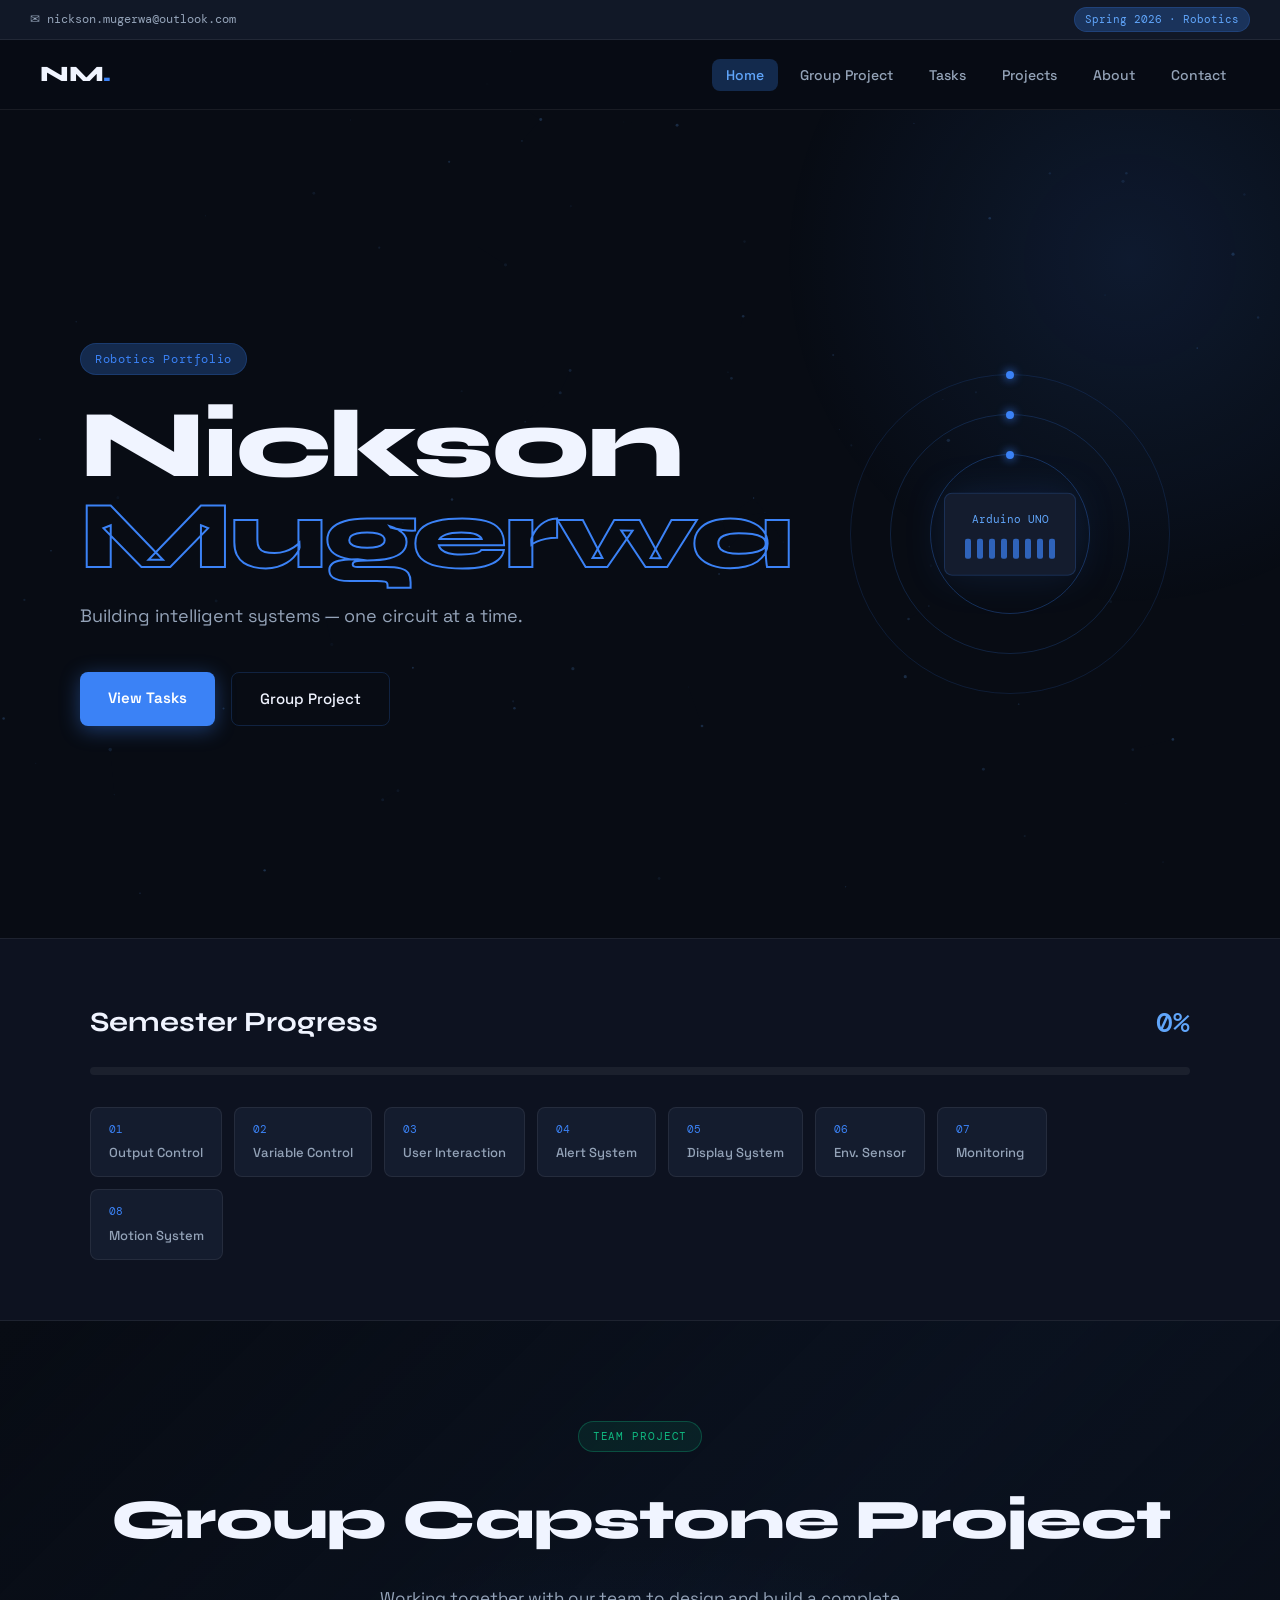
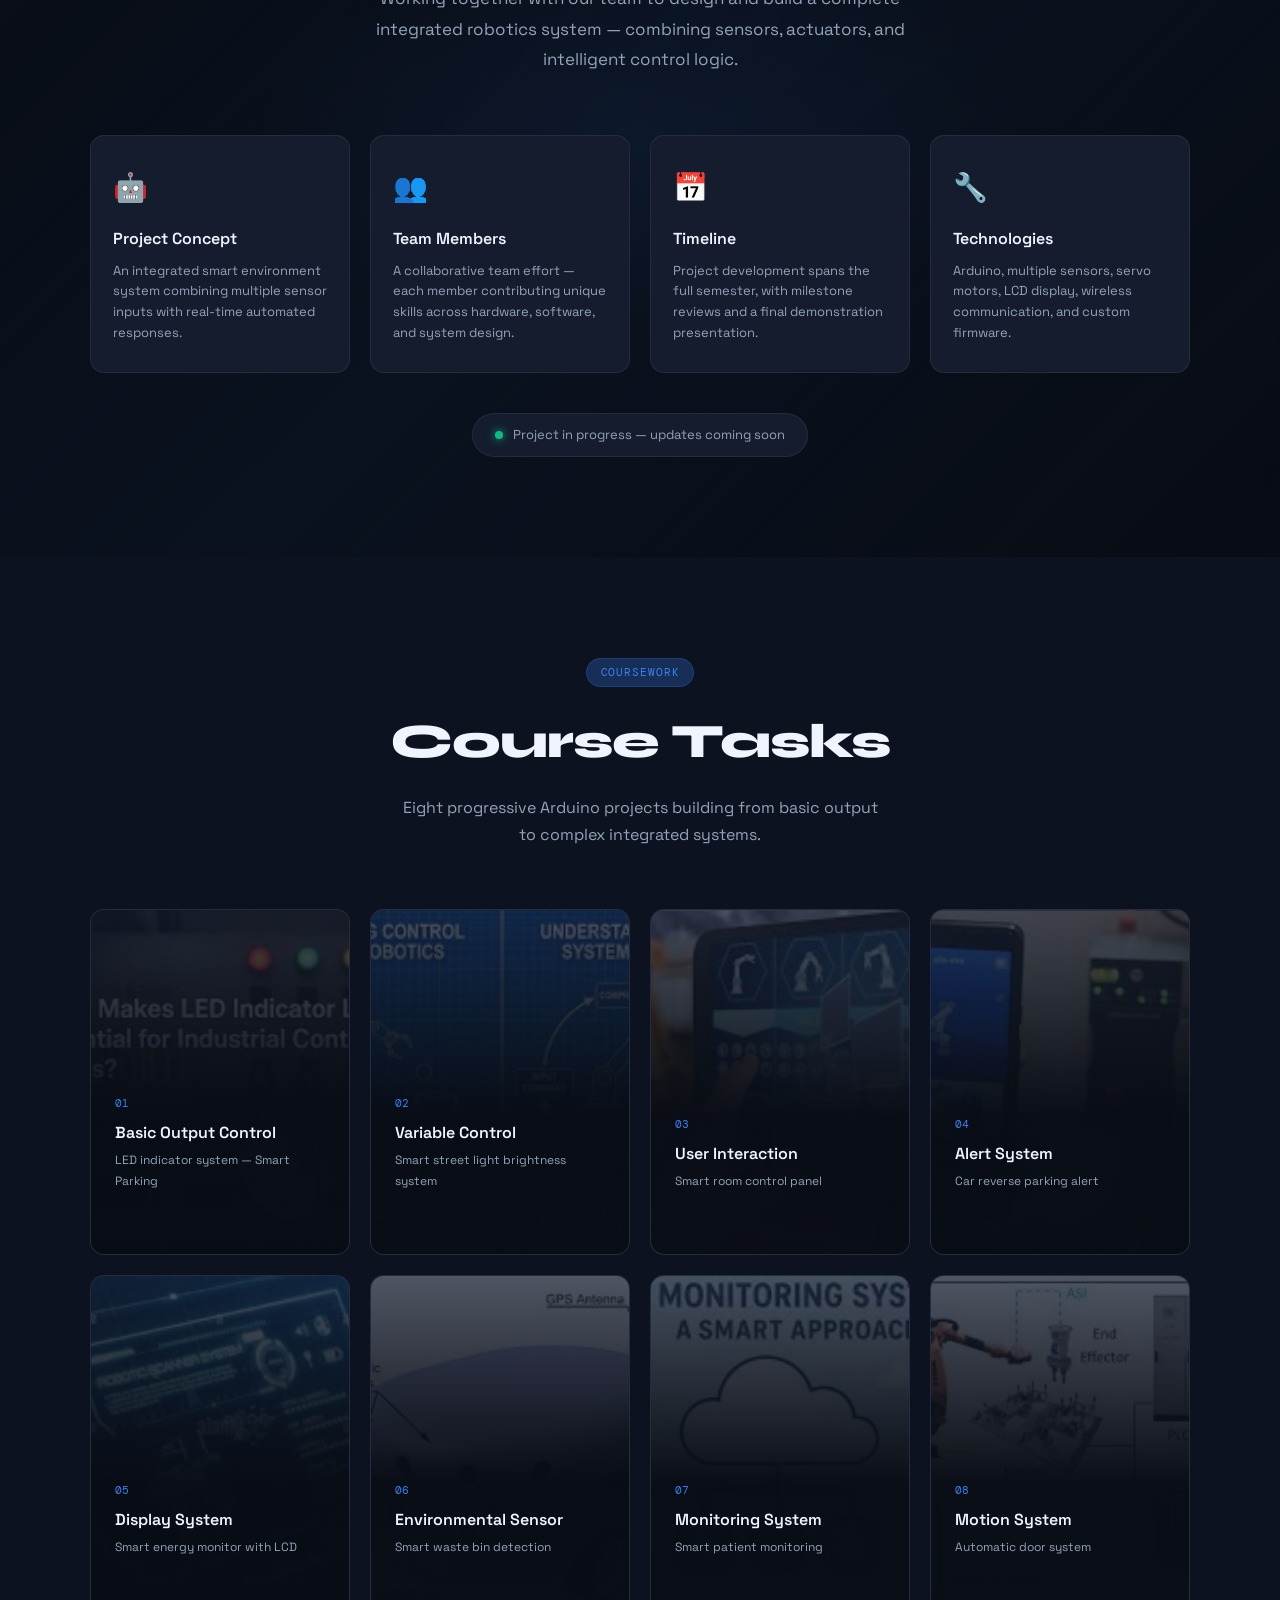
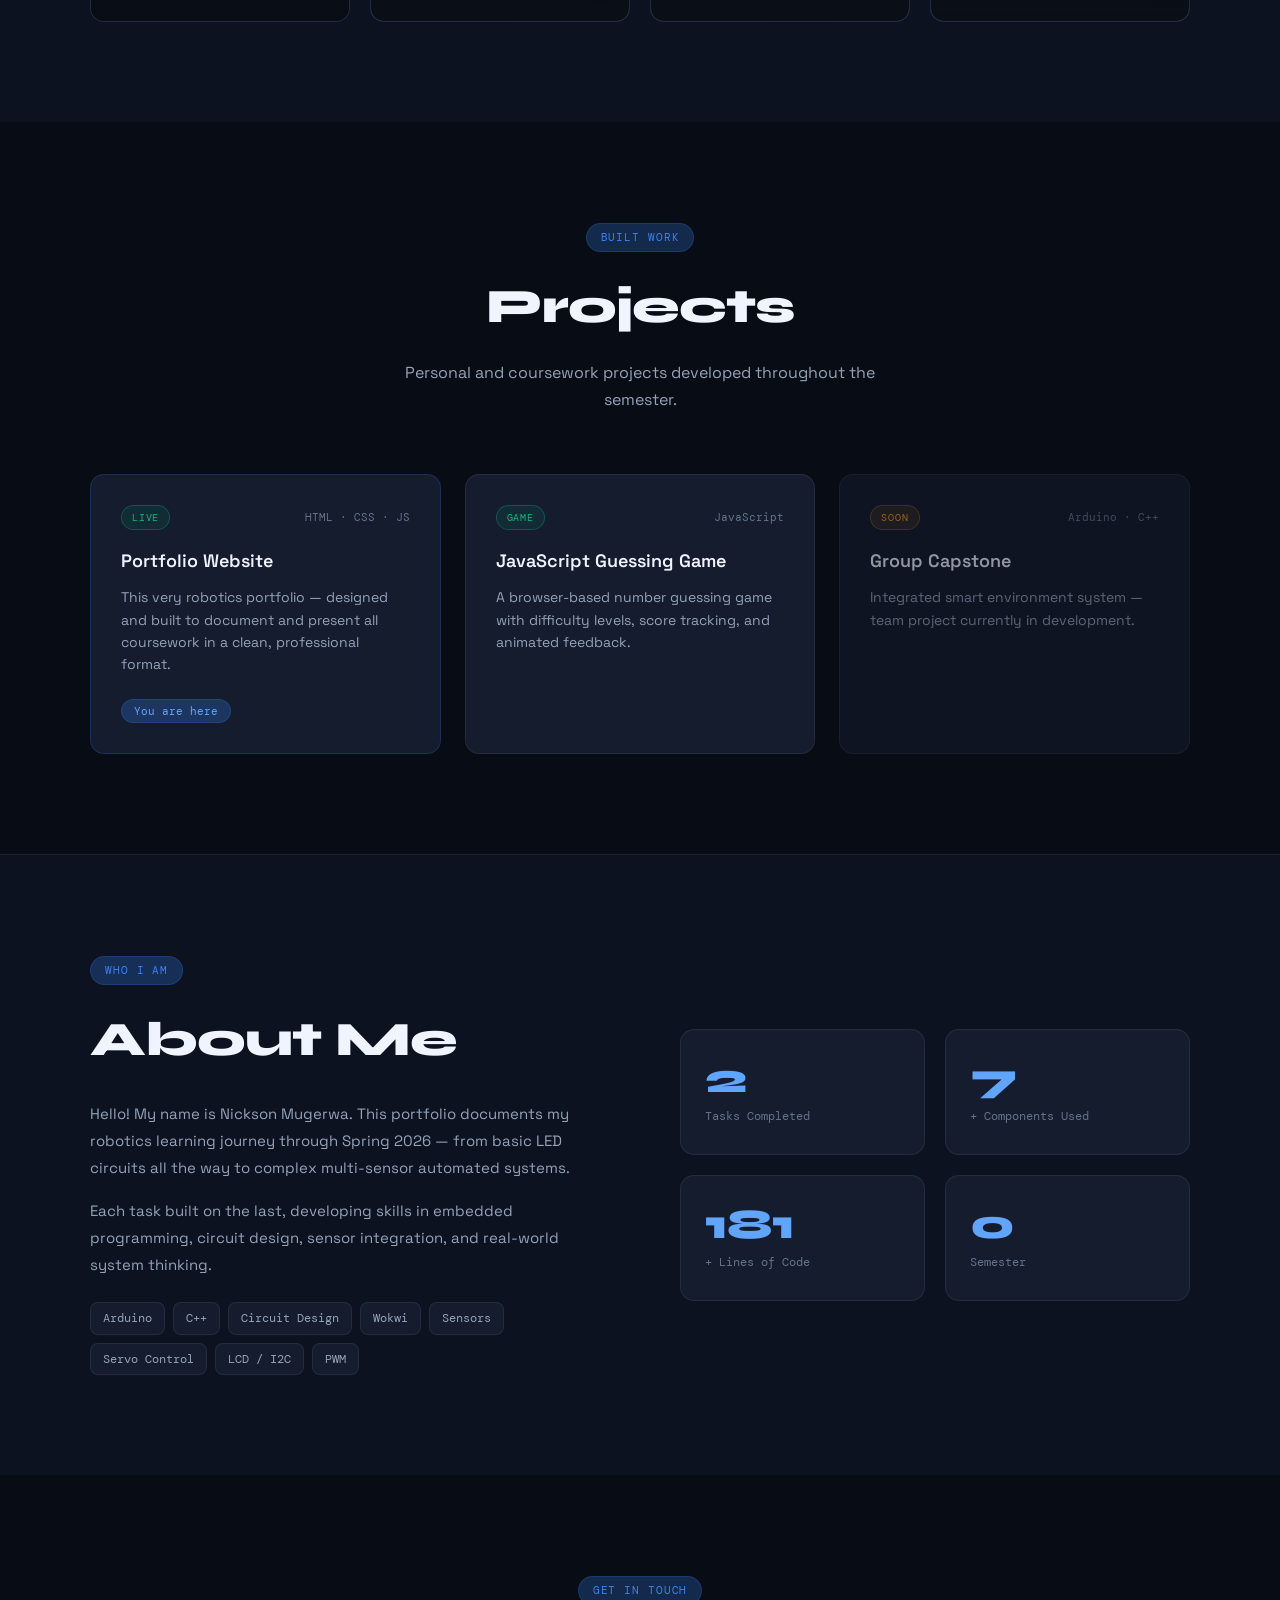
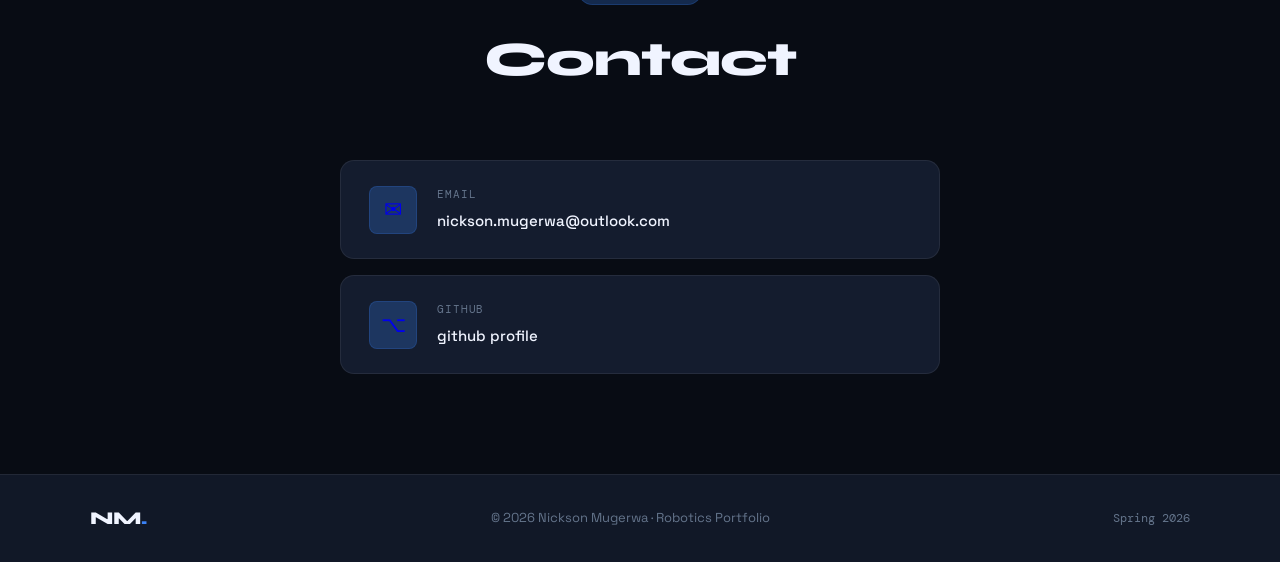
<file: index.html>
<!DOCTYPE html>
<html lang="en">
<head>
  <meta charset="UTF-8">
  <meta name="viewport" content="width=device-width, initial-scale=1.0">
  <title>Nickson Mugerwa – Robotics Portfolio</title>
  <link rel="stylesheet" href="styles.css">
  <link href="https://fonts.googleapis.com/css2?family=Space+Grotesk:wght@300;400;500;600;700&family=DM+Mono:wght@400;500&family=Syne:wght@700;800&display=swap" rel="stylesheet">
</head>
<body>

<!-- Particle canvas background -->
<canvas id="particles"></canvas>

<!-- Top bar -->
<div class="top-bar">
  <span class="top-bar-email">✉ nickson.mugerwa@outlook.com</span>
  <span class="top-bar-badge">Spring 2026 · Robotics</span>
</div>

<!-- Navigation -->
<nav class="main-nav" id="mainNav">
  <div class="nav-left">
    <span class="nav-logo">NM<span class="dot">.</span></span>
  </div>
  <ul class="nav-menu" id="navMenu">
    <li><a href="#hero">Home</a></li>
    <li><a href="#group-project">Group Project</a></li>
    <li><a href="#assignments">Tasks</a></li>
    <li><a href="#projects">Projects</a></li>
    <li><a href="#about">About</a></li>
    <li><a href="#contact">Contact</a></li>
  </ul>
  <button class="hamburger" id="hamburger" aria-label="Toggle menu">
    <span></span><span></span><span></span>
  </button>
</nav>

<!-- Hero Section -->
<section id="hero" class="hero-section">
  <div class="hero-content">
    <div class="hero-tag">Robotics Portfolio</div>
    <h1 class="hero-title">Nickson<br><span class="accent">Mugerwa</span></h1>
    <p class="hero-subtitle">Building intelligent systems — one circuit at a time.</p>
    <div class="hero-cta">
      <a href="#assignments" class="btn-primary">View Tasks</a>
      <a href="#group-project" class="btn-outline">Group Project</a>
    </div>
  </div>
  <div class="hero-visual">
    <div class="circuit-ring ring1"></div>
    <div class="circuit-ring ring2"></div>
    <div class="circuit-ring ring3"></div>
    <div class="hero-chip">
      <span class="chip-label">Arduino UNO</span>
      <div class="chip-pins">
        <span></span><span></span><span></span><span></span>
        <span></span><span></span><span></span><span></span>
      </div>
    </div>
  </div>
</section>

<!-- Progress Tracker -->
<section id="progress-section" class="progress-section">
  <div class="progress-inner">
    <div class="progress-header">
      <h2>Semester Progress</h2>
      <div class="progress-percent-display" id="progressPercent">0%</div>
    </div>
    <div class="progress-track">
      <div class="progress-fill" id="progressFill"></div>
    </div>
    <div class="task-chips">
      <label class="task-chip" data-task="1">
        <input type="checkbox" class="progress" id="week1">
        <span class="chip-inner"><span class="chip-num">01</span><span class="chip-name">Output Control</span></span>
      </label>
      <label class="task-chip" data-task="2">
        <input type="checkbox" class="progress" id="week2">
        <span class="chip-inner"><span class="chip-num">02</span><span class="chip-name">Variable Control</span></span>
      </label>
      <label class="task-chip" data-task="3">
        <input type="checkbox" class="progress" id="week3">
        <span class="chip-inner"><span class="chip-num">03</span><span class="chip-name">User Interaction</span></span>
      </label>
      <label class="task-chip" data-task="4">
        <input type="checkbox" class="progress" id="week4">
        <span class="chip-inner"><span class="chip-num">04</span><span class="chip-name">Alert System</span></span>
      </label>
      <label class="task-chip" data-task="5">
        <input type="checkbox" class="progress" id="week5">
        <span class="chip-inner"><span class="chip-num">05</span><span class="chip-name">Display System</span></span>
      </label>
      <label class="task-chip" data-task="6">
        <input type="checkbox" class="progress" id="week6">
        <span class="chip-inner"><span class="chip-num">06</span><span class="chip-name">Env. Sensor</span></span>
      </label>
      <label class="task-chip" data-task="7">
        <input type="checkbox" class="progress" id="week7">
        <span class="chip-inner"><span class="chip-num">07</span><span class="chip-name">Monitoring</span></span>
      </label>
      <label class="task-chip" data-task="8">
        <input type="checkbox" class="progress" id="week8">
        <span class="chip-inner"><span class="chip-num">08</span><span class="chip-name">Motion System</span></span>
      </label>
    </div>
  </div>
</section>

<!-- Group Project Banner -->
<section id="group-project" class="group-project-section">
  <div class="gp-inner">
    <div class="gp-badge">Team Project</div>
    <h2 class="gp-title">Group Capstone Project</h2>
    <p class="gp-subtitle">Working together with our team to design and build a complete integrated robotics system — combining sensors, actuators, and intelligent control logic.</p>
    <div class="gp-cards">
      <div class="gp-card">
        <div class="gp-card-icon">🤖</div>
        <h3>Project Concept</h3>
        <p>An integrated smart environment system combining multiple sensor inputs with real-time automated responses.</p>
      </div>
      <div class="gp-card">
        <div class="gp-card-icon">👥</div>
        <h3>Team Members</h3>
        <p>A collaborative team effort — each member contributing unique skills across hardware, software, and system design.</p>
      </div>
      <div class="gp-card">
        <div class="gp-card-icon">📅</div>
        <h3>Timeline</h3>
        <p>Project development spans the full semester, with milestone reviews and a final demonstration presentation.</p>
      </div>
      <div class="gp-card">
        <div class="gp-card-icon">🔧</div>
        <h3>Technologies</h3>
        <p>Arduino, multiple sensors, servo motors, LCD display, wireless communication, and custom firmware.</p>
      </div>
    </div>
    <div class="gp-status">
      <span class="status-dot"></span>
      <span>Project in progress — updates coming soon</span>
    </div>
  </div>
</section>

<!-- Assignments Section -->
<section id="assignments" class="assignments-section">
  <div class="section-header">
    <div class="section-tag">Coursework</div>
    <h2>Course Tasks</h2>
    <p>Eight progressive Arduino projects building from basic output to complex integrated systems.</p>
  </div>

  <div class="tasks-grid">

    <a href="pages/task1.html" class="task-card" data-num="01">
      <div class="task-card-bg" style="--bg: url('../images/task1.jpg')"></div>
      <div class="task-card-content">
        <span class="task-num">01</span>
        <h3>Basic Output Control</h3>
        <p>LED indicator system — Smart Parking</p>
        <span class="task-arrow">→</span>
      </div>
    </a>

    <a href="pages/task2.html" class="task-card" data-num="02">
      <div class="task-card-bg" style="--bg: url('../images/task2.jpg')"></div>
      <div class="task-card-content">
        <span class="task-num">02</span>
        <h3>Variable Control</h3>
        <p>Smart street light brightness system</p>
        <span class="task-arrow">→</span>
      </div>
    </a>

    <a href="pages/task3.html" class="task-card" data-num="03">
      <div class="task-card-bg" style="--bg: url('../images/task3.jpg')"></div>
      <div class="task-card-content">
        <span class="task-num">03</span>
        <h3>User Interaction</h3>
        <p>Smart room control panel</p>
        <span class="task-arrow">→</span>
      </div>
    </a>

    <a href="pages/task4.html" class="task-card" data-num="04">
      <div class="task-card-bg" style="--bg: url('../images/task4.jpg')"></div>
      <div class="task-card-content">
        <span class="task-num">04</span>
        <h3>Alert System</h3>
        <p>Car reverse parking alert</p>
        <span class="task-arrow">→</span>
      </div>
    </a>

    <a href="pages/task5.html" class="task-card" data-num="05">
      <div class="task-card-bg" style="--bg: url('../images/task5.jpg')"></div>
      <div class="task-card-content">
        <span class="task-num">05</span>
        <h3>Display System</h3>
        <p>Smart energy monitor with LCD</p>
        <span class="task-arrow">→</span>
      </div>
    </a>

    <a href="pages/task6.html" class="task-card" data-num="06">
      <div class="task-card-bg" style="--bg: url('../images/task6.jpg')"></div>
      <div class="task-card-content">
        <span class="task-num">06</span>
        <h3>Environmental Sensor</h3>
        <p>Smart waste bin detection</p>
        <span class="task-arrow">→</span>
      </div>
    </a>

    <a href="pages/task7.html" class="task-card" data-num="07">
      <div class="task-card-bg" style="--bg: url('../images/task7.jpg')"></div>
      <div class="task-card-content">
        <span class="task-num">07</span>
        <h3>Monitoring System</h3>
        <p>Smart patient monitoring</p>
        <span class="task-arrow">→</span>
      </div>
    </a>

    <a href="pages/task8.html" class="task-card" data-num="08">
      <div class="task-card-bg" style="--bg: url('../images/task8.jpg')"></div>
      <div class="task-card-content">
        <span class="task-num">08</span>
        <h3>Motion System</h3>
        <p>Automatic door system</p>
        <span class="task-arrow">→</span>
      </div>
    </a>

  </div>
</section>

<!-- Projects Section -->
<section id="projects" class="projects-section">
  <div class="section-header">
    <div class="section-tag">Built Work</div>
    <h2>Projects</h2>
    <p>Personal and coursework projects developed throughout the semester.</p>
  </div>
  <div class="projects-grid">
    <div class="project-card featured">
      <div class="project-card-top">
        <span class="project-badge">Live</span>
        <span class="project-tech">HTML · CSS · JS</span>
      </div>
      <h3>Portfolio Website</h3>
      <p>This very robotics portfolio — designed and built to document and present all coursework in a clean, professional format.</p>
      <div class="project-links">
        <span class="project-link-tag">You are here</span>
      </div>
    </div>
    <div class="project-card">
      <div class="project-card-top">
        <span class="project-badge">Game</span>
        <span class="project-tech">JavaScript</span>
      </div>
      <h3>JavaScript Guessing Game</h3>
      <p>A browser-based number guessing game with difficulty levels, score tracking, and animated feedback.</p>
    </div>
    <div class="project-card coming">
      <div class="project-card-top">
        <span class="project-badge upcoming">Soon</span>
        <span class="project-tech">Arduino · C++</span>
      </div>
      <h3>Group Capstone</h3>
      <p>Integrated smart environment system — team project currently in development.</p>
    </div>
  </div>
</section>

<!-- About Section -->
<section id="about" class="about-section">
  <div class="about-inner">
    <div class="about-left">
      <div class="section-tag">Who I Am</div>
      <h2>About Me</h2>
      <p>Hello! My name is Nickson Mugerwa. This portfolio documents my robotics learning journey through Spring 2026 — from basic LED circuits all the way to complex multi-sensor automated systems.</p>
      <p>Each task built on the last, developing skills in embedded programming, circuit design, sensor integration, and real-world system thinking.</p>
      <div class="skills-row">
        <span class="skill-tag">Arduino</span>
        <span class="skill-tag">C++</span>
        <span class="skill-tag">Circuit Design</span>
        <span class="skill-tag">Wokwi</span>
        <span class="skill-tag">Sensors</span>
        <span class="skill-tag">Servo Control</span>
        <span class="skill-tag">LCD / I2C</span>
        <span class="skill-tag">PWM</span>
      </div>
    </div>
    <div class="about-right">
      <div class="stat-box">
        <div class="stat">
          <span class="stat-num" data-target="8">0</span>
          <span class="stat-label">Tasks Completed</span>
        </div>
        <div class="stat">
          <span class="stat-num" data-target="20">0</span>
          <span class="stat-label">+ Components Used</span>
        </div>
        <div class="stat">
          <span class="stat-num" data-target="500">0</span>
          <span class="stat-label">+ Lines of Code</span>
        </div>
        <div class="stat">
          <span class="stat-num" data-target="1">0</span>
          <span class="stat-label">Semester</span>
        </div>
      </div>
    </div>
  </div>
</section>

<!-- Contact Section -->
<section id="contact" class="contact-section">
  <div class="section-header">
    <div class="section-tag">Get In Touch</div>
    <h2>Contact</h2>
  </div>
  <div class="contact-cards">
    <a href="mailto:nickson.mugerwa@outlook.com" class="contact-card">
      <div class="contact-icon">✉</div>
      <div class="contact-info">
        <span class="contact-label">Email</span>
        <span class="contact-value">nickson.mugerwa@outlook.com</span>
      </div>
    </a>
    <a href="https://github.com/Nickson046" target="_blank" class="contact-card">
      <div class="contact-icon">⌥</div>
      <div class="contact-info">
        <span class="contact-label">GitHub</span>
        <span class="contact-value">github profile</span>
      </div>
    </a>
  </div>
</section>

<!-- Footer -->
<footer class="main-footer">
  <div class="footer-inner">
    <span class="footer-logo">NM<span class="dot">.</span></span>
    <span class="footer-copy">© 2026 Nickson Mugerwa · Robotics Portfolio</span>
    <span class="footer-right">Spring 2026</span>
  </div>
</footer>

<script src="script.js"></script>
</body>
</html>
</file>
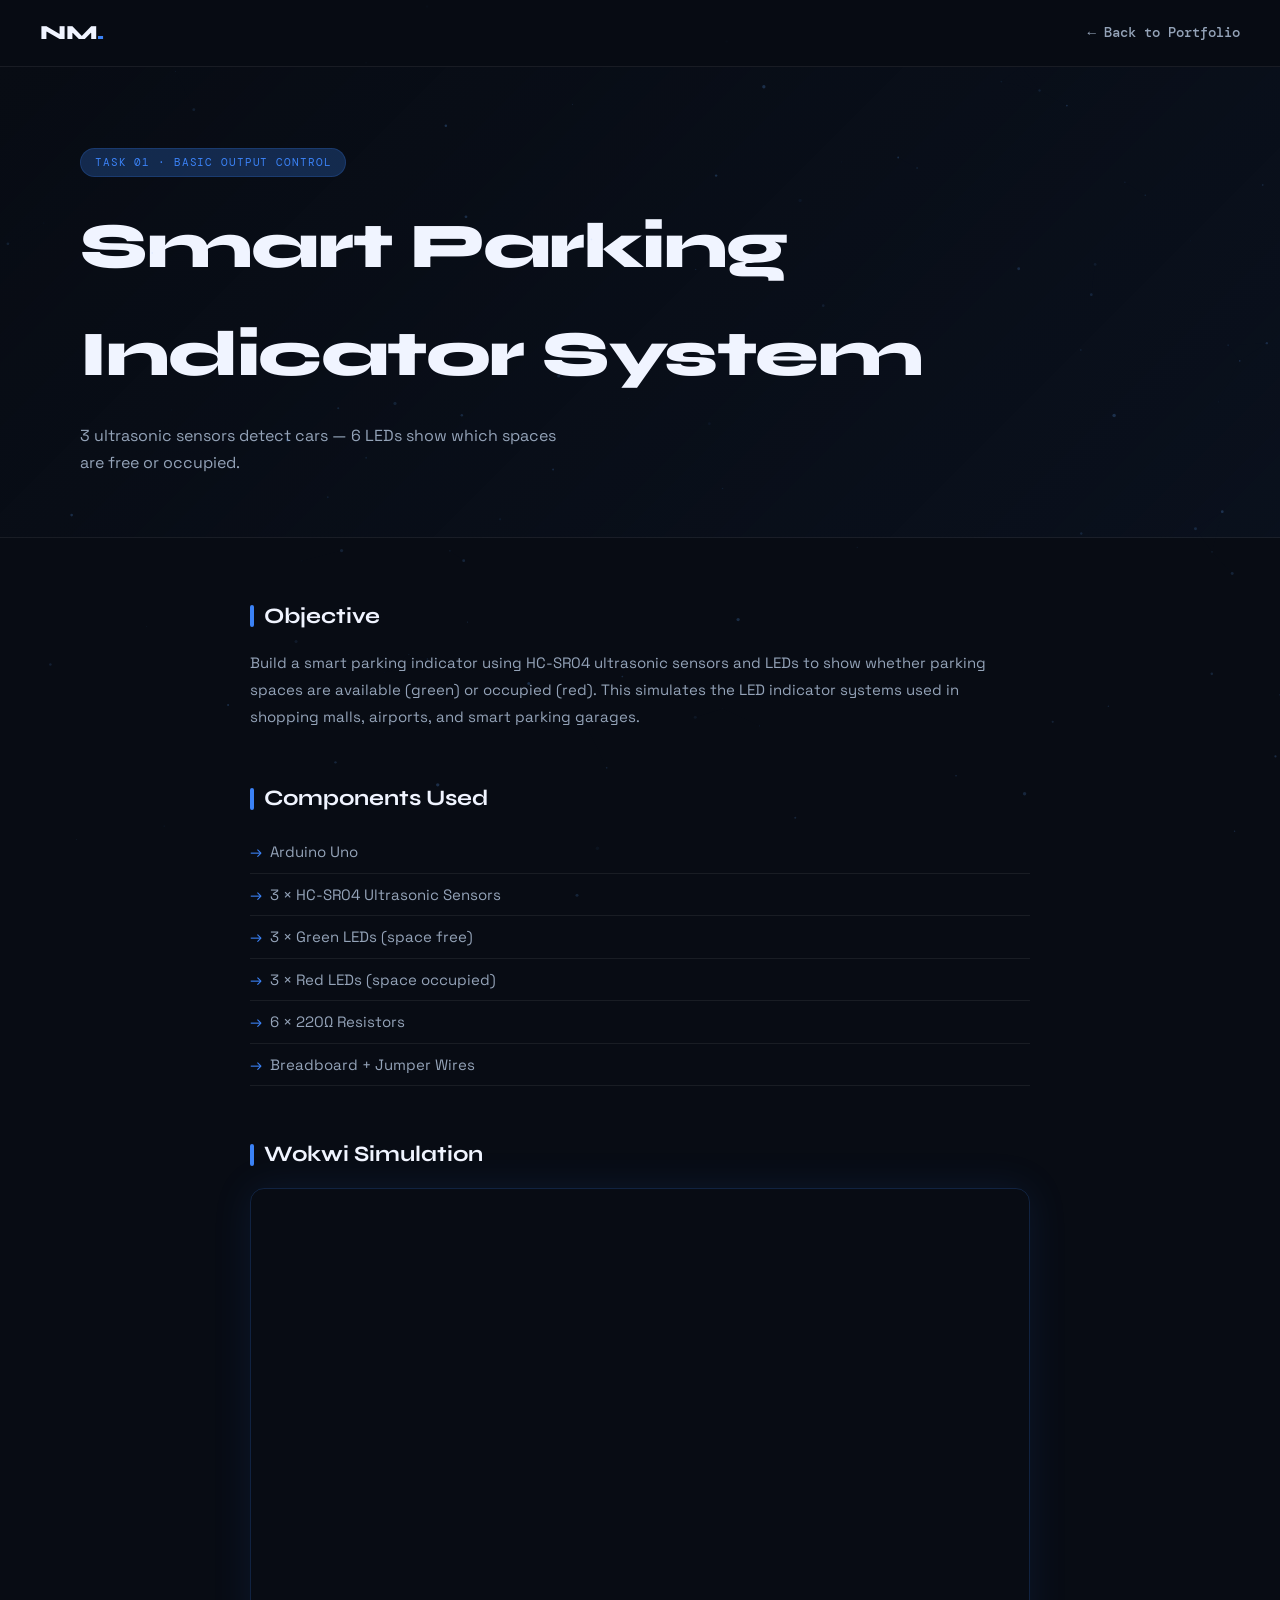
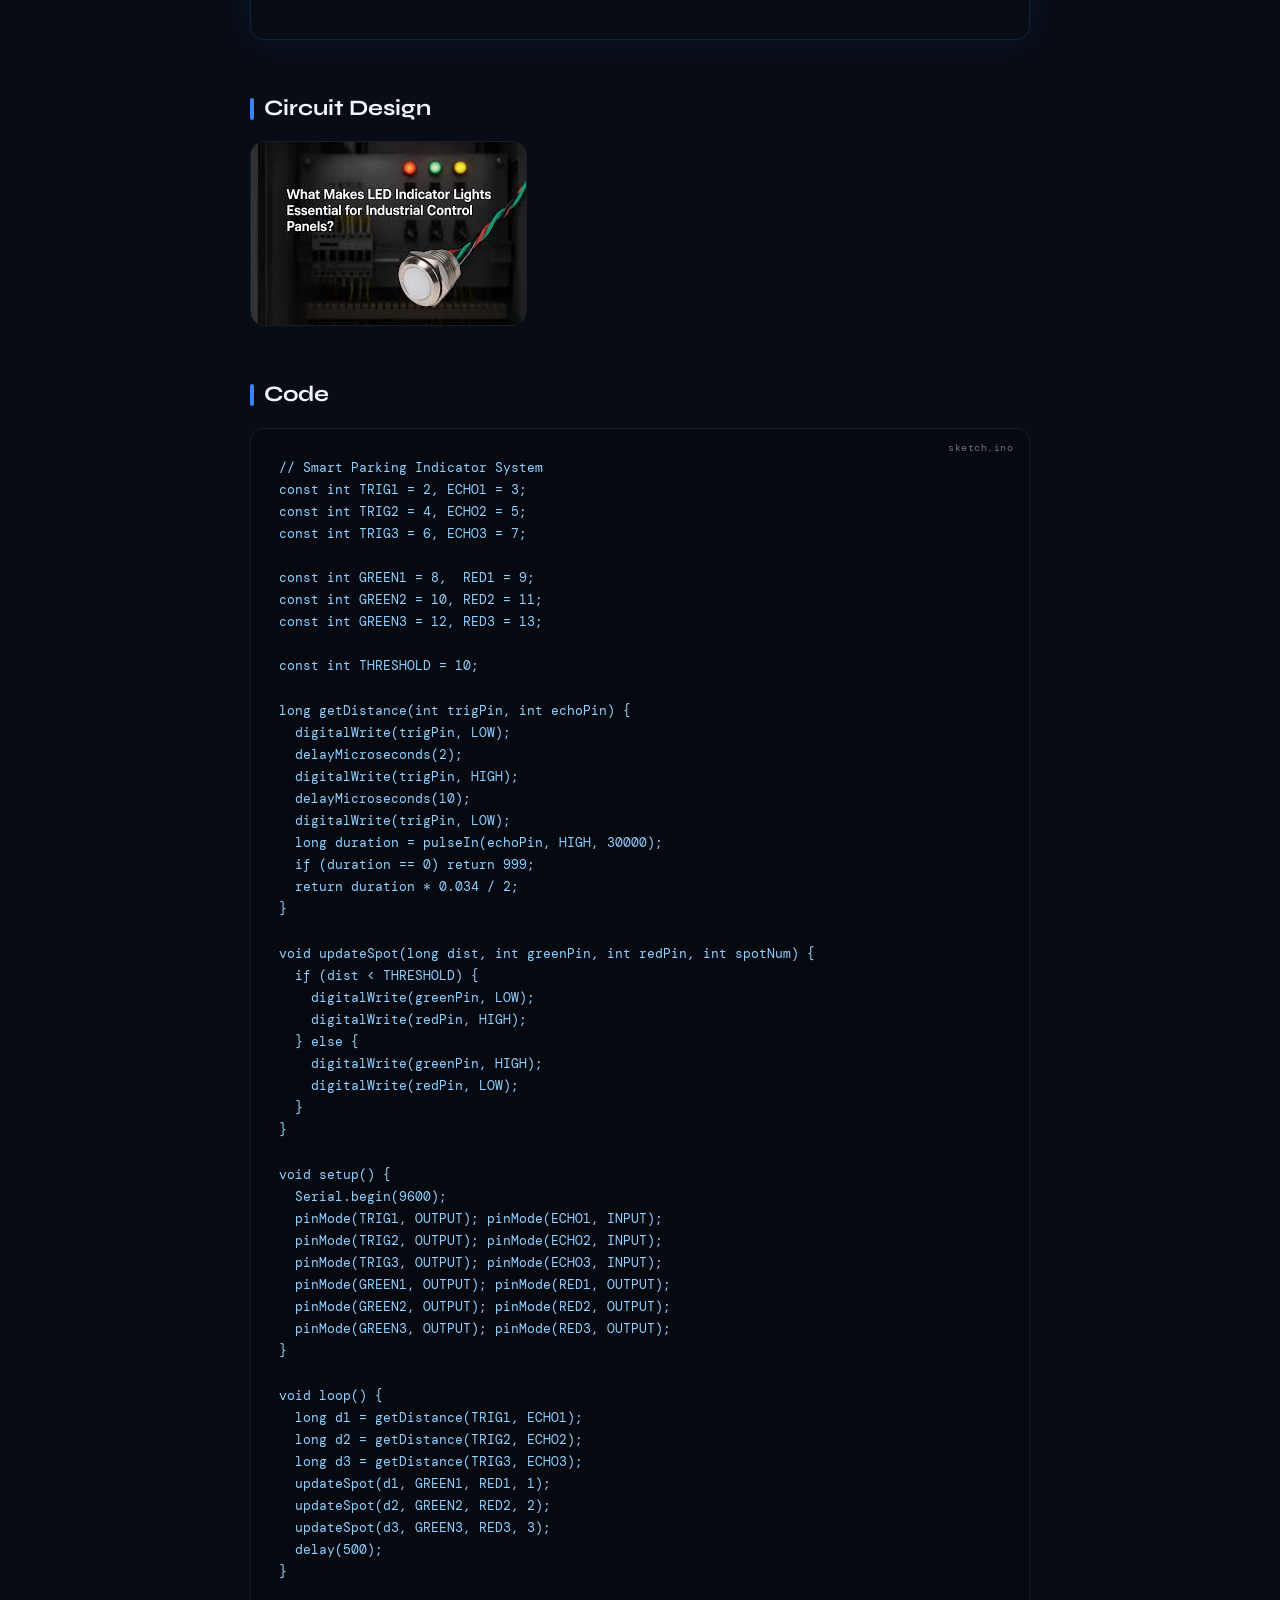
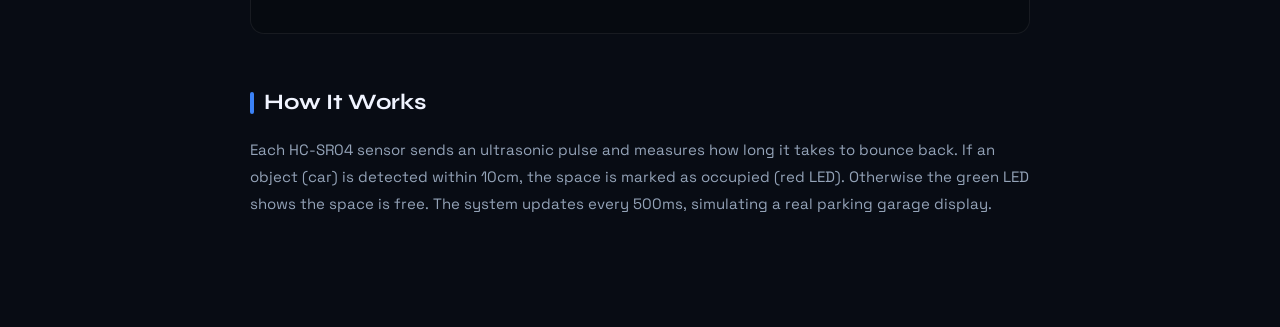
<file: pages/task1.html>
<!DOCTYPE html>
<html lang="en">
<head>
  <meta charset="UTF-8">
  <meta name="viewport" content="width=device-width, initial-scale=1.0">
  <title>Task 1 – Smart Parking Indicator | Nickson Mugerwa</title>
  <link rel="stylesheet" href="../styles.css">
  <link href="https://fonts.googleapis.com/css2?family=Space+Grotesk:wght@300;400;500;600;700&family=DM+Mono:wght@400;500&family=Syne:wght@700;800&display=swap" rel="stylesheet">
</head>
<body>

<canvas id="particles"></canvas>

<nav class="page-nav">
  <span class="nav-logo">NM<span class="dot">.</span></span>
  <a href="../index.html" class="back-link">← Back to Portfolio</a>
</nav>

<div class="page-hero">
  <div class="page-tag">Task 01 · Basic Output Control</div>
  <h1>Smart Parking<br>Indicator System</h1>
  <p>3 ultrasonic sensors detect cars — 6 LEDs show which spaces are free or occupied.</p>
</div>

<div class="page-body">

  <div class="content-block">
    <h2>Objective</h2>
    <p>Build a smart parking indicator using HC-SR04 ultrasonic sensors and LEDs to show whether parking spaces are available (green) or occupied (red). This simulates the LED indicator systems used in shopping malls, airports, and smart parking garages.</p>
  </div>

  <div class="content-block">
    <h2>Components Used</h2>
    <ul>
      <li>Arduino Uno</li>
      <li>3 × HC-SR04 Ultrasonic Sensors</li>
      <li>3 × Green LEDs (space free)</li>
      <li>3 × Red LEDs (space occupied)</li>
      <li>6 × 220Ω Resistors</li>
      <li>Breadboard + Jumper Wires</li>
    </ul>
  </div>

  <div class="content-block">
    <h2>Wokwi Simulation</h2>
    <div class="sim-wrapper">
      <iframe src="https://wokwi.com/projects/457499206824872961" loading="lazy"></iframe>
    </div>
  </div>

  <div class="content-block">
    <h2>Circuit Design</h2>
    <img src="../images/task1.jpg" alt="Task 1 circuit">
  </div>

  <div class="content-block">
    <h2>Code</h2>
    <pre>
// Smart Parking Indicator System
const int TRIG1 = 2, ECHO1 = 3;
const int TRIG2 = 4, ECHO2 = 5;
const int TRIG3 = 6, ECHO3 = 7;

const int GREEN1 = 8,  RED1 = 9;
const int GREEN2 = 10, RED2 = 11;
const int GREEN3 = 12, RED3 = 13;

const int THRESHOLD = 10;

long getDistance(int trigPin, int echoPin) {
  digitalWrite(trigPin, LOW);
  delayMicroseconds(2);
  digitalWrite(trigPin, HIGH);
  delayMicroseconds(10);
  digitalWrite(trigPin, LOW);
  long duration = pulseIn(echoPin, HIGH, 30000);
  if (duration == 0) return 999;
  return duration * 0.034 / 2;
}

void updateSpot(long dist, int greenPin, int redPin, int spotNum) {
  if (dist < THRESHOLD) {
    digitalWrite(greenPin, LOW);
    digitalWrite(redPin, HIGH);
  } else {
    digitalWrite(greenPin, HIGH);
    digitalWrite(redPin, LOW);
  }
}

void setup() {
  Serial.begin(9600);
  pinMode(TRIG1, OUTPUT); pinMode(ECHO1, INPUT);
  pinMode(TRIG2, OUTPUT); pinMode(ECHO2, INPUT);
  pinMode(TRIG3, OUTPUT); pinMode(ECHO3, INPUT);
  pinMode(GREEN1, OUTPUT); pinMode(RED1, OUTPUT);
  pinMode(GREEN2, OUTPUT); pinMode(RED2, OUTPUT);
  pinMode(GREEN3, OUTPUT); pinMode(RED3, OUTPUT);
}

void loop() {
  long d1 = getDistance(TRIG1, ECHO1);
  long d2 = getDistance(TRIG2, ECHO2);
  long d3 = getDistance(TRIG3, ECHO3);
  updateSpot(d1, GREEN1, RED1, 1);
  updateSpot(d2, GREEN2, RED2, 2);
  updateSpot(d3, GREEN3, RED3, 3);
  delay(500);
}
    </pre>
  </div>

  <div class="content-block">
    <h2>How It Works</h2>
    <p>Each HC-SR04 sensor sends an ultrasonic pulse and measures how long it takes to bounce back. If an object (car) is detected within 10cm, the space is marked as occupied (red LED). Otherwise the green LED shows the space is free. The system updates every 500ms, simulating a real parking garage display.</p>
  </div>

</div>

<script src="../script.js"></script>
</body>
</html>
</file>
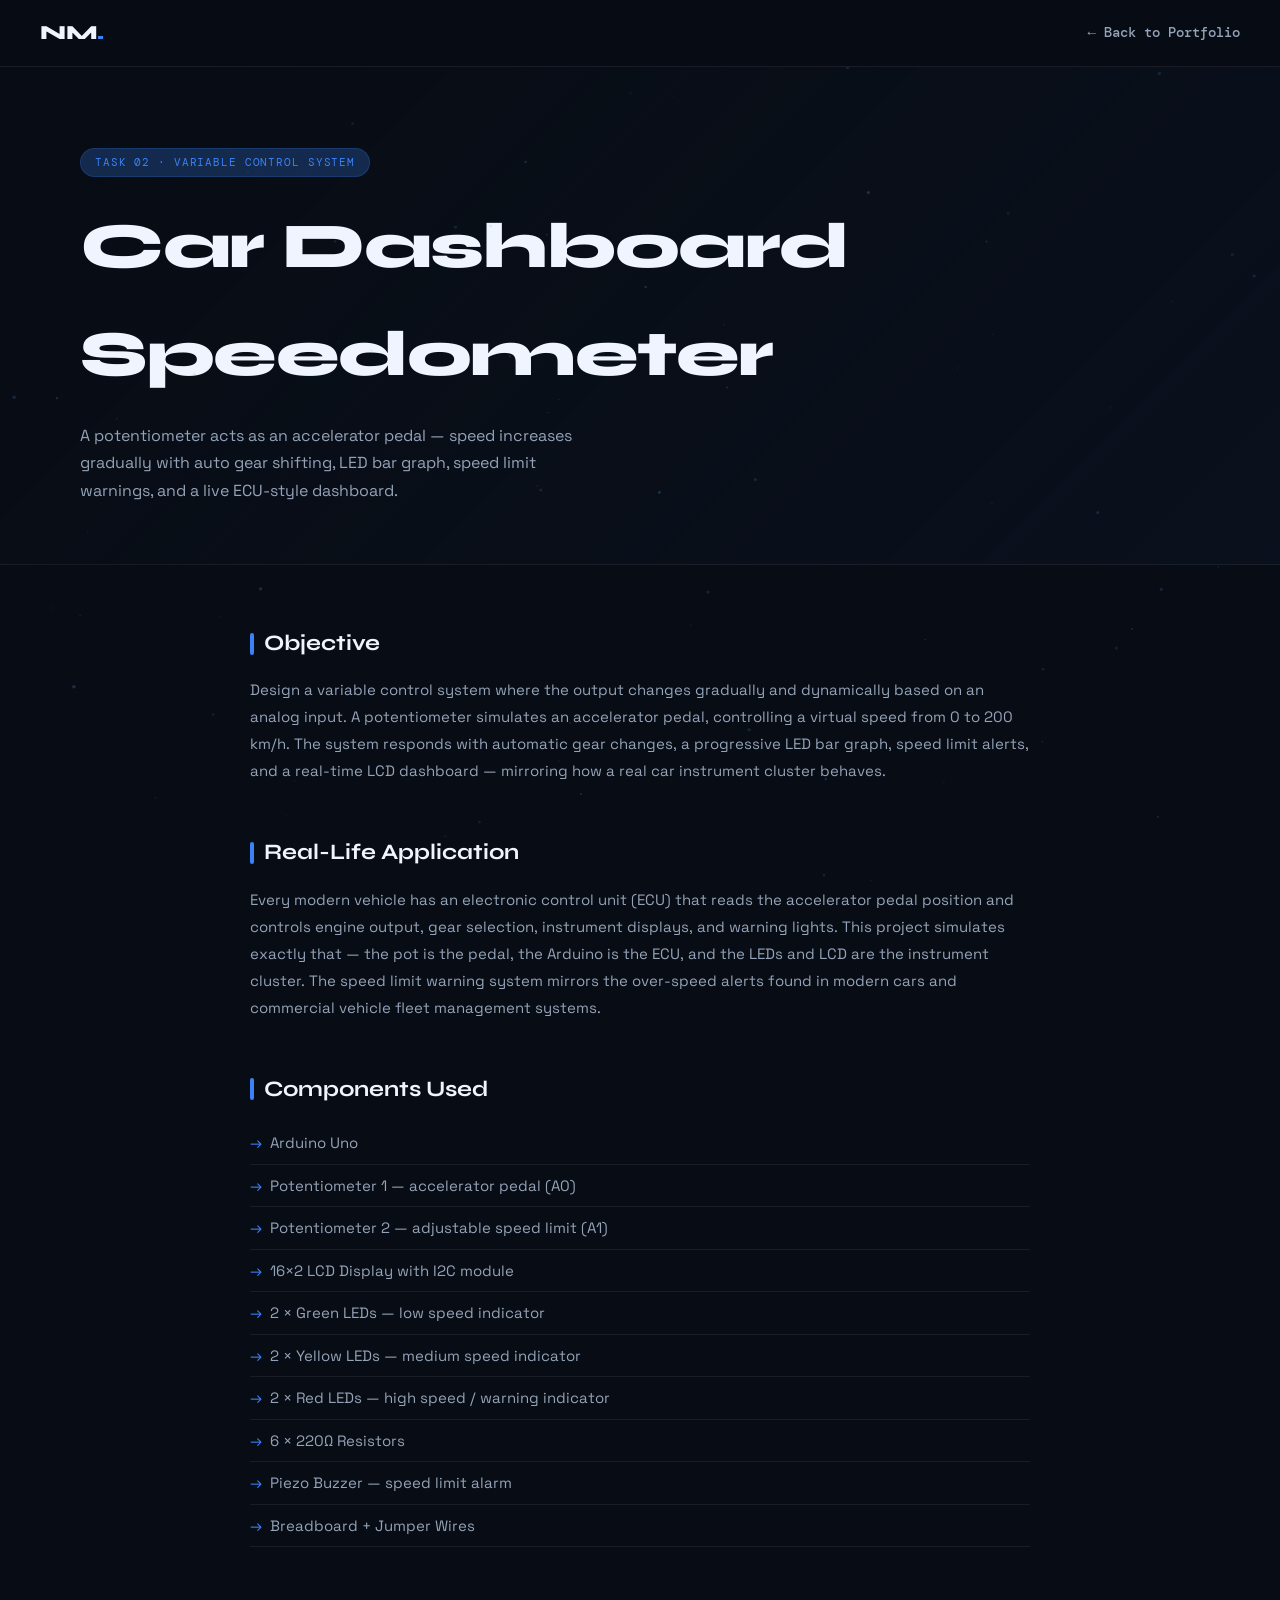
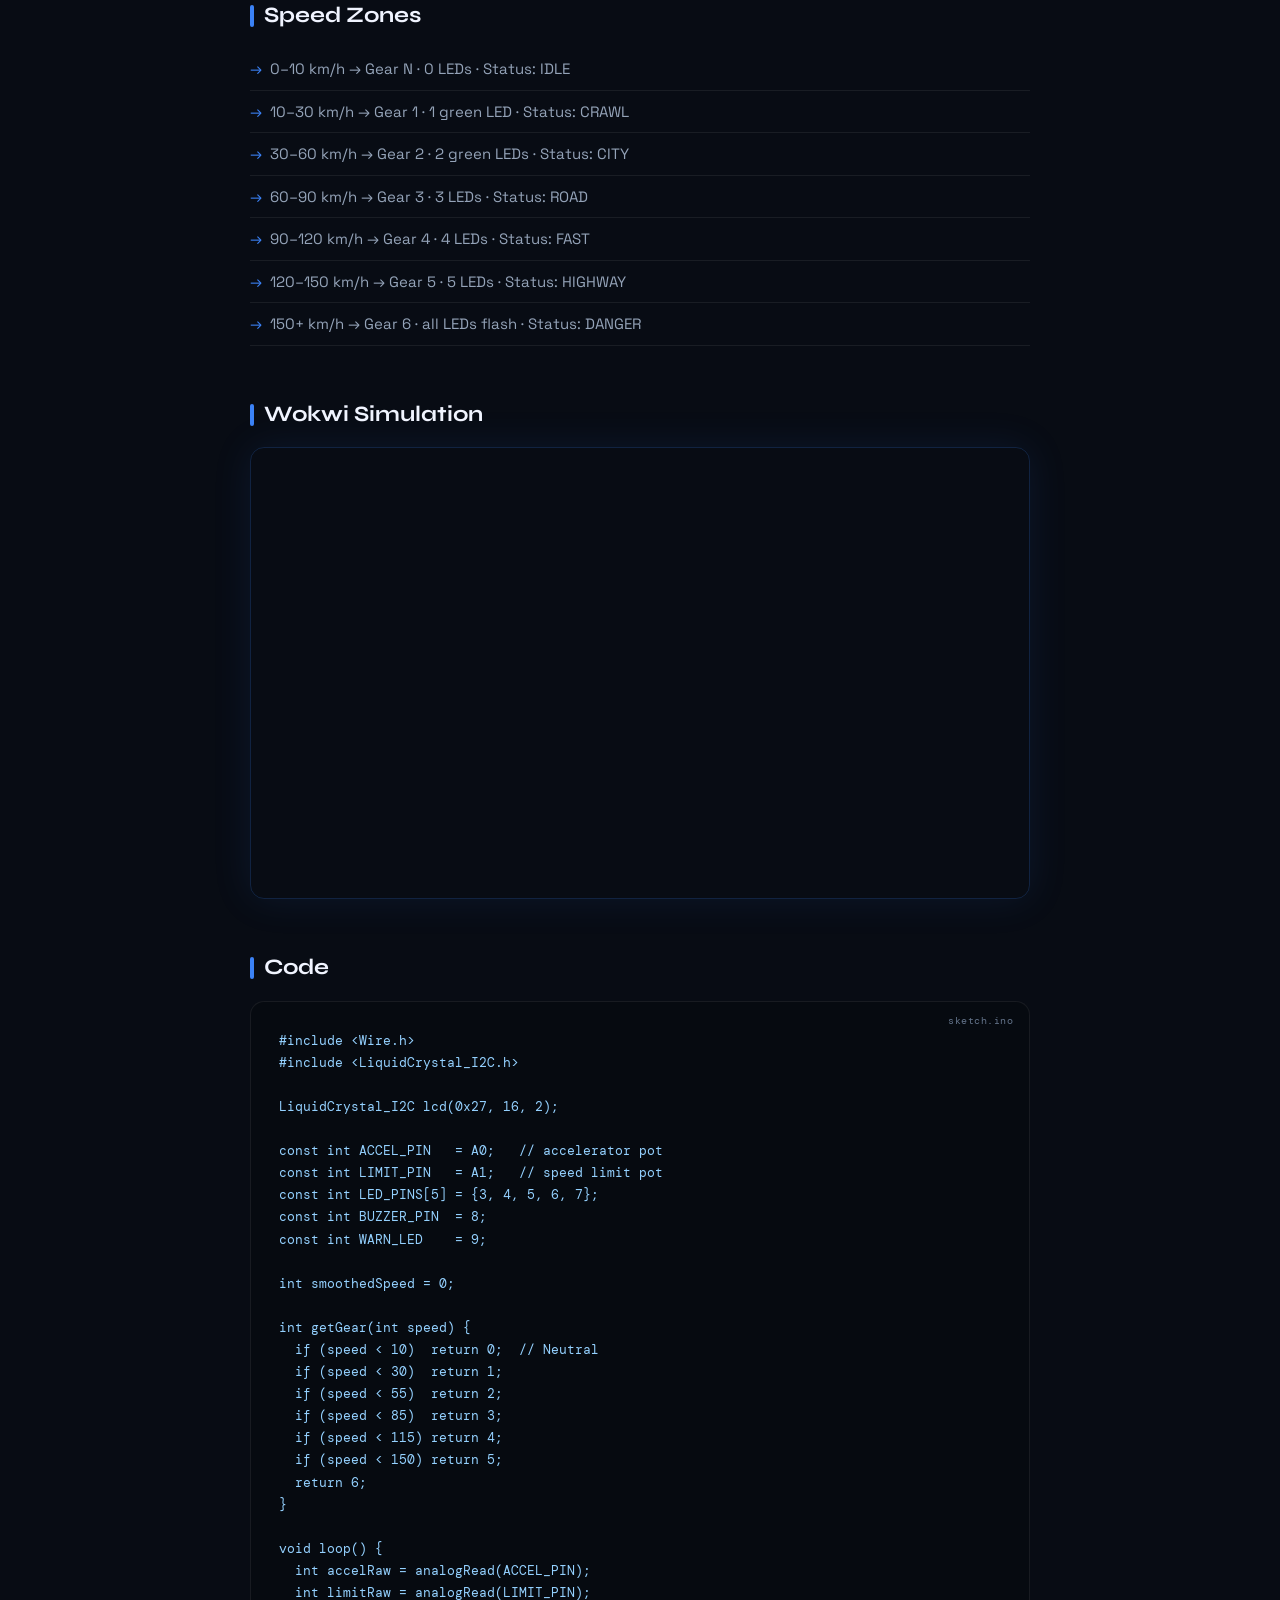
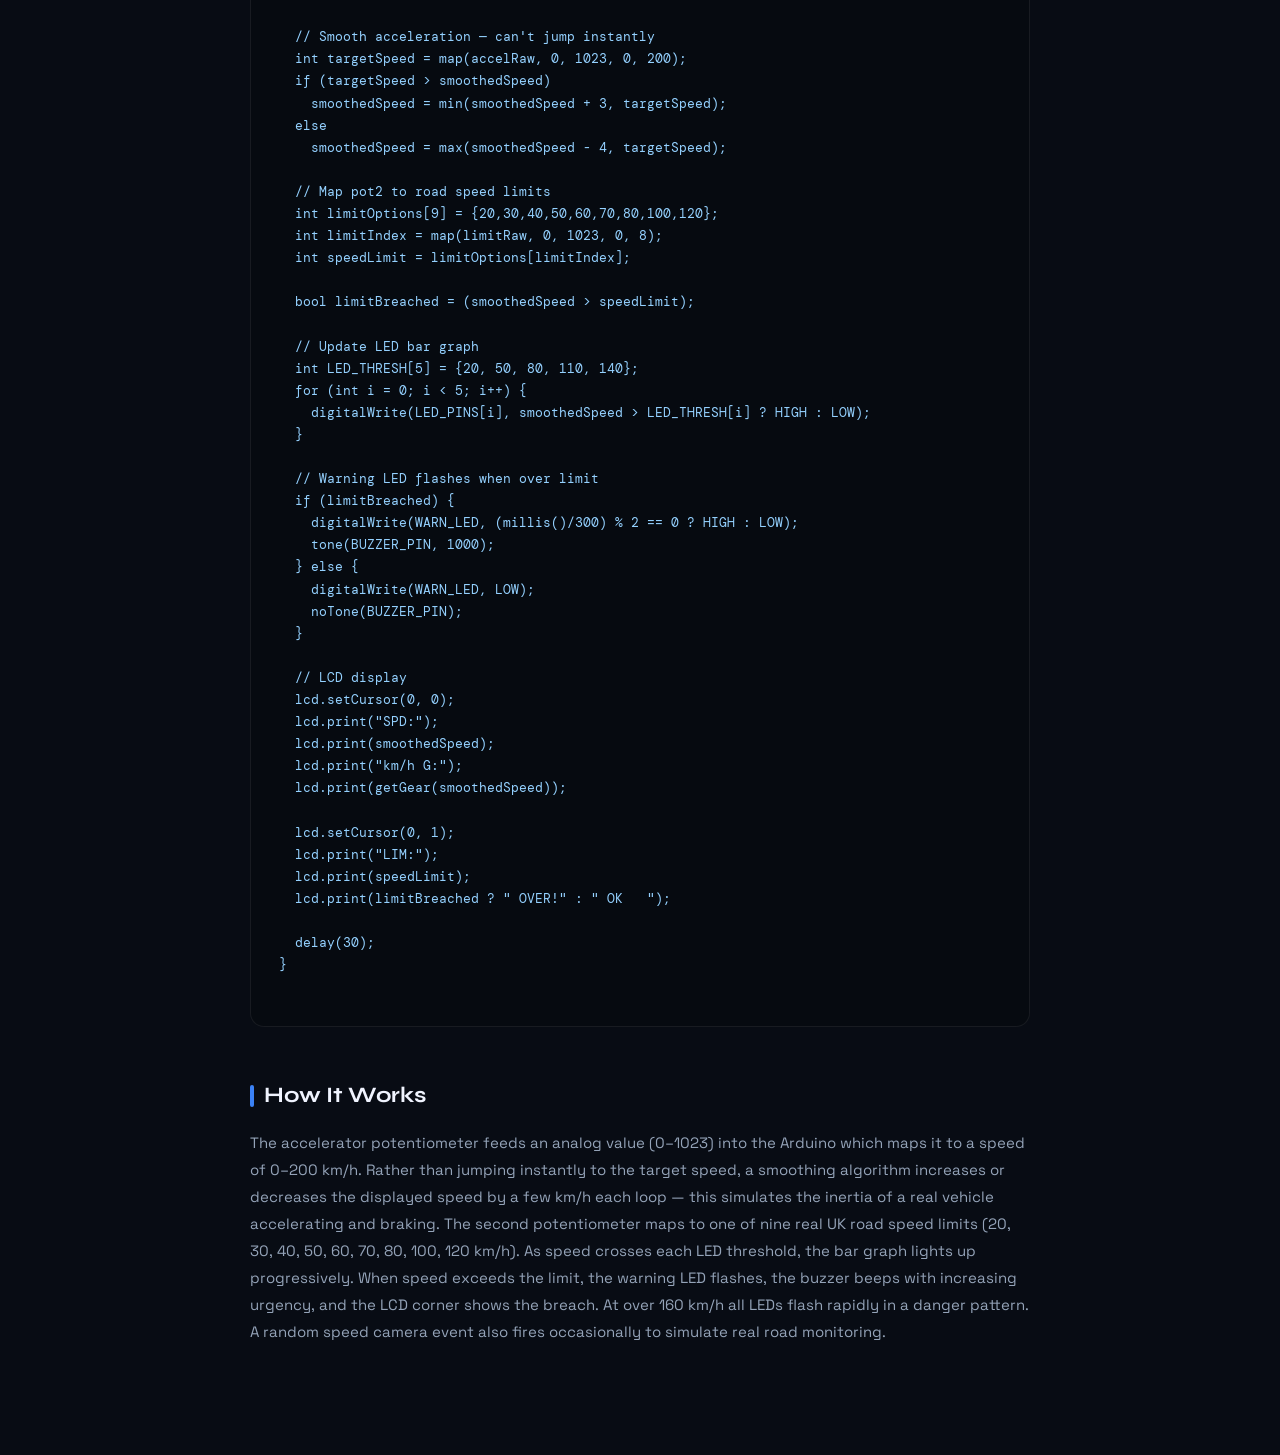
<file: pages/task2.html>
<!DOCTYPE html>
<html lang="en">
<head>
  <meta charset="UTF-8">
  <meta name="viewport" content="width=device-width, initial-scale=1.0">
  <title>Task 2 – Car Dashboard Speedometer | Nickson Mugerwa</title>
  <link rel="stylesheet" href="../styles.css">
  <link href="https://fonts.googleapis.com/css2?family=Space+Grotesk:wght@300;400;500;600;700&family=DM+Mono:wght@400;500&family=Syne:wght@700;800&display=swap" rel="stylesheet">
</head>
<body>

<canvas id="particles"></canvas>

<nav class="page-nav">
  <span class="nav-logo">NM<span class="dot">.</span></span>
  <a href="../index.html" class="back-link">← Back to Portfolio</a>
</nav>

<div class="page-hero">
  <div class="page-tag">Task 02 · Variable Control System</div>
  <h1>Car Dashboard<br>Speedometer</h1>
  <p>A potentiometer acts as an accelerator pedal — speed increases gradually with auto gear shifting, LED bar graph, speed limit warnings, and a live ECU-style dashboard.</p>
</div>

<div class="page-body">

  <div class="content-block">
    <h2>Objective</h2>
    <p>Design a variable control system where the output changes gradually and dynamically based on an analog input. A potentiometer simulates an accelerator pedal, controlling a virtual speed from 0 to 200 km/h. The system responds with automatic gear changes, a progressive LED bar graph, speed limit alerts, and a real-time LCD dashboard — mirroring how a real car instrument cluster behaves.</p>
  </div>

  <div class="content-block">
    <h2>Real-Life Application</h2>
    <p>Every modern vehicle has an electronic control unit (ECU) that reads the accelerator pedal position and controls engine output, gear selection, instrument displays, and warning lights. This project simulates exactly that — the pot is the pedal, the Arduino is the ECU, and the LEDs and LCD are the instrument cluster. The speed limit warning system mirrors the over-speed alerts found in modern cars and commercial vehicle fleet management systems.</p>
  </div>

  <div class="content-block">
    <h2>Components Used</h2>
    <ul>
      <li>Arduino Uno</li>
      <li>Potentiometer 1 — accelerator pedal (A0)</li>
      <li>Potentiometer 2 — adjustable speed limit (A1)</li>
      <li>16×2 LCD Display with I2C module</li>
      <li>2 × Green LEDs — low speed indicator</li>
      <li>2 × Yellow LEDs — medium speed indicator</li>
      <li>2 × Red LEDs — high speed / warning indicator</li>
      <li>6 × 220Ω Resistors</li>
      <li>Piezo Buzzer — speed limit alarm</li>
      <li>Breadboard + Jumper Wires</li>
    </ul>
  </div>

  <div class="content-block">
    <h2>Speed Zones</h2>
    <ul>
      <li>0–10 km/h → Gear N · 0 LEDs · Status: IDLE</li>
      <li>10–30 km/h → Gear 1 · 1 green LED · Status: CRAWL</li>
      <li>30–60 km/h → Gear 2 · 2 green LEDs · Status: CITY</li>
      <li>60–90 km/h → Gear 3 · 3 LEDs · Status: ROAD</li>
      <li>90–120 km/h → Gear 4 · 4 LEDs · Status: FAST</li>
      <li>120–150 km/h → Gear 5 · 5 LEDs · Status: HIGHWAY</li>
      <li>150+ km/h → Gear 6 · all LEDs flash · Status: DANGER</li>
    </ul>
  </div>

  <div class="content-block">
    <h2>Wokwi Simulation</h2>
    <div class="sim-wrapper">
      <iframe src="https://wokwi.com/projects/457584096420955137" loading="lazy"></iframe>
    </div>
  </div>

  <div class="content-block">
    <h2>Code</h2>
    <pre>
#include &lt;Wire.h&gt;
#include &lt;LiquidCrystal_I2C.h&gt;

LiquidCrystal_I2C lcd(0x27, 16, 2);

const int ACCEL_PIN   = A0;   // accelerator pot
const int LIMIT_PIN   = A1;   // speed limit pot
const int LED_PINS[5] = {3, 4, 5, 6, 7};
const int BUZZER_PIN  = 8;
const int WARN_LED    = 9;

int smoothedSpeed = 0;

int getGear(int speed) {
  if (speed < 10)  return 0;  // Neutral
  if (speed < 30)  return 1;
  if (speed < 55)  return 2;
  if (speed < 85)  return 3;
  if (speed < 115) return 4;
  if (speed < 150) return 5;
  return 6;
}

void loop() {
  int accelRaw = analogRead(ACCEL_PIN);
  int limitRaw = analogRead(LIMIT_PIN);

  // Smooth acceleration — can't jump instantly
  int targetSpeed = map(accelRaw, 0, 1023, 0, 200);
  if (targetSpeed > smoothedSpeed)
    smoothedSpeed = min(smoothedSpeed + 3, targetSpeed);
  else
    smoothedSpeed = max(smoothedSpeed - 4, targetSpeed);

  // Map pot2 to road speed limits
  int limitOptions[9] = {20,30,40,50,60,70,80,100,120};
  int limitIndex = map(limitRaw, 0, 1023, 0, 8);
  int speedLimit = limitOptions[limitIndex];

  bool limitBreached = (smoothedSpeed > speedLimit);

  // Update LED bar graph
  int LED_THRESH[5] = {20, 50, 80, 110, 140};
  for (int i = 0; i &lt; 5; i++) {
    digitalWrite(LED_PINS[i], smoothedSpeed > LED_THRESH[i] ? HIGH : LOW);
  }

  // Warning LED flashes when over limit
  if (limitBreached) {
    digitalWrite(WARN_LED, (millis()/300) % 2 == 0 ? HIGH : LOW);
    tone(BUZZER_PIN, 1000);
  } else {
    digitalWrite(WARN_LED, LOW);
    noTone(BUZZER_PIN);
  }

  // LCD display
  lcd.setCursor(0, 0);
  lcd.print("SPD:");
  lcd.print(smoothedSpeed);
  lcd.print("km/h G:");
  lcd.print(getGear(smoothedSpeed));

  lcd.setCursor(0, 1);
  lcd.print("LIM:");
  lcd.print(speedLimit);
  lcd.print(limitBreached ? " OVER!" : " OK   ");

  delay(30);
}
    </pre>
  </div>

  <div class="content-block">
    <h2>How It Works</h2>
    <p>The accelerator potentiometer feeds an analog value (0–1023) into the Arduino which maps it to a speed of 0–200 km/h. Rather than jumping instantly to the target speed, a smoothing algorithm increases or decreases the displayed speed by a few km/h each loop — this simulates the inertia of a real vehicle accelerating and braking. The second potentiometer maps to one of nine real UK road speed limits (20, 30, 40, 50, 60, 70, 80, 100, 120 km/h). As speed crosses each LED threshold, the bar graph lights up progressively. When speed exceeds the limit, the warning LED flashes, the buzzer beeps with increasing urgency, and the LCD corner shows the breach. At over 160 km/h all LEDs flash rapidly in a danger pattern. A random speed camera event also fires occasionally to simulate real road monitoring.</p>
  </div>

</div>

<script src="../script.js"></script>
</body>
</html>
</file>
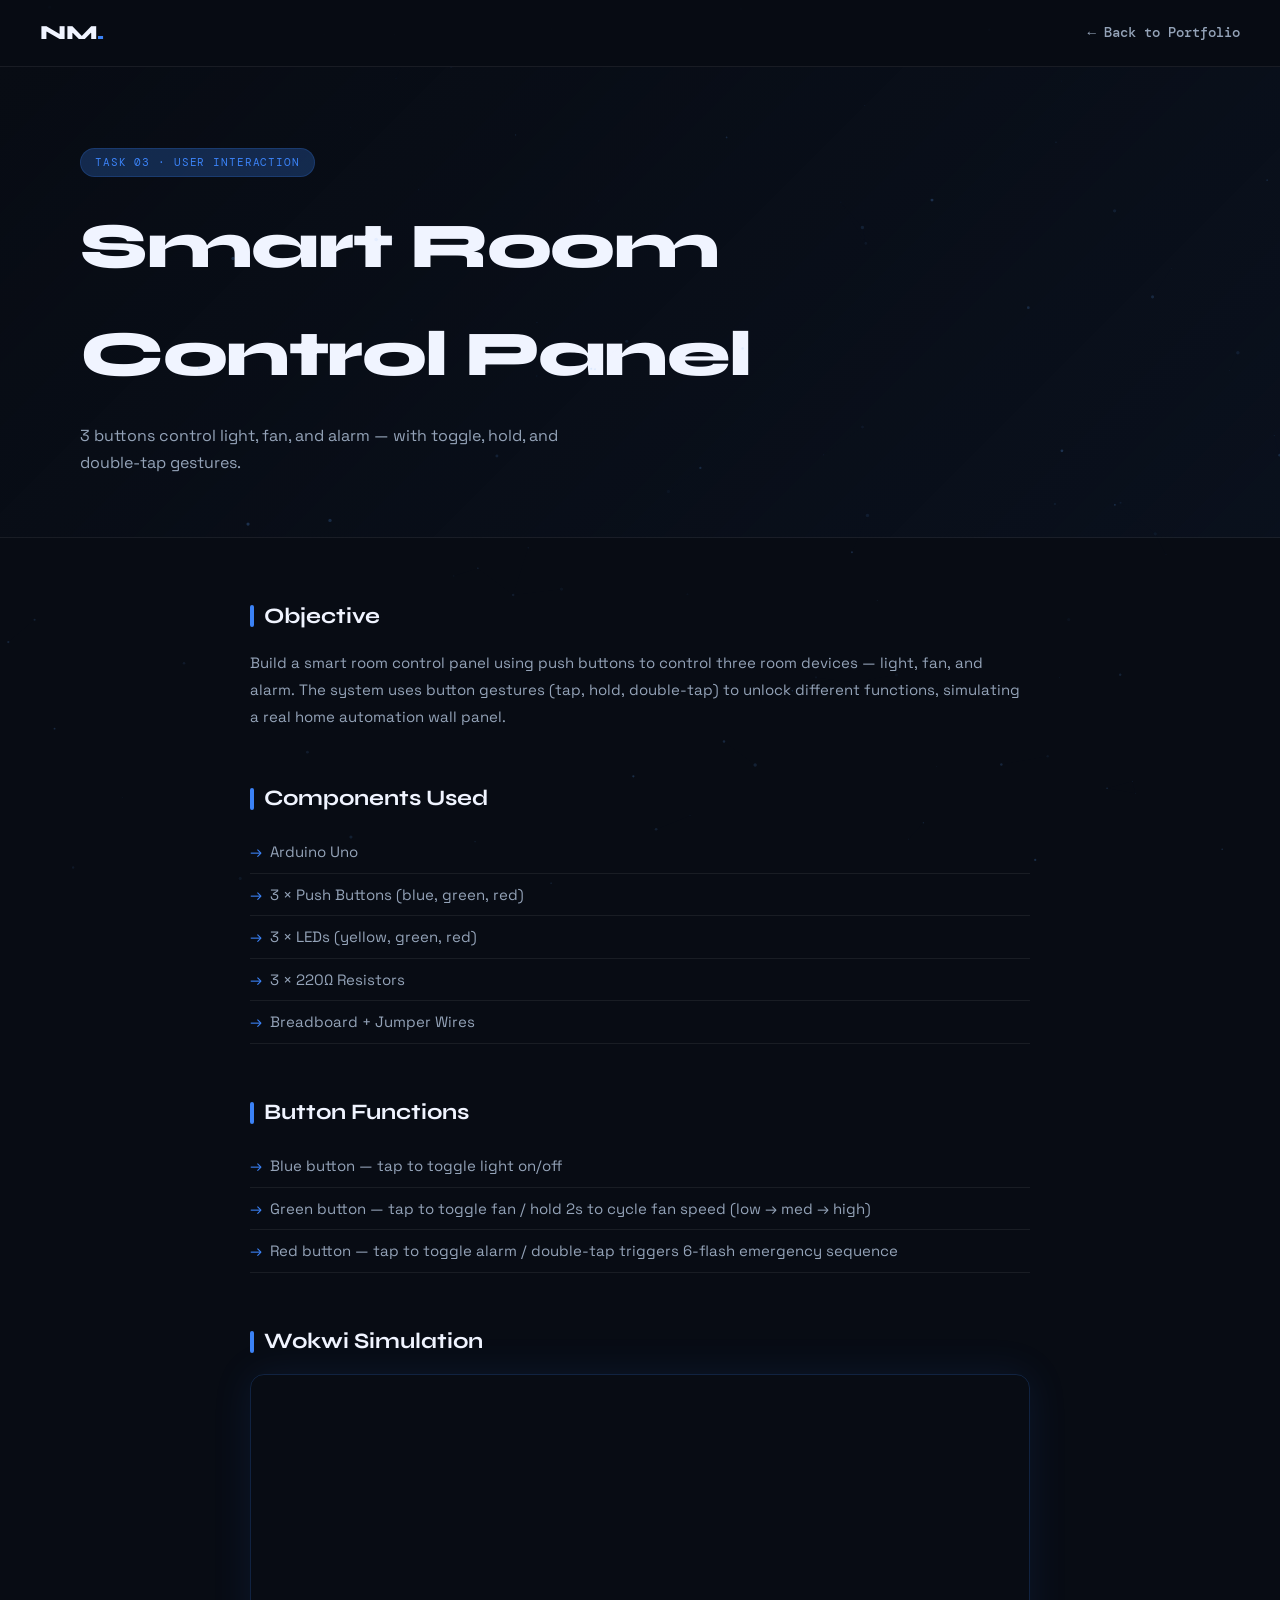
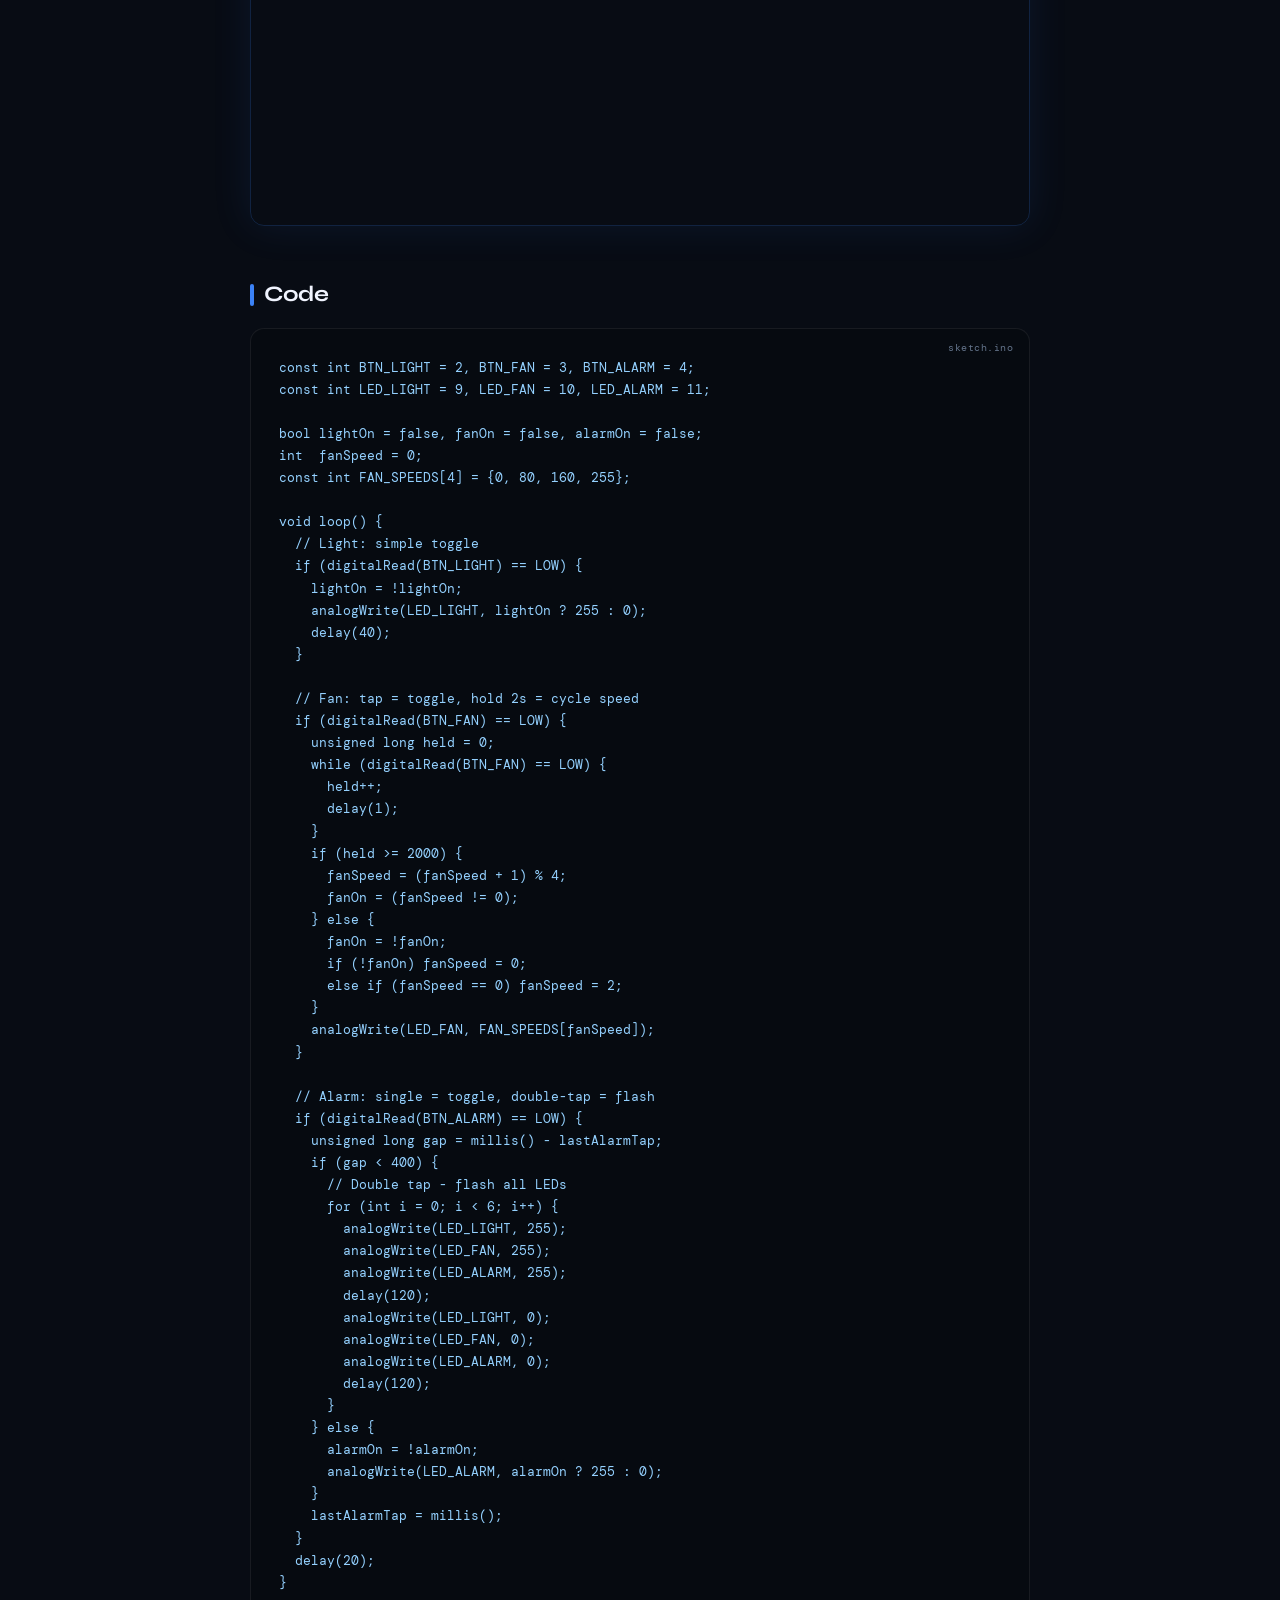
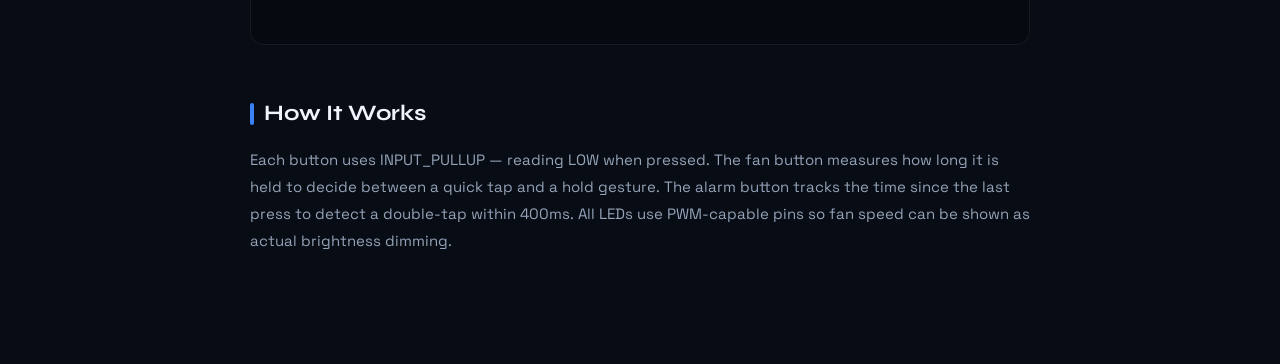
<file: pages/task3.html>
<!DOCTYPE html>
<html lang="en">
<head>
  <meta charset="UTF-8">
  <meta name="viewport" content="width=device-width, initial-scale=1.0">
  <title>Task 3 – Smart Room Control Panel | Nickson Mugerwa</title>
  <link rel="stylesheet" href="../styles.css">
  <link href="https://fonts.googleapis.com/css2?family=Space+Grotesk:wght@300;400;500;600;700&family=DM+Mono:wght@400;500&family=Syne:wght@700;800&display=swap" rel="stylesheet">
</head>
<body>

<canvas id="particles"></canvas>

<nav class="page-nav">
  <span class="nav-logo">NM<span class="dot">.</span></span>
  <a href="../index.html" class="back-link">← Back to Portfolio</a>
</nav>

<div class="page-hero">
  <div class="page-tag">Task 03 · User Interaction</div>
  <h1>Smart Room<br>Control Panel</h1>
  <p>3 buttons control light, fan, and alarm — with toggle, hold, and double-tap gestures.</p>
</div>

<div class="page-body">

  <div class="content-block">
    <h2>Objective</h2>
    <p>Build a smart room control panel using push buttons to control three room devices — light, fan, and alarm. The system uses button gestures (tap, hold, double-tap) to unlock different functions, simulating a real home automation wall panel.</p>
  </div>

  <div class="content-block">
    <h2>Components Used</h2>
    <ul>
      <li>Arduino Uno</li>
      <li>3 × Push Buttons (blue, green, red)</li>
      <li>3 × LEDs (yellow, green, red)</li>
      <li>3 × 220Ω Resistors</li>
      <li>Breadboard + Jumper Wires</li>
    </ul>
  </div>

  <div class="content-block">
    <h2>Button Functions</h2>
    <ul>
      <li>Blue button — tap to toggle light on/off</li>
      <li>Green button — tap to toggle fan / hold 2s to cycle fan speed (low → med → high)</li>
      <li>Red button — tap to toggle alarm / double-tap triggers 6-flash emergency sequence</li>
    </ul>
  </div>

  <div class="content-block">
    <h2>Wokwi Simulation</h2>
    <div class="sim-wrapper">
      <iframe src="https://wokwi.com/projects/457584714314414081" loading="lazy"></iframe>
    </div>
  </div>

  <div class="content-block">
    <h2>Code</h2>
    <pre>
const int BTN_LIGHT = 2, BTN_FAN = 3, BTN_ALARM = 4;
const int LED_LIGHT = 9, LED_FAN = 10, LED_ALARM = 11;

bool lightOn = false, fanOn = false, alarmOn = false;
int  fanSpeed = 0;
const int FAN_SPEEDS[4] = {0, 80, 160, 255};

void loop() {
  // Light: simple toggle
  if (digitalRead(BTN_LIGHT) == LOW) {
    lightOn = !lightOn;
    analogWrite(LED_LIGHT, lightOn ? 255 : 0);
    delay(40);
  }

  // Fan: tap = toggle, hold 2s = cycle speed
  if (digitalRead(BTN_FAN) == LOW) {
    unsigned long held = 0;
    while (digitalRead(BTN_FAN) == LOW) {
      held++;
      delay(1);
    }
    if (held >= 2000) {
      fanSpeed = (fanSpeed + 1) % 4;
      fanOn = (fanSpeed != 0);
    } else {
      fanOn = !fanOn;
      if (!fanOn) fanSpeed = 0;
      else if (fanSpeed == 0) fanSpeed = 2;
    }
    analogWrite(LED_FAN, FAN_SPEEDS[fanSpeed]);
  }

  // Alarm: single = toggle, double-tap = flash
  if (digitalRead(BTN_ALARM) == LOW) {
    unsigned long gap = millis() - lastAlarmTap;
    if (gap < 400) {
      // Double tap - flash all LEDs
      for (int i = 0; i < 6; i++) {
        analogWrite(LED_LIGHT, 255);
        analogWrite(LED_FAN, 255);
        analogWrite(LED_ALARM, 255);
        delay(120);
        analogWrite(LED_LIGHT, 0);
        analogWrite(LED_FAN, 0);
        analogWrite(LED_ALARM, 0);
        delay(120);
      }
    } else {
      alarmOn = !alarmOn;
      analogWrite(LED_ALARM, alarmOn ? 255 : 0);
    }
    lastAlarmTap = millis();
  }
  delay(20);
}
    </pre>
  </div>

  <div class="content-block">
    <h2>How It Works</h2>
    <p>Each button uses INPUT_PULLUP — reading LOW when pressed. The fan button measures how long it is held to decide between a quick tap and a hold gesture. The alarm button tracks the time since the last press to detect a double-tap within 400ms. All LEDs use PWM-capable pins so fan speed can be shown as actual brightness dimming.</p>
  </div>

</div>

<script src="../script.js"></script>
</body>
</html>
</file>
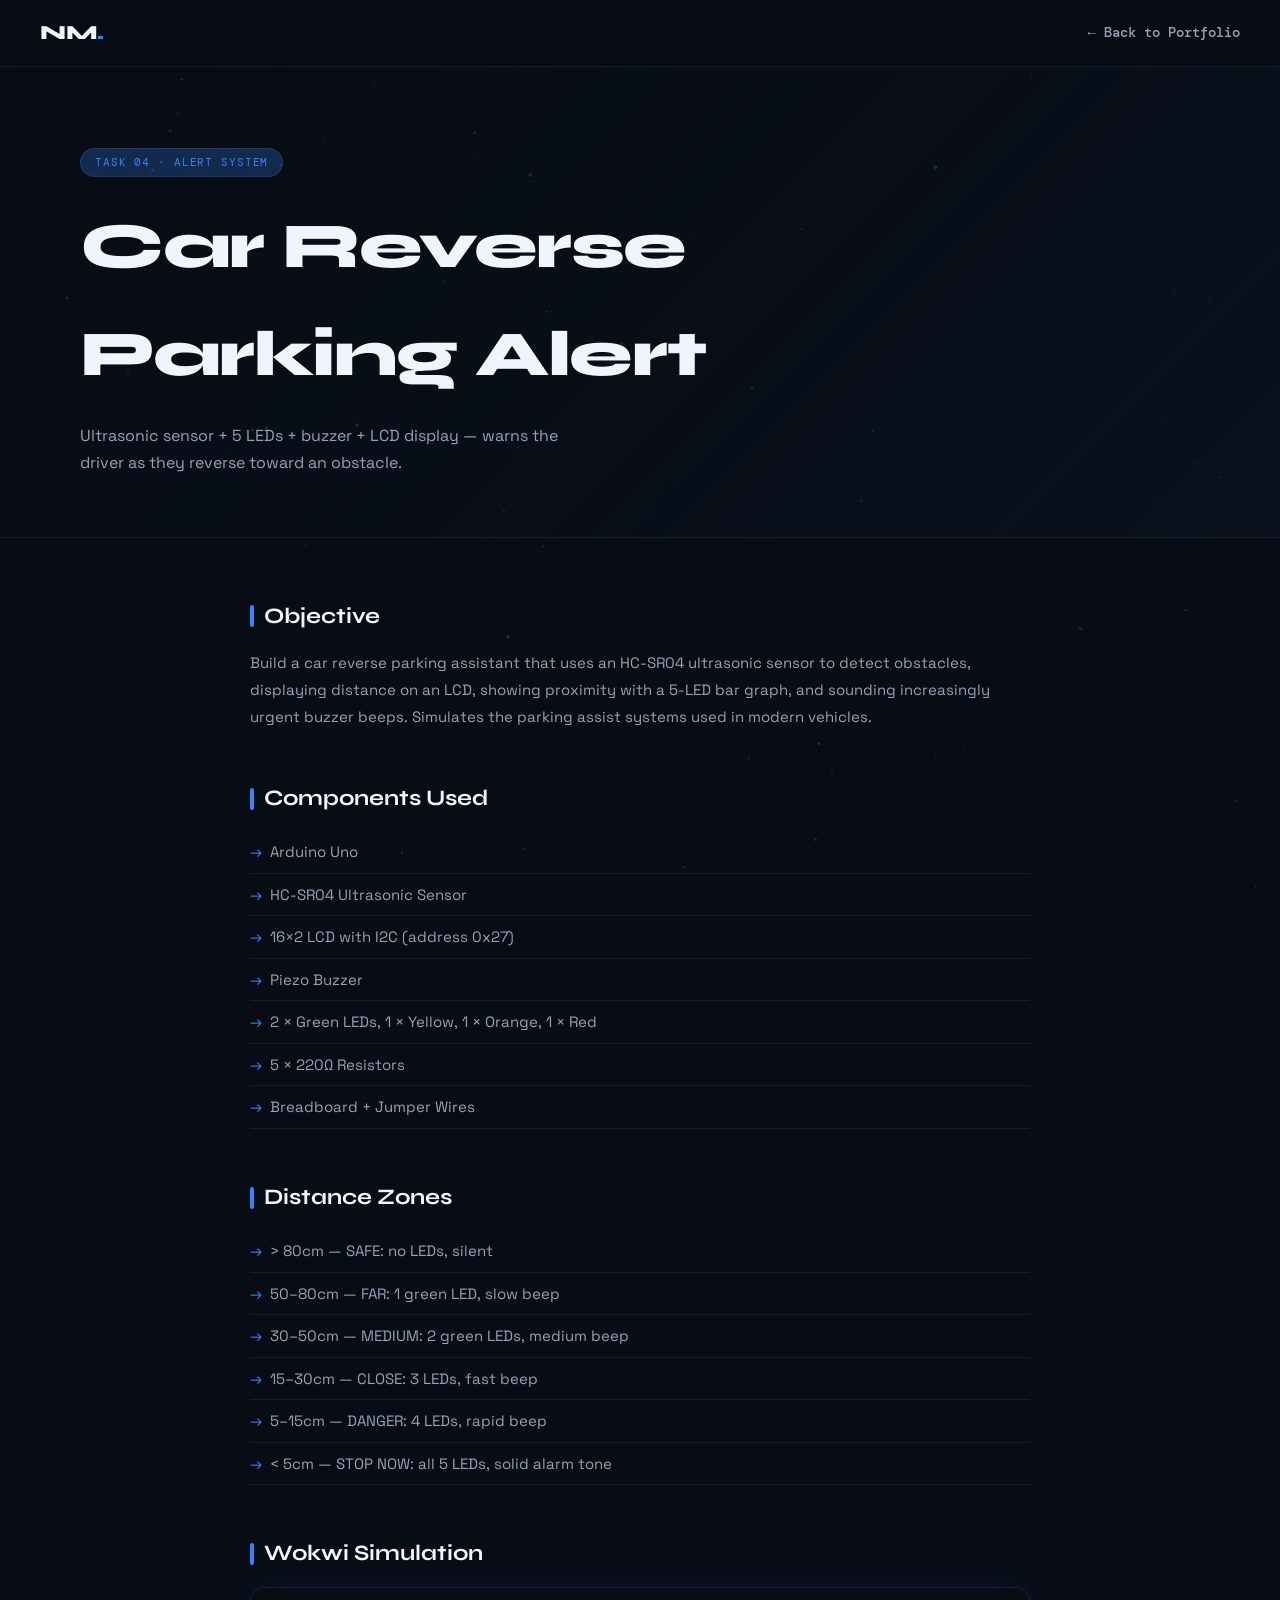
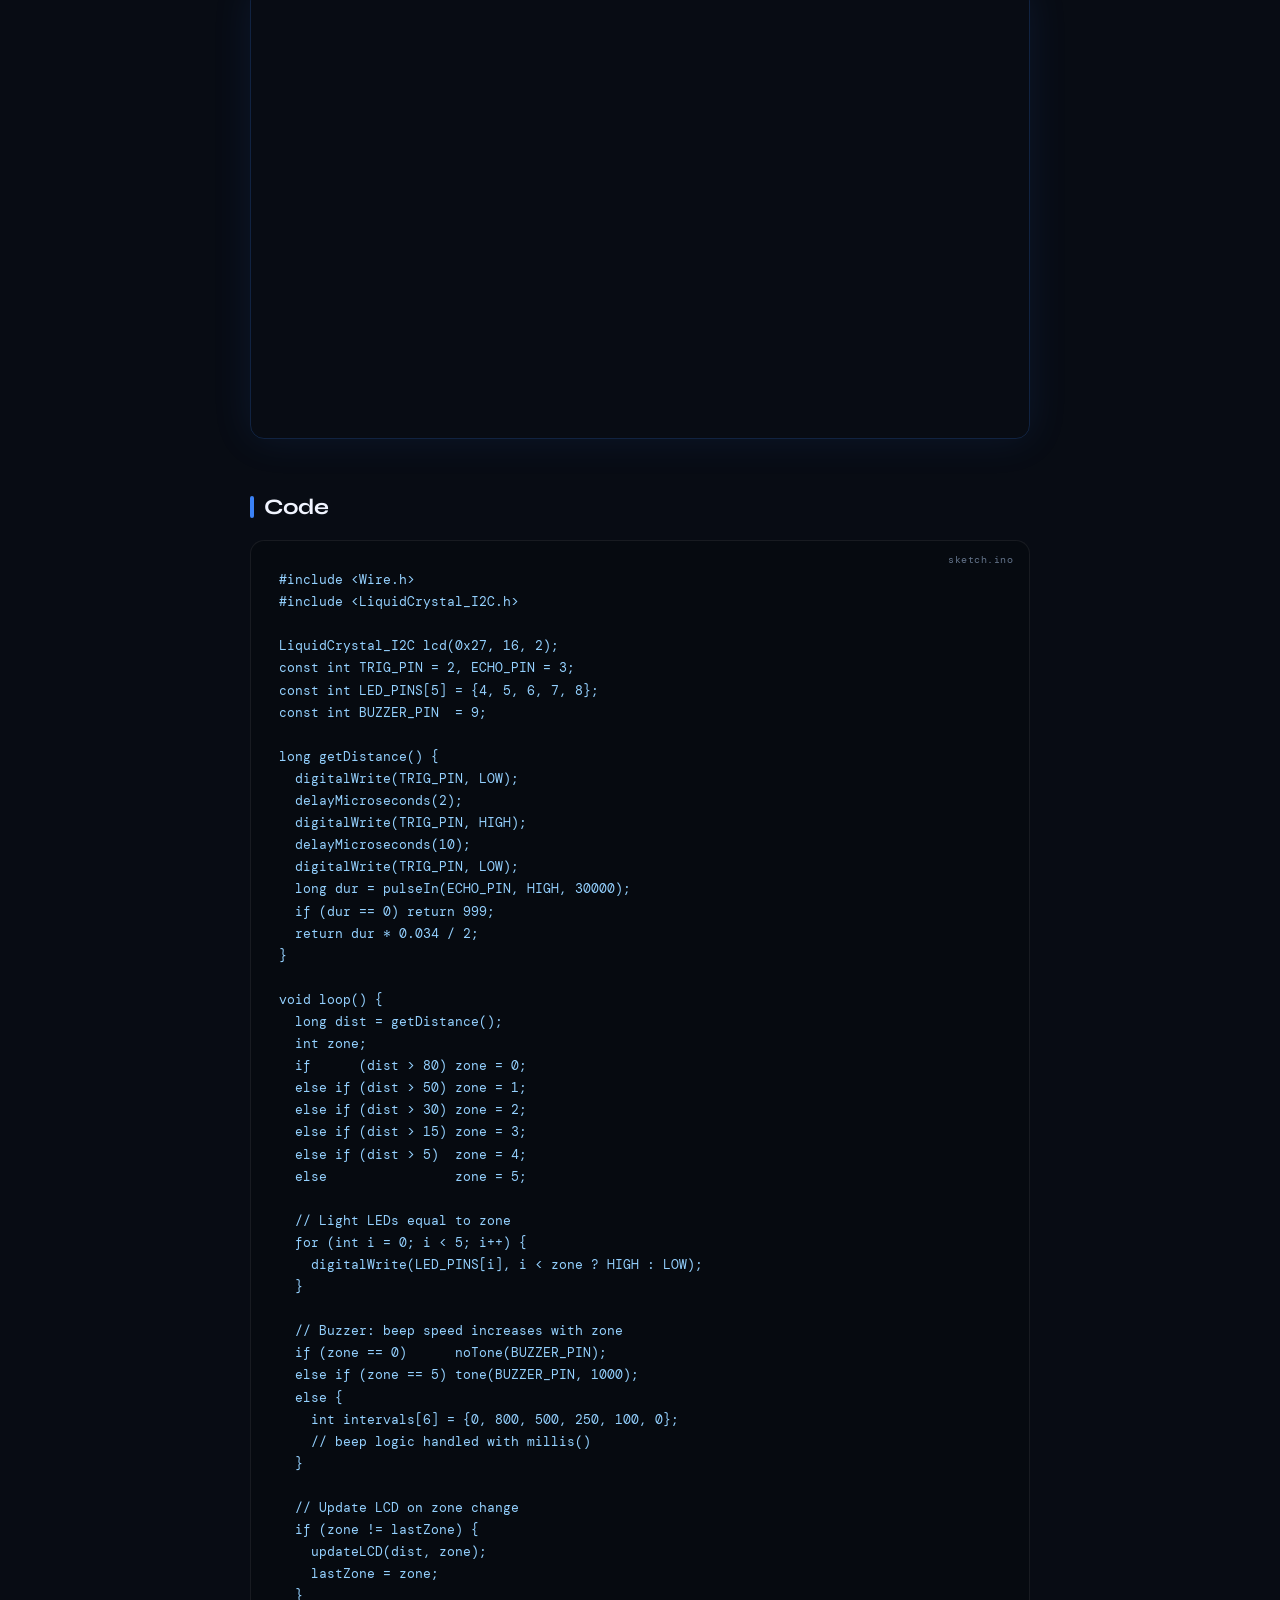
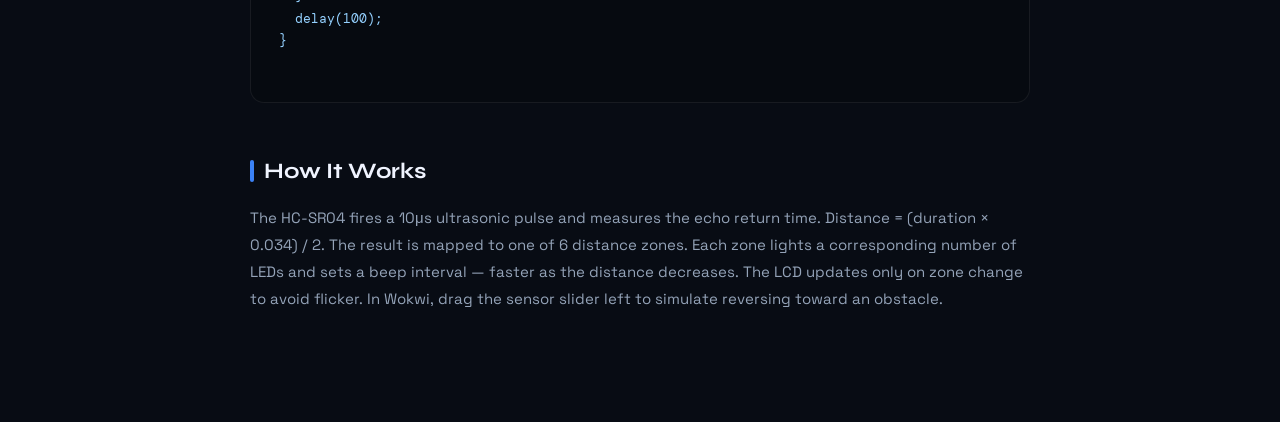
<file: pages/task4.html>
<!DOCTYPE html>
<html lang="en">
<head>
  <meta charset="UTF-8">
  <meta name="viewport" content="width=device-width, initial-scale=1.0">
  <title>Task 4 – Car Reverse Parking Alert | Nickson Mugerwa</title>
  <link rel="stylesheet" href="../styles.css">
  <link href="https://fonts.googleapis.com/css2?family=Space+Grotesk:wght@300;400;500;600;700&family=DM+Mono:wght@400;500&family=Syne:wght@700;800&display=swap" rel="stylesheet">
</head>
<body>

<canvas id="particles"></canvas>

<nav class="page-nav">
  <span class="nav-logo">NM<span class="dot">.</span></span>
  <a href="../index.html" class="back-link">← Back to Portfolio</a>
</nav>

<div class="page-hero">
  <div class="page-tag">Task 04 · Alert System</div>
  <h1>Car Reverse<br>Parking Alert</h1>
  <p>Ultrasonic sensor + 5 LEDs + buzzer + LCD display — warns the driver as they reverse toward an obstacle.</p>
</div>

<div class="page-body">

  <div class="content-block">
    <h2>Objective</h2>
    <p>Build a car reverse parking assistant that uses an HC-SR04 ultrasonic sensor to detect obstacles, displaying distance on an LCD, showing proximity with a 5-LED bar graph, and sounding increasingly urgent buzzer beeps. Simulates the parking assist systems used in modern vehicles.</p>
  </div>

  <div class="content-block">
    <h2>Components Used</h2>
    <ul>
      <li>Arduino Uno</li>
      <li>HC-SR04 Ultrasonic Sensor</li>
      <li>16×2 LCD with I2C (address 0x27)</li>
      <li>Piezo Buzzer</li>
      <li>2 × Green LEDs, 1 × Yellow, 1 × Orange, 1 × Red</li>
      <li>5 × 220Ω Resistors</li>
      <li>Breadboard + Jumper Wires</li>
    </ul>
  </div>

  <div class="content-block">
    <h2>Distance Zones</h2>
    <ul>
      <li>> 80cm — SAFE: no LEDs, silent</li>
      <li>50–80cm — FAR: 1 green LED, slow beep</li>
      <li>30–50cm — MEDIUM: 2 green LEDs, medium beep</li>
      <li>15–30cm — CLOSE: 3 LEDs, fast beep</li>
      <li>5–15cm — DANGER: 4 LEDs, rapid beep</li>
      <li>< 5cm — STOP NOW: all 5 LEDs, solid alarm tone</li>
    </ul>
  </div>

  <div class="content-block">
    <h2>Wokwi Simulation</h2>
    <div class="sim-wrapper">
      <iframe src="https://wokwi.com/projects/458995800250185729" loading="lazy"></iframe>
    </div>
  </div>

  <div class="content-block">
    <h2>Code</h2>
    <pre>
#include &lt;Wire.h&gt;
#include &lt;LiquidCrystal_I2C.h&gt;

LiquidCrystal_I2C lcd(0x27, 16, 2);
const int TRIG_PIN = 2, ECHO_PIN = 3;
const int LED_PINS[5] = {4, 5, 6, 7, 8};
const int BUZZER_PIN  = 9;

long getDistance() {
  digitalWrite(TRIG_PIN, LOW);
  delayMicroseconds(2);
  digitalWrite(TRIG_PIN, HIGH);
  delayMicroseconds(10);
  digitalWrite(TRIG_PIN, LOW);
  long dur = pulseIn(ECHO_PIN, HIGH, 30000);
  if (dur == 0) return 999;
  return dur * 0.034 / 2;
}

void loop() {
  long dist = getDistance();
  int zone;
  if      (dist > 80) zone = 0;
  else if (dist > 50) zone = 1;
  else if (dist > 30) zone = 2;
  else if (dist > 15) zone = 3;
  else if (dist > 5)  zone = 4;
  else                zone = 5;

  // Light LEDs equal to zone
  for (int i = 0; i &lt; 5; i++) {
    digitalWrite(LED_PINS[i], i &lt; zone ? HIGH : LOW);
  }

  // Buzzer: beep speed increases with zone
  if (zone == 0)      noTone(BUZZER_PIN);
  else if (zone == 5) tone(BUZZER_PIN, 1000);
  else {
    int intervals[6] = {0, 800, 500, 250, 100, 0};
    // beep logic handled with millis()
  }

  // Update LCD on zone change
  if (zone != lastZone) {
    updateLCD(dist, zone);
    lastZone = zone;
  }
  delay(100);
}
    </pre>
  </div>

  <div class="content-block">
    <h2>How It Works</h2>
    <p>The HC-SR04 fires a 10μs ultrasonic pulse and measures the echo return time. Distance = (duration × 0.034) / 2. The result is mapped to one of 6 distance zones. Each zone lights a corresponding number of LEDs and sets a beep interval — faster as the distance decreases. The LCD updates only on zone change to avoid flicker. In Wokwi, drag the sensor slider left to simulate reversing toward an obstacle.</p>
  </div>

</div>

<script src="../script.js"></script>
</body>
</html>
</file>
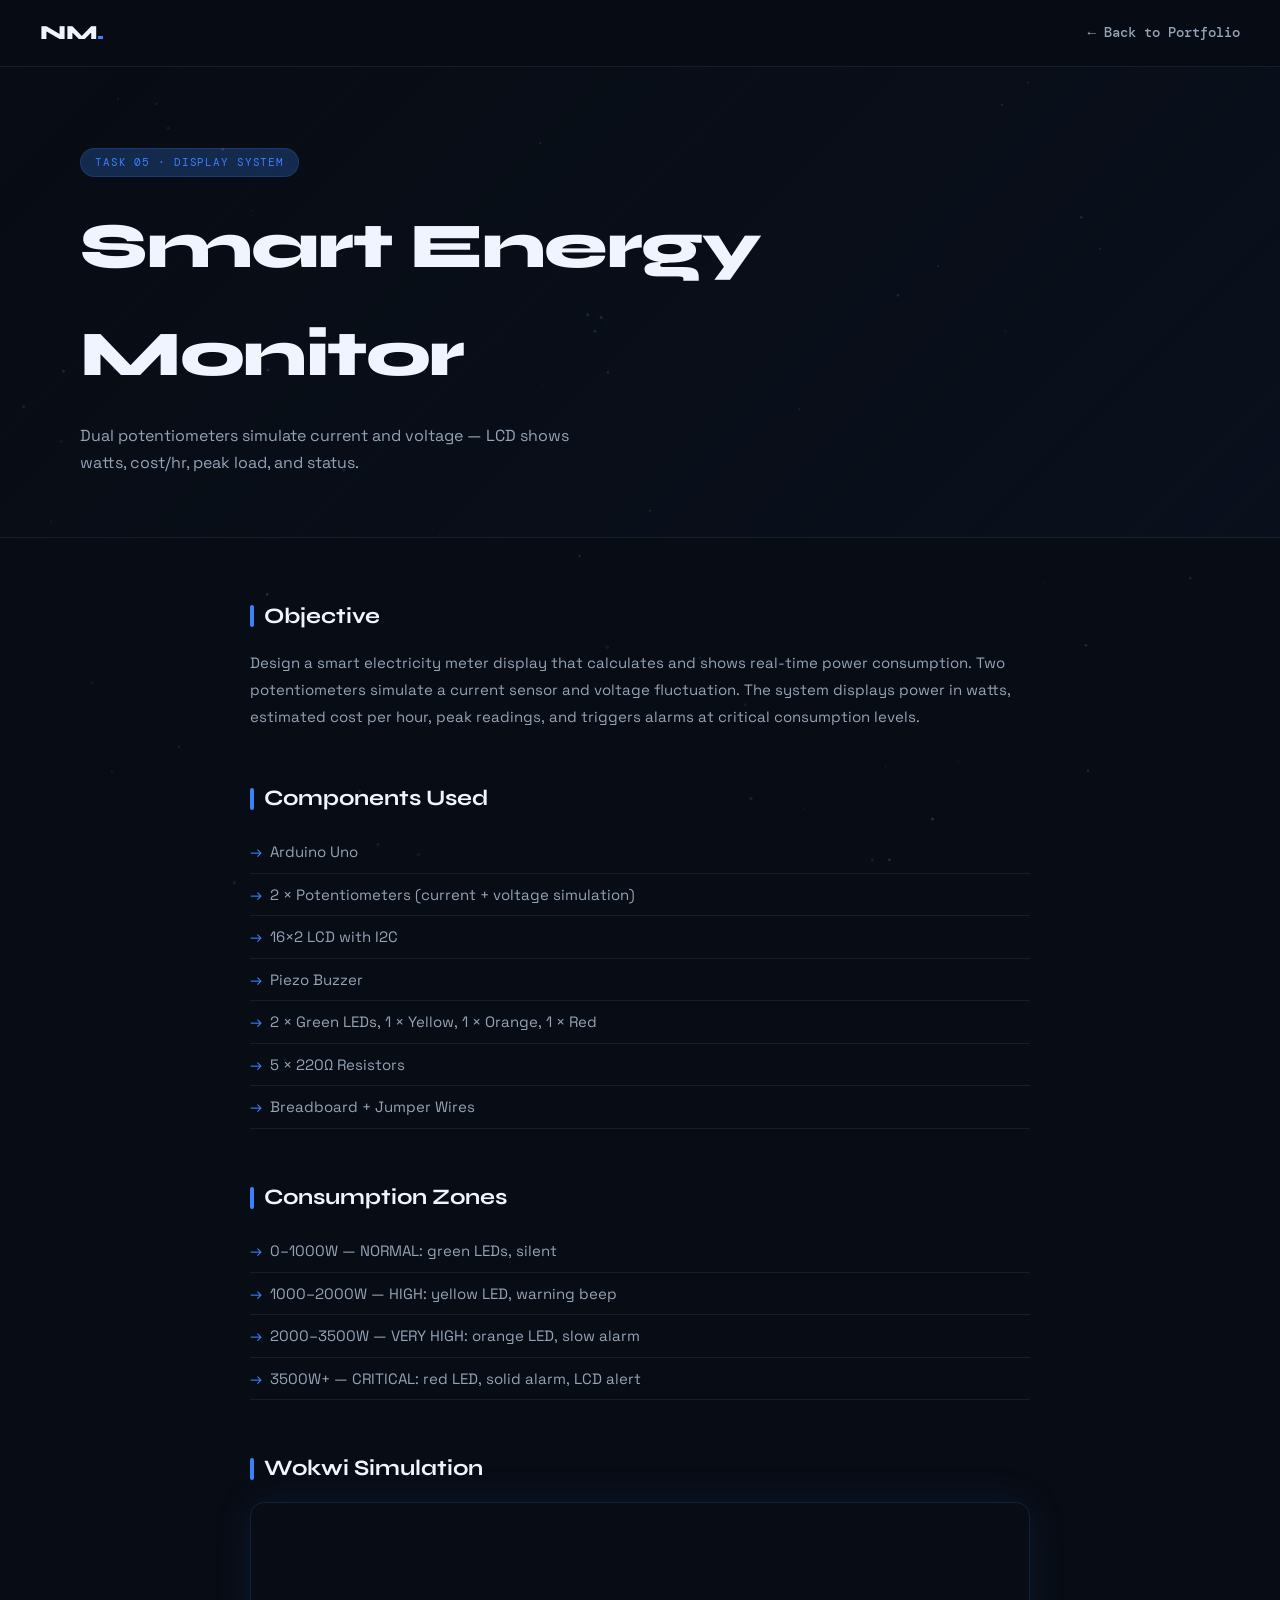
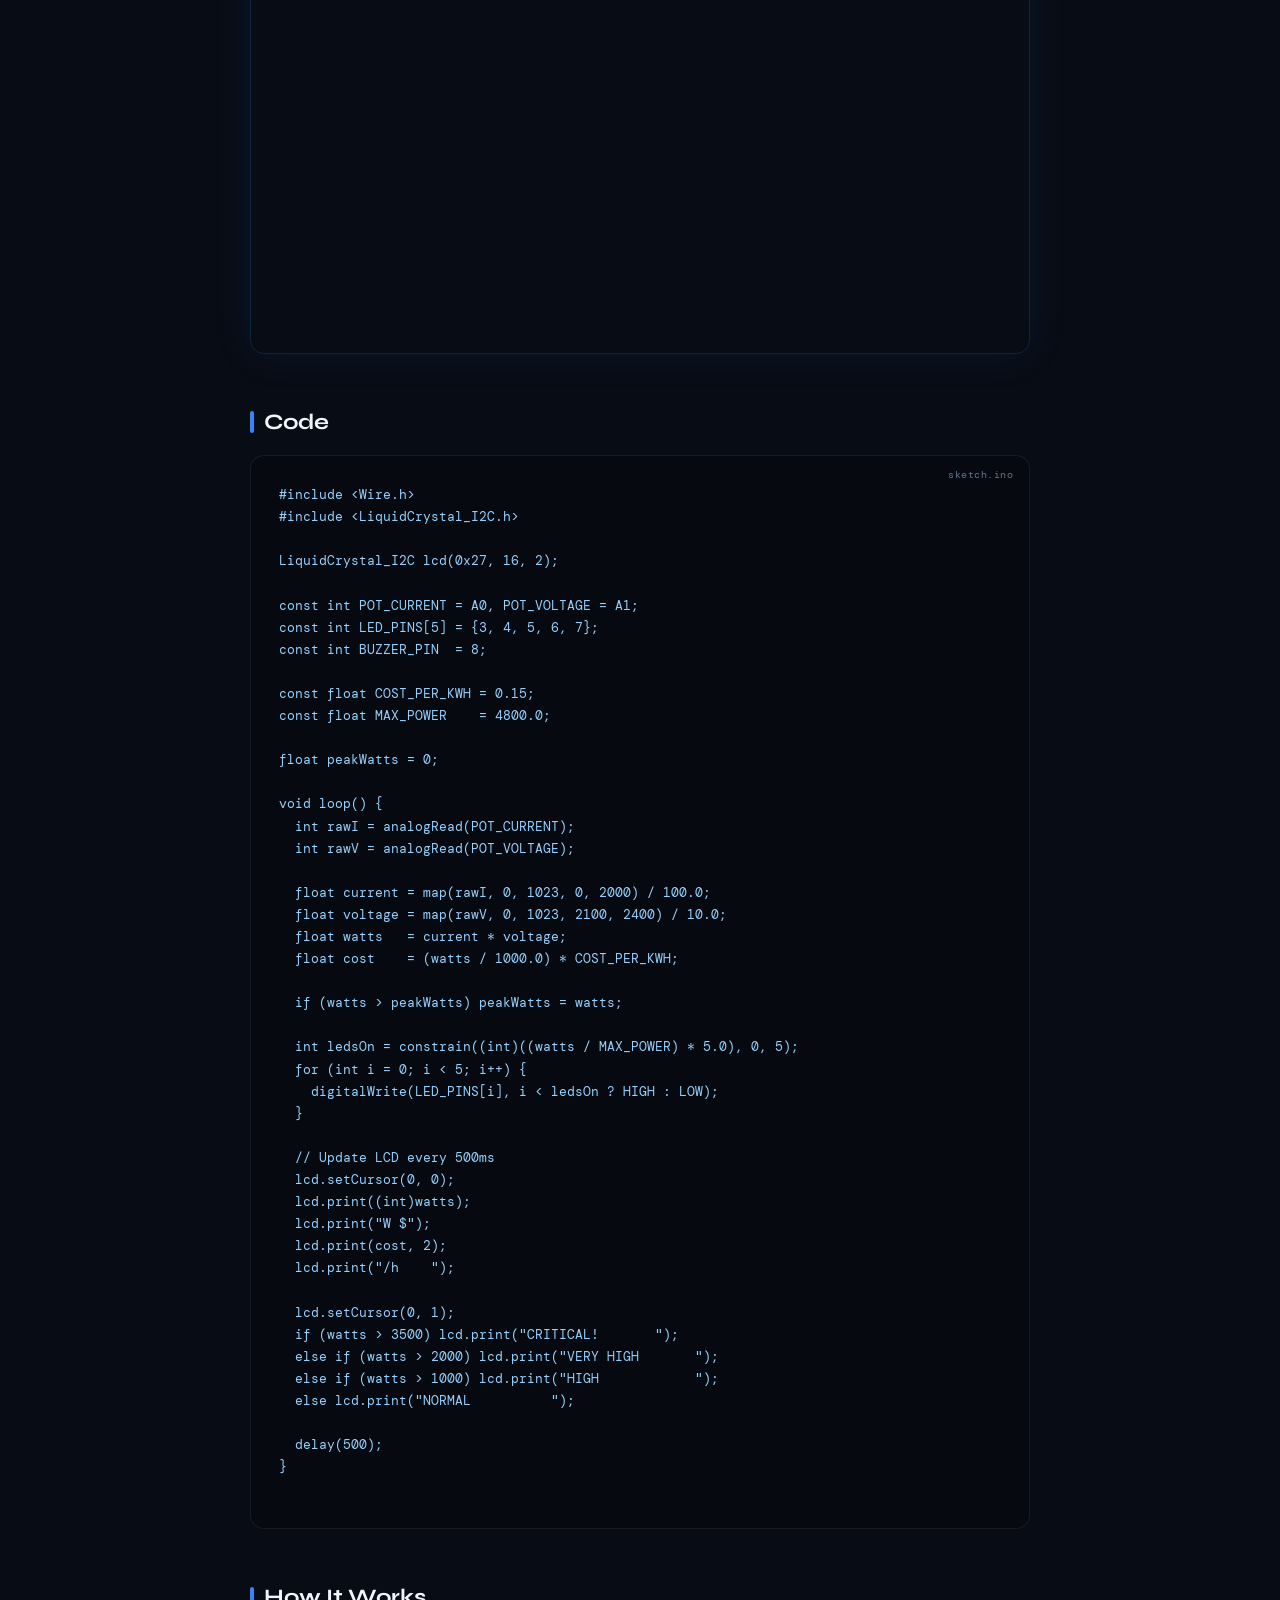
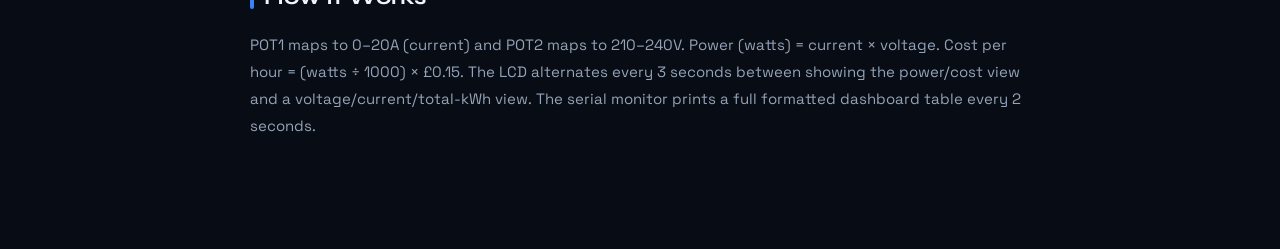
<file: pages/task5.html>
<!DOCTYPE html>
<html lang="en">
<head>
  <meta charset="UTF-8">
  <meta name="viewport" content="width=device-width, initial-scale=1.0">
  <title>Task 5 – Smart Energy Monitor | Nickson Mugerwa</title>
  <link rel="stylesheet" href="../styles.css">
  <link href="https://fonts.googleapis.com/css2?family=Space+Grotesk:wght@300;400;500;600;700&family=DM+Mono:wght@400;500&family=Syne:wght@700;800&display=swap" rel="stylesheet">
</head>
<body>

<canvas id="particles"></canvas>

<nav class="page-nav">
  <span class="nav-logo">NM<span class="dot">.</span></span>
  <a href="../index.html" class="back-link">← Back to Portfolio</a>
</nav>

<div class="page-hero">
  <div class="page-tag">Task 05 · Display System</div>
  <h1>Smart Energy<br>Monitor</h1>
  <p>Dual potentiometers simulate current and voltage — LCD shows watts, cost/hr, peak load, and status.</p>
</div>

<div class="page-body">

  <div class="content-block">
    <h2>Objective</h2>
    <p>Design a smart electricity meter display that calculates and shows real-time power consumption. Two potentiometers simulate a current sensor and voltage fluctuation. The system displays power in watts, estimated cost per hour, peak readings, and triggers alarms at critical consumption levels.</p>
  </div>

  <div class="content-block">
    <h2>Components Used</h2>
    <ul>
      <li>Arduino Uno</li>
      <li>2 × Potentiometers (current + voltage simulation)</li>
      <li>16×2 LCD with I2C</li>
      <li>Piezo Buzzer</li>
      <li>2 × Green LEDs, 1 × Yellow, 1 × Orange, 1 × Red</li>
      <li>5 × 220Ω Resistors</li>
      <li>Breadboard + Jumper Wires</li>
    </ul>
  </div>

  <div class="content-block">
    <h2>Consumption Zones</h2>
    <ul>
      <li>0–1000W — NORMAL: green LEDs, silent</li>
      <li>1000–2000W — HIGH: yellow LED, warning beep</li>
      <li>2000–3500W — VERY HIGH: orange LED, slow alarm</li>
      <li>3500W+ — CRITICAL: red LED, solid alarm, LCD alert</li>
    </ul>
  </div>

  <div class="content-block">
    <h2>Wokwi Simulation</h2>
    <div class="sim-wrapper">
      <iframe src="https://wokwi.com/projects/458995665993626625" loading="lazy"></iframe>
    </div>
  </div>

  <div class="content-block">
    <h2>Code</h2>
    <pre>
#include &lt;Wire.h&gt;
#include &lt;LiquidCrystal_I2C.h&gt;

LiquidCrystal_I2C lcd(0x27, 16, 2);

const int POT_CURRENT = A0, POT_VOLTAGE = A1;
const int LED_PINS[5] = {3, 4, 5, 6, 7};
const int BUZZER_PIN  = 8;

const float COST_PER_KWH = 0.15;
const float MAX_POWER    = 4800.0;

float peakWatts = 0;

void loop() {
  int rawI = analogRead(POT_CURRENT);
  int rawV = analogRead(POT_VOLTAGE);

  float current = map(rawI, 0, 1023, 0, 2000) / 100.0;
  float voltage = map(rawV, 0, 1023, 2100, 2400) / 10.0;
  float watts   = current * voltage;
  float cost    = (watts / 1000.0) * COST_PER_KWH;

  if (watts > peakWatts) peakWatts = watts;

  int ledsOn = constrain((int)((watts / MAX_POWER) * 5.0), 0, 5);
  for (int i = 0; i &lt; 5; i++) {
    digitalWrite(LED_PINS[i], i &lt; ledsOn ? HIGH : LOW);
  }

  // Update LCD every 500ms
  lcd.setCursor(0, 0);
  lcd.print((int)watts);
  lcd.print("W $");
  lcd.print(cost, 2);
  lcd.print("/h    ");

  lcd.setCursor(0, 1);
  if (watts &gt; 3500) lcd.print("CRITICAL!       ");
  else if (watts &gt; 2000) lcd.print("VERY HIGH       ");
  else if (watts &gt; 1000) lcd.print("HIGH            ");
  else lcd.print("NORMAL          ");

  delay(500);
}
    </pre>
  </div>

  <div class="content-block">
    <h2>How It Works</h2>
    <p>POT1 maps to 0–20A (current) and POT2 maps to 210–240V. Power (watts) = current × voltage. Cost per hour = (watts ÷ 1000) × £0.15. The LCD alternates every 3 seconds between showing the power/cost view and a voltage/current/total-kWh view. The serial monitor prints a full formatted dashboard table every 2 seconds.</p>
  </div>

</div>

<script src="../script.js"></script>
</body>
</html>
</file>
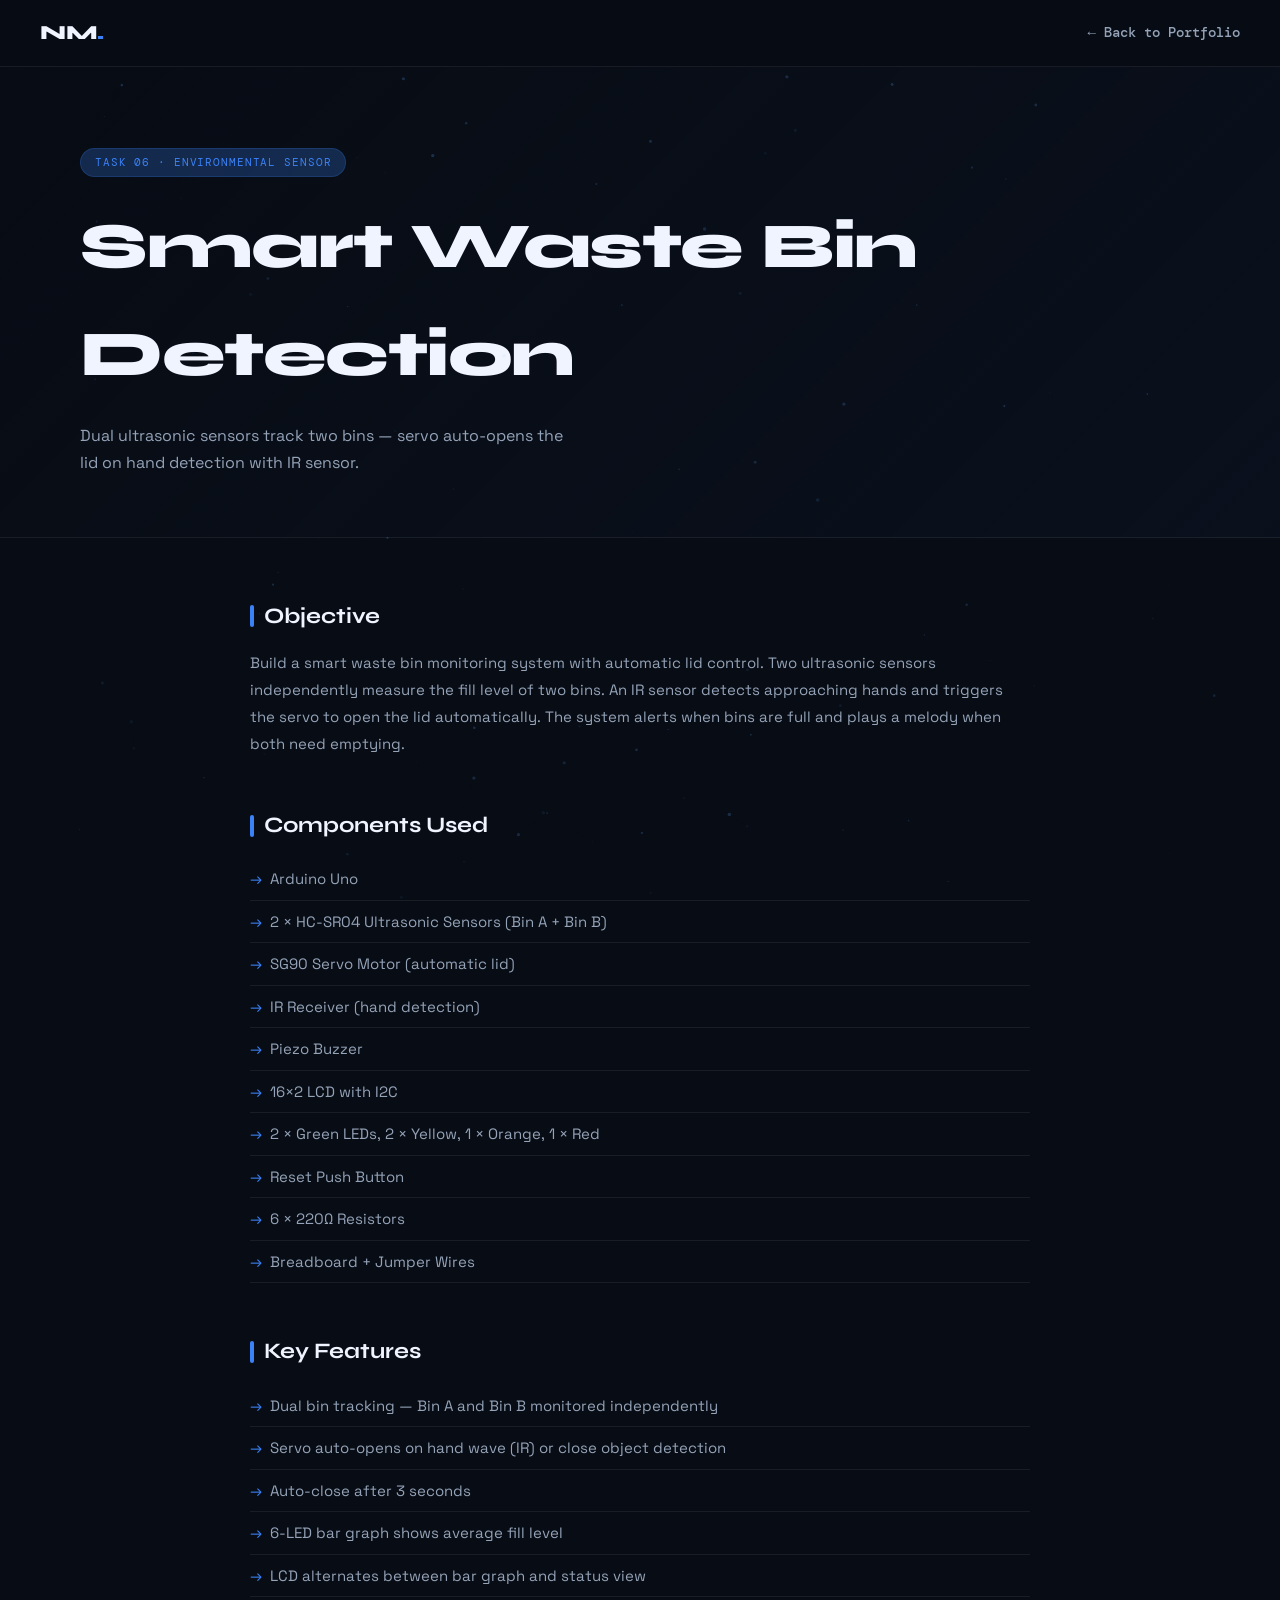
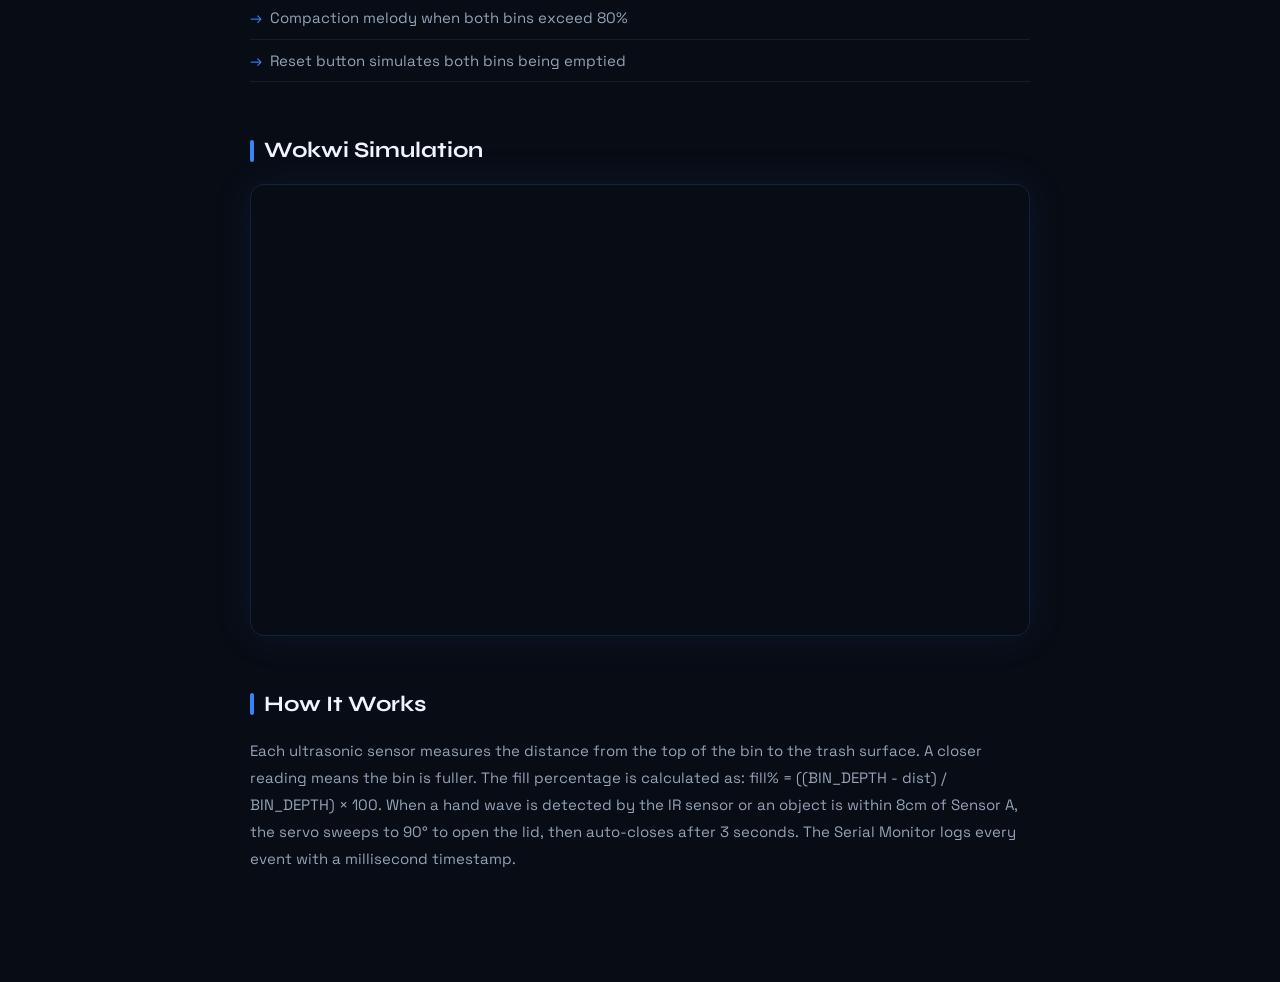
<file: pages/task6.html>
<!DOCTYPE html>
<html lang="en">
<head>
  <meta charset="UTF-8">
  <meta name="viewport" content="width=device-width, initial-scale=1.0">
  <title>Task 6 – Smart Waste Bin | Nickson Mugerwa</title>
  <link rel="stylesheet" href="../styles.css">
  <link href="https://fonts.googleapis.com/css2?family=Space+Grotesk:wght@300;400;500;600;700&family=DM+Mono:wght@400;500&family=Syne:wght@700;800&display=swap" rel="stylesheet">
</head>
<body>

<canvas id="particles"></canvas>

<nav class="page-nav">
  <span class="nav-logo">NM<span class="dot">.</span></span>
  <a href="../index.html" class="back-link">← Back to Portfolio</a>
</nav>

<div class="page-hero">
  <div class="page-tag">Task 06 · Environmental Sensor</div>
  <h1>Smart Waste Bin<br>Detection</h1>
  <p>Dual ultrasonic sensors track two bins — servo auto-opens the lid on hand detection with IR sensor.</p>
</div>

<div class="page-body">

  <div class="content-block">
    <h2>Objective</h2>
    <p>Build a smart waste bin monitoring system with automatic lid control. Two ultrasonic sensors independently measure the fill level of two bins. An IR sensor detects approaching hands and triggers the servo to open the lid automatically. The system alerts when bins are full and plays a melody when both need emptying.</p>
  </div>

  <div class="content-block">
    <h2>Components Used</h2>
    <ul>
      <li>Arduino Uno</li>
      <li>2 × HC-SR04 Ultrasonic Sensors (Bin A + Bin B)</li>
      <li>SG90 Servo Motor (automatic lid)</li>
      <li>IR Receiver (hand detection)</li>
      <li>Piezo Buzzer</li>
      <li>16×2 LCD with I2C</li>
      <li>2 × Green LEDs, 2 × Yellow, 1 × Orange, 1 × Red</li>
      <li>Reset Push Button</li>
      <li>6 × 220Ω Resistors</li>
      <li>Breadboard + Jumper Wires</li>
    </ul>
  </div>

  <div class="content-block">
    <h2>Key Features</h2>
    <ul>
      <li>Dual bin tracking — Bin A and Bin B monitored independently</li>
      <li>Servo auto-opens on hand wave (IR) or close object detection</li>
      <li>Auto-close after 3 seconds</li>
      <li>6-LED bar graph shows average fill level</li>
      <li>LCD alternates between bar graph and status view</li>
      <li>Compaction melody when both bins exceed 80%</li>
      <li>Reset button simulates both bins being emptied</li>
    </ul>
  </div>

  <div class="content-block">
    <h2>Wokwi Simulation</h2>
    <div class="sim-wrapper">
      <iframe src="https://wokwi.com/projects/458995507481422849" loading="lazy"></iframe>
    </div>
  </div>

  <div class="content-block">
    <h2>How It Works</h2>
    <p>Each ultrasonic sensor measures the distance from the top of the bin to the trash surface. A closer reading means the bin is fuller. The fill percentage is calculated as: fill% = ((BIN_DEPTH - dist) / BIN_DEPTH) × 100. When a hand wave is detected by the IR sensor or an object is within 8cm of Sensor A, the servo sweeps to 90° to open the lid, then auto-closes after 3 seconds. The Serial Monitor logs every event with a millisecond timestamp.</p>
  </div>

</div>

<script src="../script.js"></script>
</body>
</html>
</file>
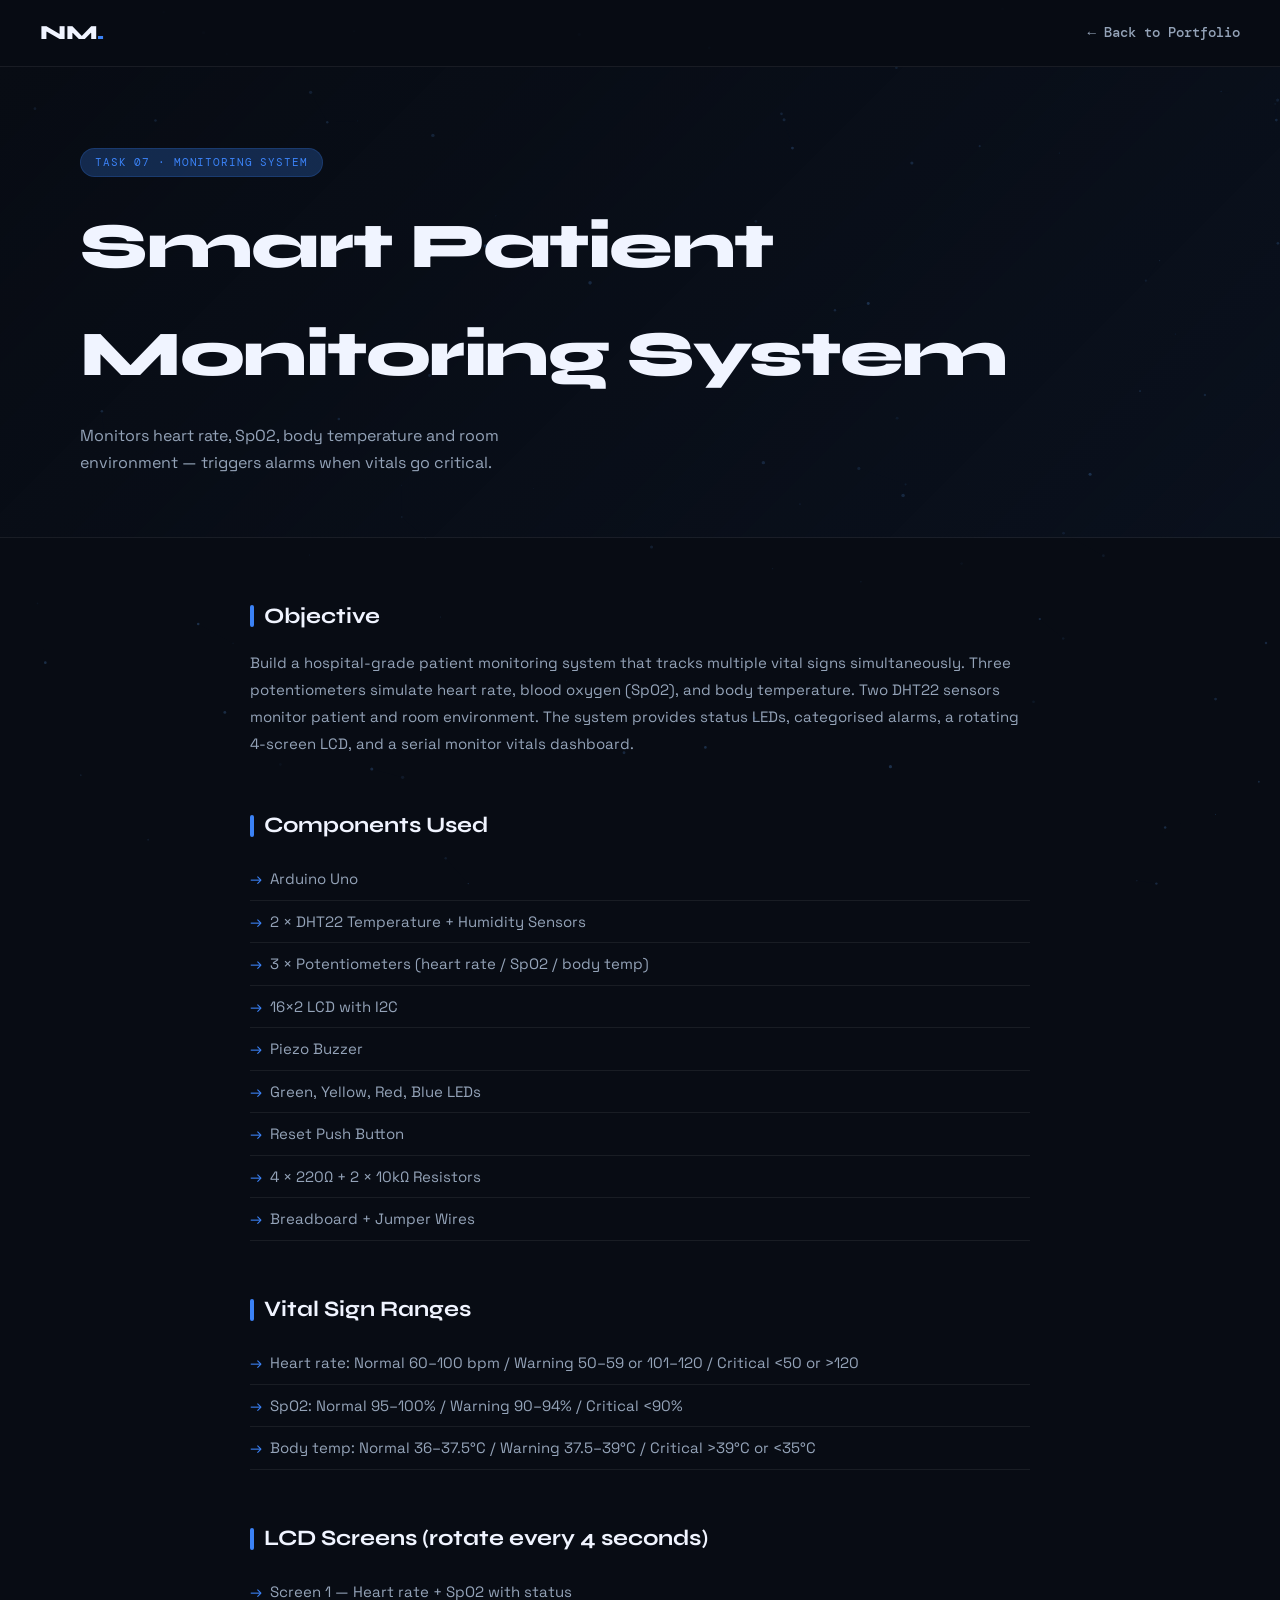
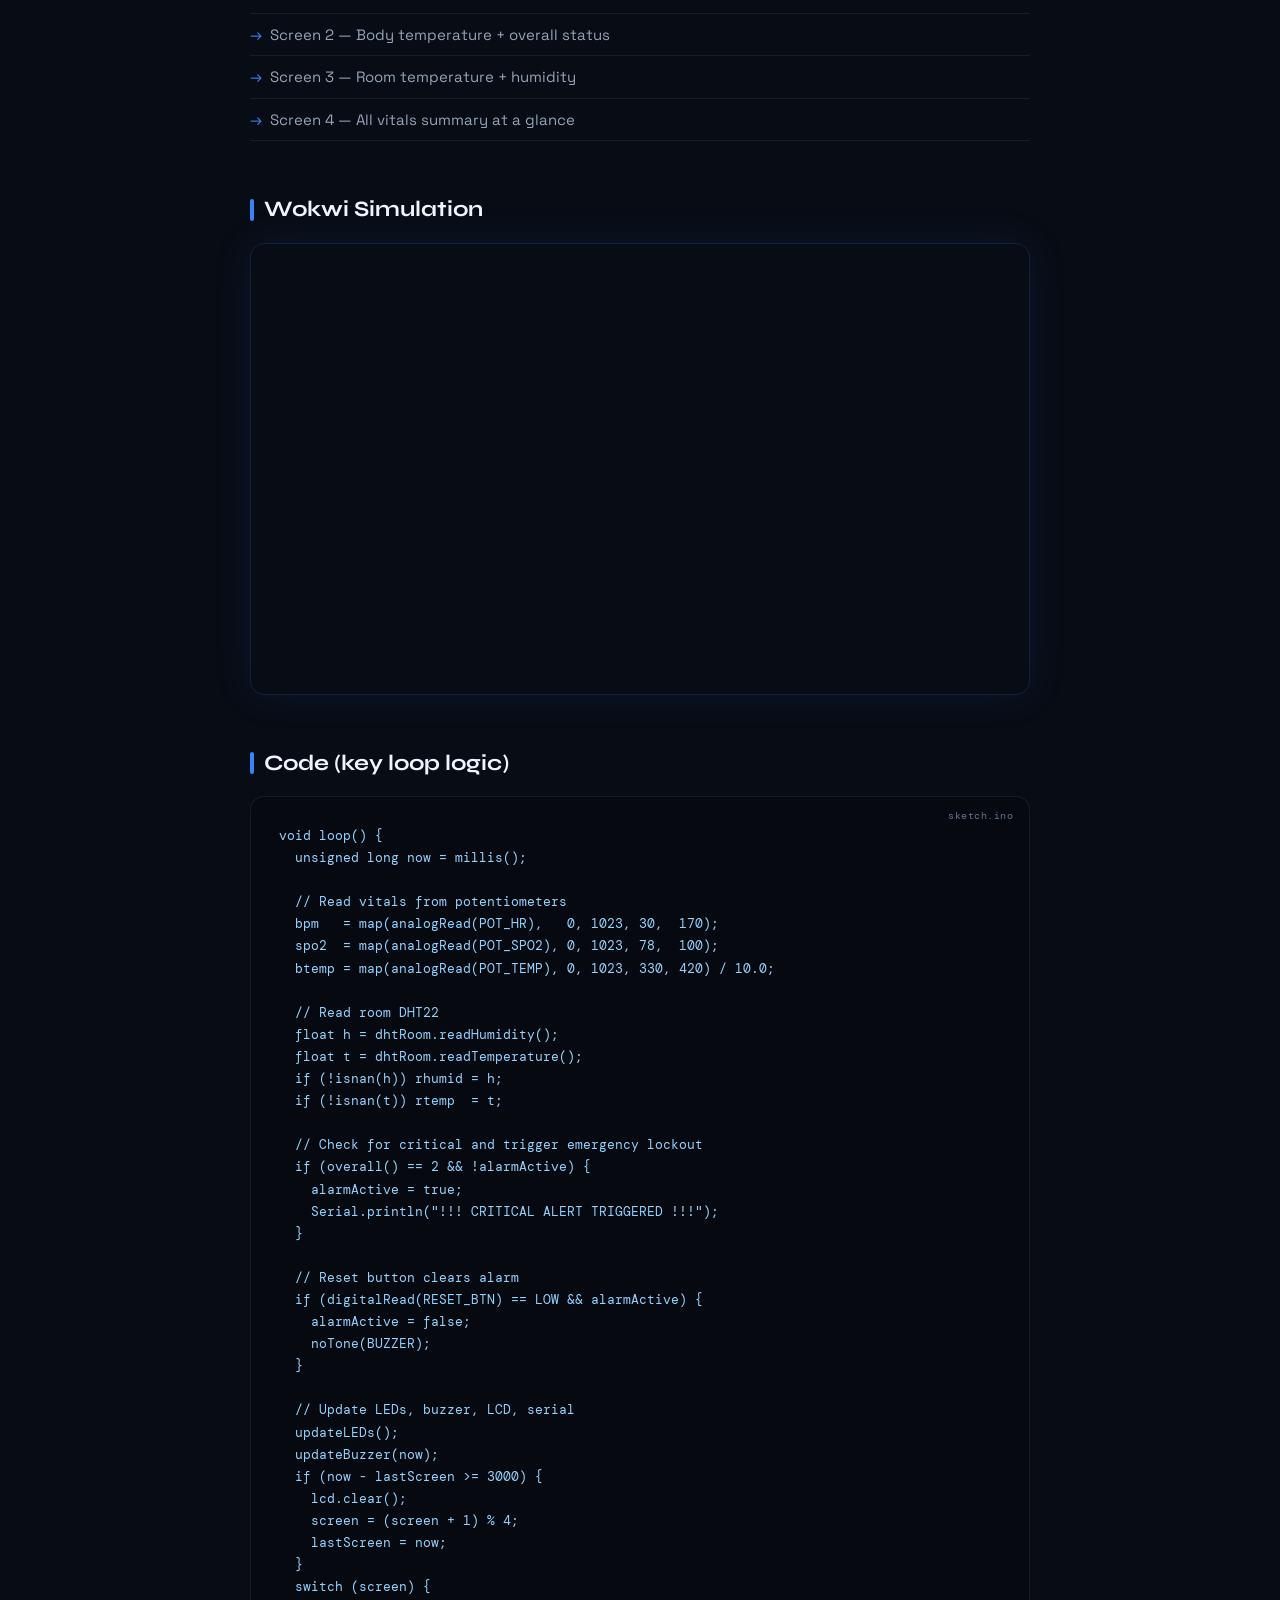
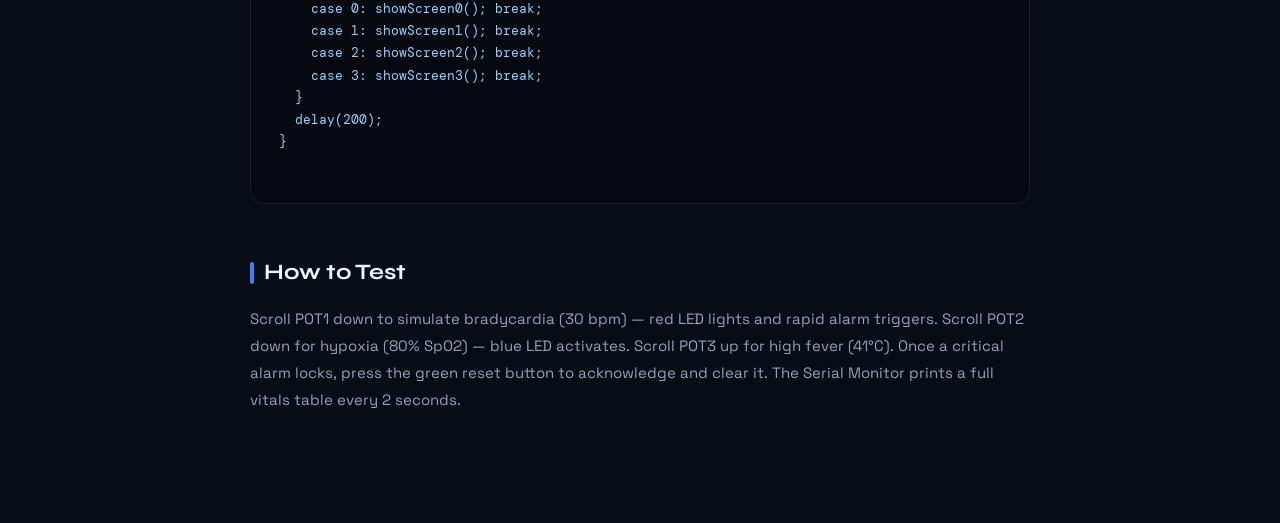
<file: pages/task7.html>
<!DOCTYPE html>
<html lang="en">
<head>
  <meta charset="UTF-8">
  <meta name="viewport" content="width=device-width, initial-scale=1.0">
  <title>Task 7 – Smart Patient Monitor | Nickson Mugerwa</title>
  <link rel="stylesheet" href="../styles.css">
  <link href="https://fonts.googleapis.com/css2?family=Space+Grotesk:wght@300;400;500;600;700&family=DM+Mono:wght@400;500&family=Syne:wght@700;800&display=swap" rel="stylesheet">
</head>
<body>

<canvas id="particles"></canvas>

<nav class="page-nav">
  <span class="nav-logo">NM<span class="dot">.</span></span>
  <a href="../index.html" class="back-link">← Back to Portfolio</a>
</nav>

<div class="page-hero">
  <div class="page-tag">Task 07 · Monitoring System</div>
  <h1>Smart Patient<br>Monitoring System</h1>
  <p>Monitors heart rate, SpO2, body temperature and room environment — triggers alarms when vitals go critical.</p>
</div>

<div class="page-body">

  <div class="content-block">
    <h2>Objective</h2>
    <p>Build a hospital-grade patient monitoring system that tracks multiple vital signs simultaneously. Three potentiometers simulate heart rate, blood oxygen (SpO2), and body temperature. Two DHT22 sensors monitor patient and room environment. The system provides status LEDs, categorised alarms, a rotating 4-screen LCD, and a serial monitor vitals dashboard.</p>
  </div>

  <div class="content-block">
    <h2>Components Used</h2>
    <ul>
      <li>Arduino Uno</li>
      <li>2 × DHT22 Temperature + Humidity Sensors</li>
      <li>3 × Potentiometers (heart rate / SpO2 / body temp)</li>
      <li>16×2 LCD with I2C</li>
      <li>Piezo Buzzer</li>
      <li>Green, Yellow, Red, Blue LEDs</li>
      <li>Reset Push Button</li>
      <li>4 × 220Ω + 2 × 10kΩ Resistors</li>
      <li>Breadboard + Jumper Wires</li>
    </ul>
  </div>

  <div class="content-block">
    <h2>Vital Sign Ranges</h2>
    <ul>
      <li>Heart rate: Normal 60–100 bpm / Warning 50–59 or 101–120 / Critical &lt;50 or &gt;120</li>
      <li>SpO2: Normal 95–100% / Warning 90–94% / Critical &lt;90%</li>
      <li>Body temp: Normal 36–37.5°C / Warning 37.5–39°C / Critical &gt;39°C or &lt;35°C</li>
    </ul>
  </div>

  <div class="content-block">
    <h2>LCD Screens (rotate every 4 seconds)</h2>
    <ul>
      <li>Screen 1 — Heart rate + SpO2 with status</li>
      <li>Screen 2 — Body temperature + overall status</li>
      <li>Screen 3 — Room temperature + humidity</li>
      <li>Screen 4 — All vitals summary at a glance</li>
    </ul>
  </div>

  <div class="content-block">
    <h2>Wokwi Simulation</h2>
    <div class="sim-wrapper">
      <iframe src="https://wokwi.com/projects/458995912007428097" loading="lazy"></iframe>
    </div>
  </div>

  <div class="content-block">
    <h2>Code (key loop logic)</h2>
    <pre>
void loop() {
  unsigned long now = millis();

  // Read vitals from potentiometers
  bpm   = map(analogRead(POT_HR),   0, 1023, 30,  170);
  spo2  = map(analogRead(POT_SPO2), 0, 1023, 78,  100);
  btemp = map(analogRead(POT_TEMP), 0, 1023, 330, 420) / 10.0;

  // Read room DHT22
  float h = dhtRoom.readHumidity();
  float t = dhtRoom.readTemperature();
  if (!isnan(h)) rhumid = h;
  if (!isnan(t)) rtemp  = t;

  // Check for critical and trigger emergency lockout
  if (overall() == 2 && !alarmActive) {
    alarmActive = true;
    Serial.println("!!! CRITICAL ALERT TRIGGERED !!!");
  }

  // Reset button clears alarm
  if (digitalRead(RESET_BTN) == LOW && alarmActive) {
    alarmActive = false;
    noTone(BUZZER);
  }

  // Update LEDs, buzzer, LCD, serial
  updateLEDs();
  updateBuzzer(now);
  if (now - lastScreen &gt;= 3000) {
    lcd.clear();
    screen = (screen + 1) % 4;
    lastScreen = now;
  }
  switch (screen) {
    case 0: showScreen0(); break;
    case 1: showScreen1(); break;
    case 2: showScreen2(); break;
    case 3: showScreen3(); break;
  }
  delay(200);
}
    </pre>
  </div>

  <div class="content-block">
    <h2>How to Test</h2>
    <p>Scroll POT1 down to simulate bradycardia (30 bpm) — red LED lights and rapid alarm triggers. Scroll POT2 down for hypoxia (80% SpO2) — blue LED activates. Scroll POT3 up for high fever (41°C). Once a critical alarm locks, press the green reset button to acknowledge and clear it. The Serial Monitor prints a full vitals table every 2 seconds.</p>
  </div>

</div>

<script src="../script.js"></script>
</body>
</html>
</file>
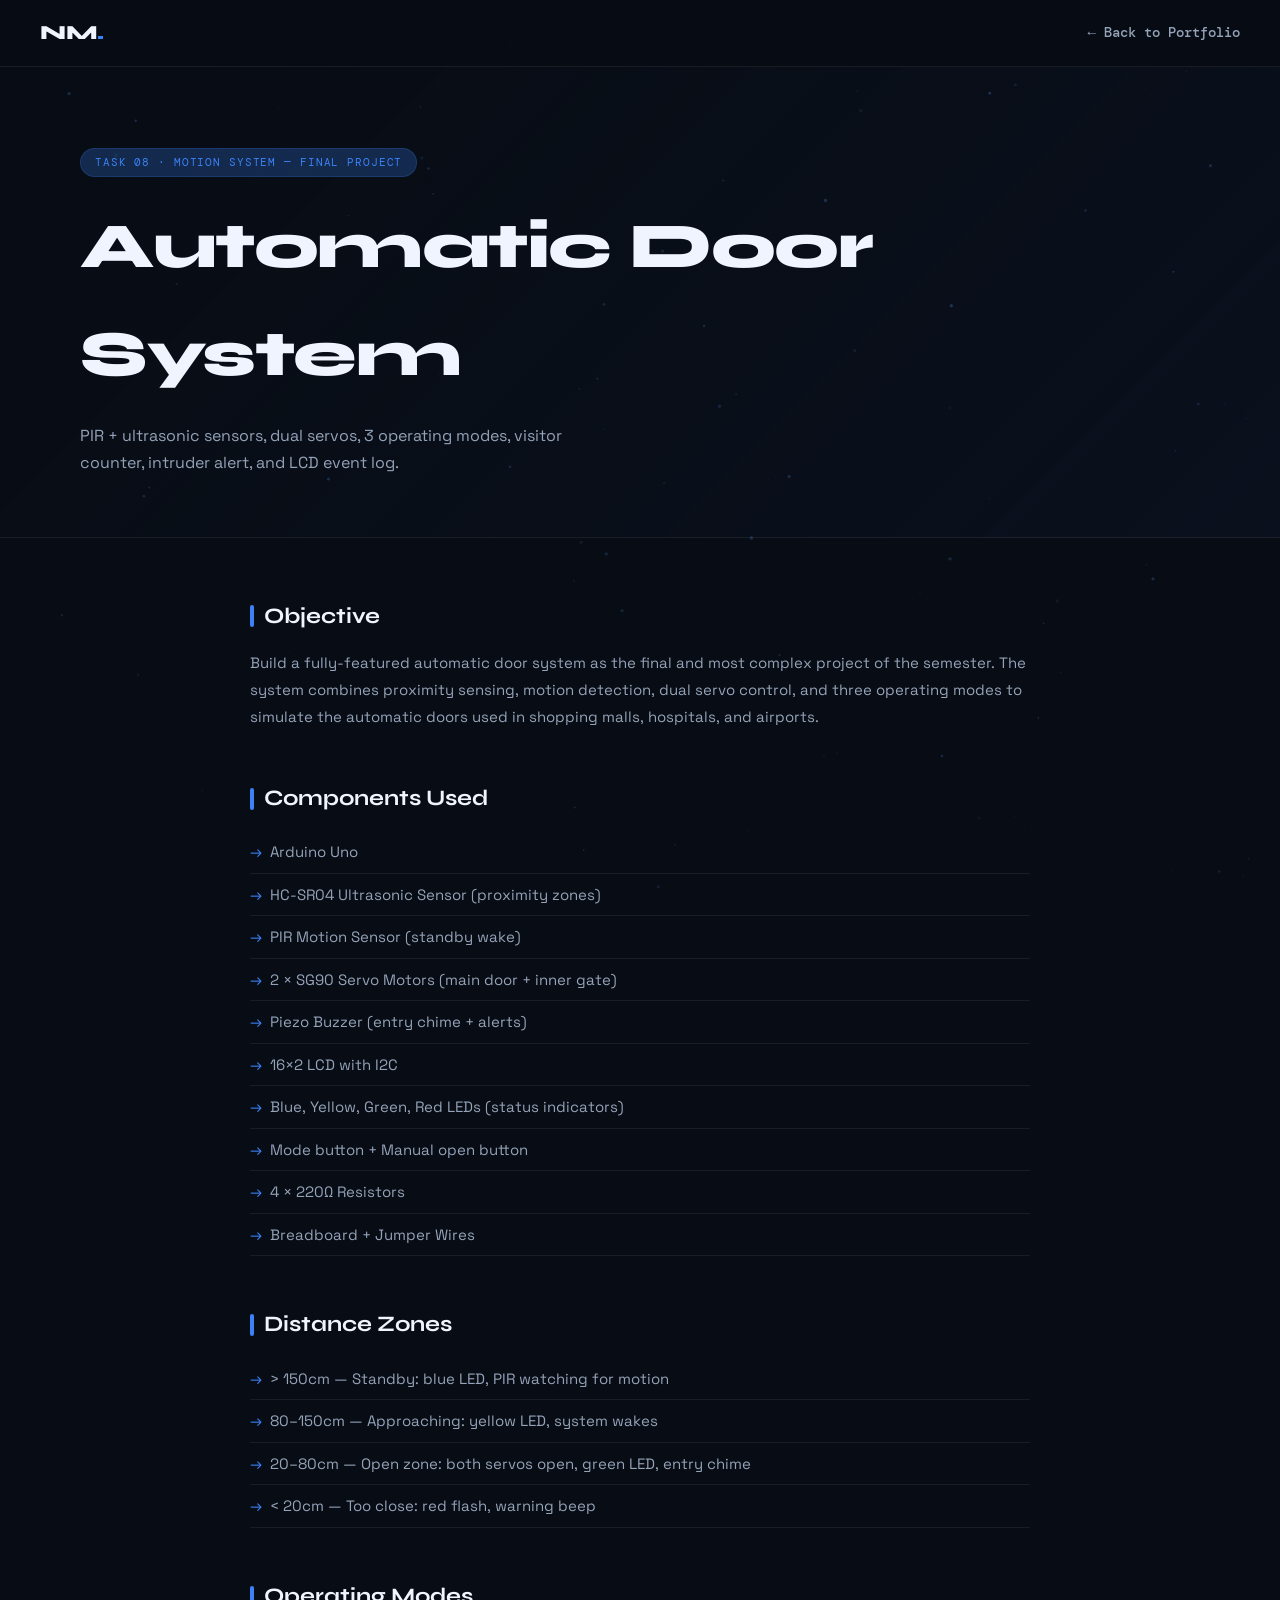
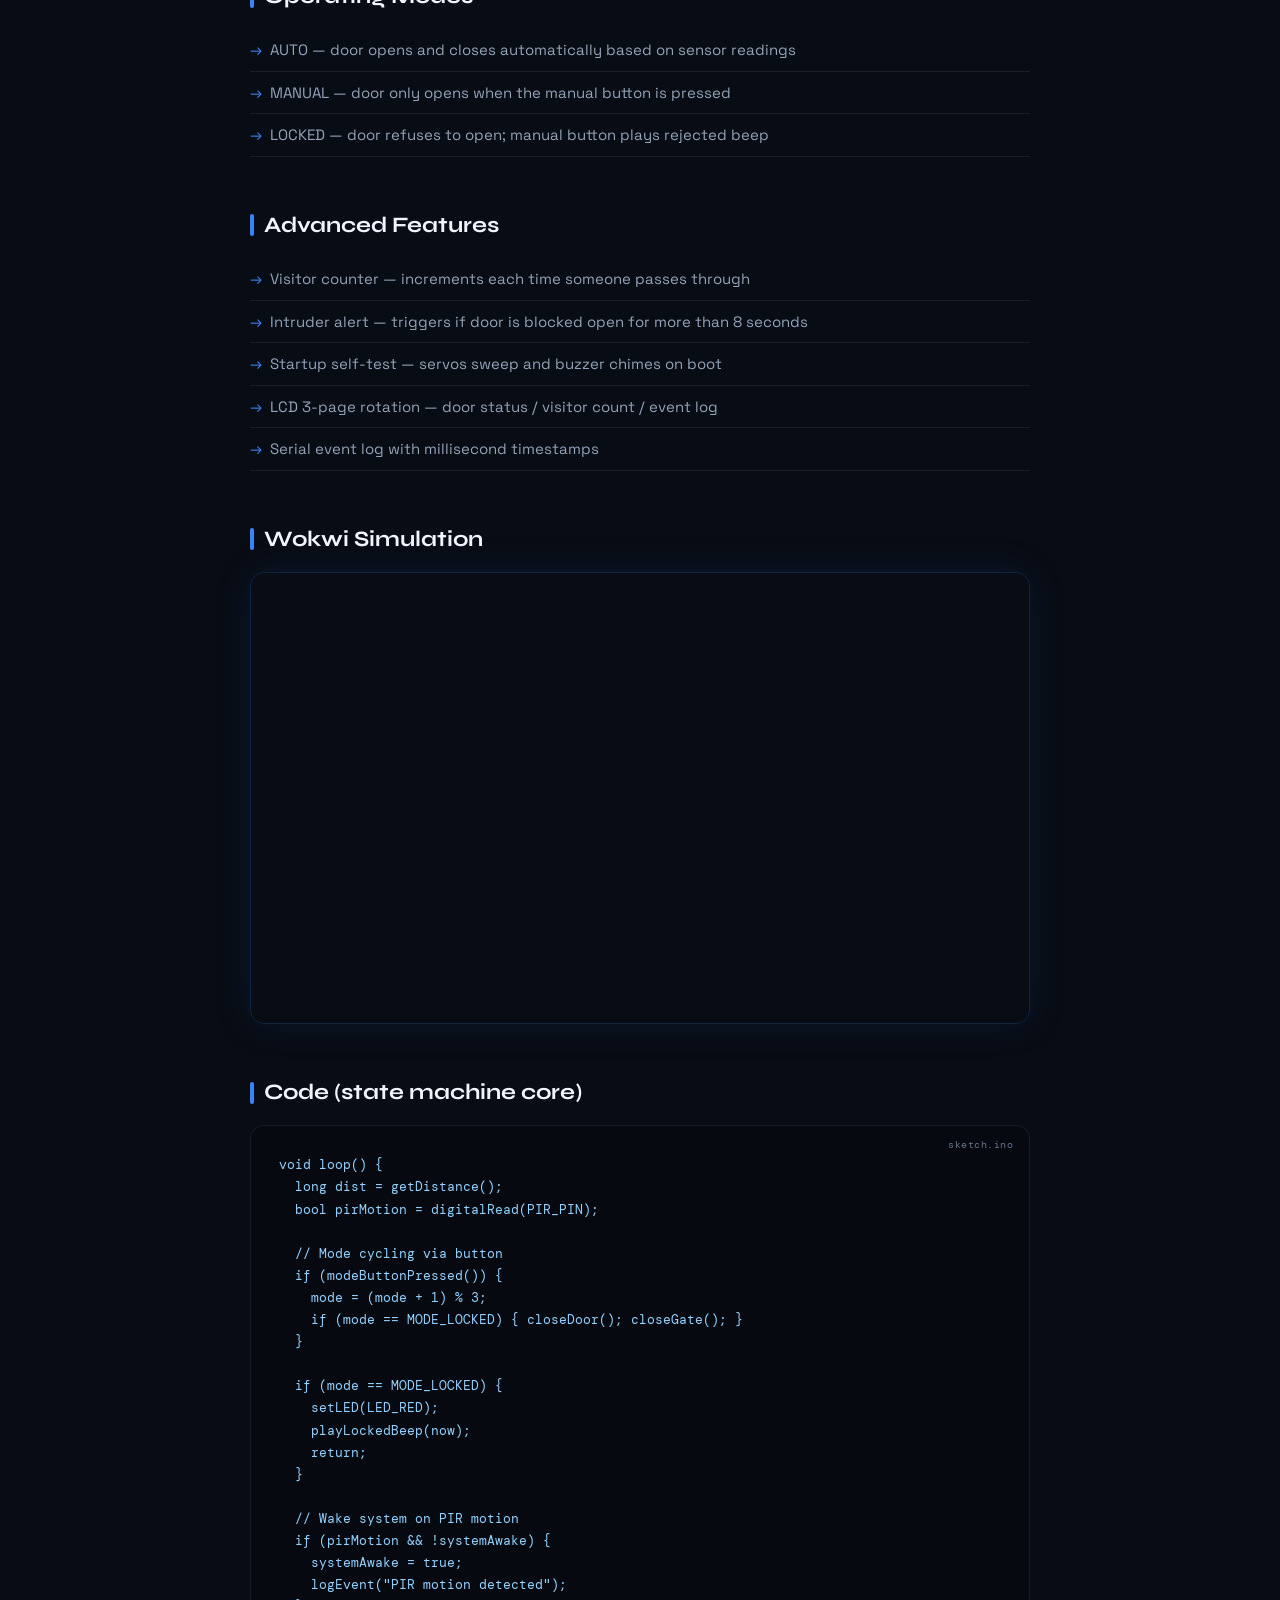
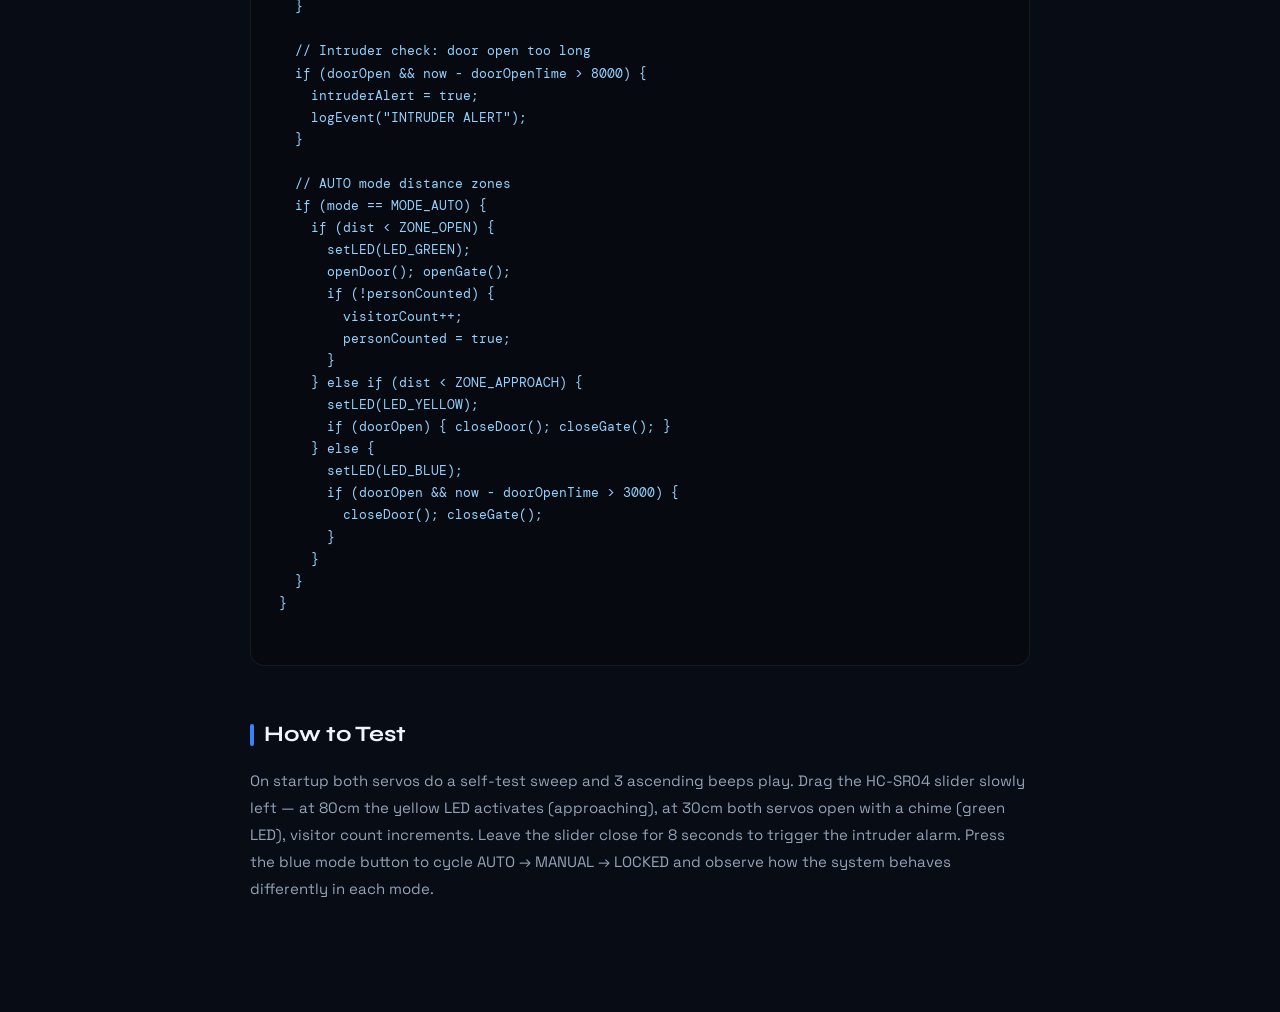
<file: pages/task8.html>
<!DOCTYPE html>
<html lang="en">
<head>
  <meta charset="UTF-8">
  <meta name="viewport" content="width=device-width, initial-scale=1.0">
  <title>Task 8 – Automatic Door System | Nickson Mugerwa</title>
  <link rel="stylesheet" href="../styles.css">
  <link href="https://fonts.googleapis.com/css2?family=Space+Grotesk:wght@300;400;500;600;700&family=DM+Mono:wght@400;500&family=Syne:wght@700;800&display=swap" rel="stylesheet">
</head>
<body>

<canvas id="particles"></canvas>

<nav class="page-nav">
  <span class="nav-logo">NM<span class="dot">.</span></span>
  <a href="../index.html" class="back-link">← Back to Portfolio</a>
</nav>

<div class="page-hero">
  <div class="page-tag">Task 08 · Motion System — Final Project</div>
  <h1>Automatic Door<br>System</h1>
  <p>PIR + ultrasonic sensors, dual servos, 3 operating modes, visitor counter, intruder alert, and LCD event log.</p>
</div>

<div class="page-body">

  <div class="content-block">
    <h2>Objective</h2>
    <p>Build a fully-featured automatic door system as the final and most complex project of the semester. The system combines proximity sensing, motion detection, dual servo control, and three operating modes to simulate the automatic doors used in shopping malls, hospitals, and airports.</p>
  </div>

  <div class="content-block">
    <h2>Components Used</h2>
    <ul>
      <li>Arduino Uno</li>
      <li>HC-SR04 Ultrasonic Sensor (proximity zones)</li>
      <li>PIR Motion Sensor (standby wake)</li>
      <li>2 × SG90 Servo Motors (main door + inner gate)</li>
      <li>Piezo Buzzer (entry chime + alerts)</li>
      <li>16×2 LCD with I2C</li>
      <li>Blue, Yellow, Green, Red LEDs (status indicators)</li>
      <li>Mode button + Manual open button</li>
      <li>4 × 220Ω Resistors</li>
      <li>Breadboard + Jumper Wires</li>
    </ul>
  </div>

  <div class="content-block">
    <h2>Distance Zones</h2>
    <ul>
      <li>> 150cm — Standby: blue LED, PIR watching for motion</li>
      <li>80–150cm — Approaching: yellow LED, system wakes</li>
      <li>20–80cm — Open zone: both servos open, green LED, entry chime</li>
      <li>< 20cm — Too close: red flash, warning beep</li>
    </ul>
  </div>

  <div class="content-block">
    <h2>Operating Modes</h2>
    <ul>
      <li>AUTO — door opens and closes automatically based on sensor readings</li>
      <li>MANUAL — door only opens when the manual button is pressed</li>
      <li>LOCKED — door refuses to open; manual button plays rejected beep</li>
    </ul>
  </div>

  <div class="content-block">
    <h2>Advanced Features</h2>
    <ul>
      <li>Visitor counter — increments each time someone passes through</li>
      <li>Intruder alert — triggers if door is blocked open for more than 8 seconds</li>
      <li>Startup self-test — servos sweep and buzzer chimes on boot</li>
      <li>LCD 3-page rotation — door status / visitor count / event log</li>
      <li>Serial event log with millisecond timestamps</li>
    </ul>
  </div>

  <div class="content-block">
    <h2>Wokwi Simulation</h2>
    <div class="sim-wrapper">
      <iframe src="https://wokwi.com/projects/458996037999095809" loading="lazy"></iframe>
    </div>
  </div>

  <div class="content-block">
    <h2>Code (state machine core)</h2>
    <pre>
void loop() {
  long dist = getDistance();
  bool pirMotion = digitalRead(PIR_PIN);

  // Mode cycling via button
  if (modeButtonPressed()) {
    mode = (mode + 1) % 3;
    if (mode == MODE_LOCKED) { closeDoor(); closeGate(); }
  }

  if (mode == MODE_LOCKED) {
    setLED(LED_RED);
    playLockedBeep(now);
    return;
  }

  // Wake system on PIR motion
  if (pirMotion && !systemAwake) {
    systemAwake = true;
    logEvent("PIR motion detected");
  }

  // Intruder check: door open too long
  if (doorOpen && now - doorOpenTime &gt; 8000) {
    intruderAlert = true;
    logEvent("INTRUDER ALERT");
  }

  // AUTO mode distance zones
  if (mode == MODE_AUTO) {
    if (dist &lt; ZONE_OPEN) {
      setLED(LED_GREEN);
      openDoor(); openGate();
      if (!personCounted) {
        visitorCount++;
        personCounted = true;
      }
    } else if (dist &lt; ZONE_APPROACH) {
      setLED(LED_YELLOW);
      if (doorOpen) { closeDoor(); closeGate(); }
    } else {
      setLED(LED_BLUE);
      if (doorOpen && now - doorOpenTime &gt; 3000) {
        closeDoor(); closeGate();
      }
    }
  }
}
    </pre>
  </div>

  <div class="content-block">
    <h2>How to Test</h2>
    <p>On startup both servos do a self-test sweep and 3 ascending beeps play. Drag the HC-SR04 slider slowly left — at 80cm the yellow LED activates (approaching), at 30cm both servos open with a chime (green LED), visitor count increments. Leave the slider close for 8 seconds to trigger the intruder alarm. Press the blue mode button to cycle AUTO → MANUAL → LOCKED and observe how the system behaves differently in each mode.</p>
  </div>

</div>

<script src="../script.js"></script>
</body>
</html>
</file>
<file: styles.css>
/* =========================
   CSS Variables & Reset
========================= */
:root {
  --bg: #080c14;
  --bg2: #0d1220;
  --bg3: #111827;
  --surface: #141c2e;
  --surface2: #1a2540;
  --accent: #3b82f6;
  --accent2: #60a5fa;
  --accent-glow: rgba(59, 130, 246, 0.25);
  --green: #10b981;
  --yellow: #f59e0b;
  --red: #ef4444;
  --text: #f0f4ff;
  --text2: #94a3b8;
  --text3: #64748b;
  --border: rgba(255,255,255,0.07);
  --border2: rgba(59,130,246,0.2);
  --radius: 14px;
  --radius-sm: 8px;
  --transition: 0.3s cubic-bezier(0.4, 0, 0.2, 1);
  --font-display: 'Syne', sans-serif;
  --font-body: 'Space Grotesk', sans-serif;
  --font-mono: 'DM Mono', monospace;
  --shadow: 0 20px 60px rgba(0,0,0,0.5);
  --shadow-sm: 0 4px 20px rgba(0,0,0,0.3);
}

*, *::before, *::after {
  box-sizing: border-box;
  margin: 0;
  padding: 0;
}

html { scroll-behavior: smooth; }

body {
  font-family: var(--font-body);
  background: var(--bg);
  color: var(--text);
  line-height: 1.7;
  overflow-x: hidden;
}

/* Animated page entry */
body { animation: bodyIn 0.6s ease forwards; }
@keyframes bodyIn {
  from { opacity: 0; }
  to   { opacity: 1; }
}

/* Particle canvas */
#particles {
  position: fixed;
  top: 0; left: 0;
  width: 100%; height: 100%;
  z-index: 0;
  pointer-events: none;
  opacity: 0.4;
}

/* =========================
   Top Bar
========================= */
.top-bar {
  position: relative;
  z-index: 100;
  background: var(--bg3);
  border-bottom: 1px solid var(--border);
  padding: 7px 30px;
  display: flex;
  justify-content: space-between;
  align-items: center;
  font-size: 12px;
  font-family: var(--font-mono);
  color: var(--text3);
}

.top-bar-email { color: var(--text2); }
.top-bar-badge {
  background: var(--accent-glow);
  color: var(--accent2);
  border: 1px solid var(--border2);
  padding: 2px 10px;
  border-radius: 20px;
  font-size: 11px;
}

/* =========================
   Navigation
========================= */
.main-nav {
  position: sticky;
  top: 0;
  z-index: 999;
  background: rgba(8, 12, 20, 0.85);
  backdrop-filter: blur(16px);
  -webkit-backdrop-filter: blur(16px);
  border-bottom: 1px solid var(--border);
  display: flex;
  align-items: center;
  justify-content: space-between;
  padding: 16px 40px;
  transition: background var(--transition);
}

.main-nav.scrolled {
  background: rgba(8, 12, 20, 0.97);
  box-shadow: 0 4px 30px rgba(0,0,0,0.4);
}

.nav-logo {
  font-family: var(--font-display);
  font-size: 22px;
  font-weight: 800;
  color: var(--text);
  letter-spacing: -0.5px;
}

.dot { color: var(--accent); }

.nav-menu {
  list-style: none;
  display: flex;
  gap: 8px;
}

.nav-menu a {
  text-decoration: none;
  color: var(--text2);
  font-size: 14px;
  font-weight: 500;
  padding: 7px 14px;
  border-radius: var(--radius-sm);
  transition: var(--transition);
  position: relative;
}

.nav-menu a:hover {
  color: var(--text);
  background: rgba(255,255,255,0.06);
}

.nav-menu a.active {
  color: var(--accent2);
  background: var(--accent-glow);
}

.hamburger {
  display: none;
  flex-direction: column;
  gap: 5px;
  border: none;
  background: transparent;
  cursor: pointer;
  padding: 4px;
}

.hamburger span {
  display: block;
  width: 22px;
  height: 2px;
  background: var(--text2);
  border-radius: 2px;
  transition: var(--transition);
}

.hamburger.open span:nth-child(1) { transform: rotate(45deg) translate(5px, 5px); }
.hamburger.open span:nth-child(2) { opacity: 0; }
.hamburger.open span:nth-child(3) { transform: rotate(-45deg) translate(5px, -5px); }

/* =========================
   Hero Section
========================= */
.hero-section {
  position: relative;
  z-index: 1;
  min-height: 92vh;
  display: flex;
  align-items: center;
  justify-content: space-between;
  padding: 80px 80px 60px;
  overflow: hidden;
}

.hero-section::before {
  content: '';
  position: absolute;
  top: -200px; right: -200px;
  width: 700px; height: 700px;
  background: radial-gradient(circle, rgba(59,130,246,0.12) 0%, transparent 70%);
  pointer-events: none;
}

.hero-content {
  max-width: 560px;
  z-index: 2;
}

.hero-tag {
  display: inline-block;
  font-family: var(--font-mono);
  font-size: 12px;
  color: var(--accent);
  background: var(--accent-glow);
  border: 1px solid var(--border2);
  padding: 5px 14px;
  border-radius: 20px;
  margin-bottom: 24px;
  letter-spacing: 0.05em;
  animation: fadeUp 0.8s ease 0.1s both;
}

.hero-title {
  font-family: var(--font-display);
  font-size: clamp(52px, 8vw, 96px);
  font-weight: 800;
  line-height: 0.95;
  letter-spacing: -2px;
  margin-bottom: 20px;
  animation: fadeUp 0.8s ease 0.2s both;
}

.hero-title .accent {
  color: transparent;
  -webkit-text-stroke: 2px var(--accent);
  display: block;
}

.hero-subtitle {
  font-size: 18px;
  color: var(--text2);
  margin-bottom: 40px;
  animation: fadeUp 0.8s ease 0.3s both;
}

.hero-cta {
  display: flex;
  gap: 16px;
  flex-wrap: wrap;
  animation: fadeUp 0.8s ease 0.4s both;
}

.btn-primary {
  background: var(--accent);
  color: white;
  padding: 13px 28px;
  border-radius: var(--radius-sm);
  text-decoration: none;
  font-weight: 600;
  font-size: 15px;
  transition: var(--transition);
  box-shadow: 0 4px 20px rgba(59,130,246,0.4);
}

.btn-primary:hover {
  background: var(--accent2);
  transform: translateY(-2px);
  box-shadow: 0 8px 30px rgba(59,130,246,0.5);
}

.btn-outline {
  background: transparent;
  color: var(--text);
  padding: 13px 28px;
  border-radius: var(--radius-sm);
  text-decoration: none;
  font-weight: 500;
  font-size: 15px;
  border: 1px solid var(--border2);
  transition: var(--transition);
}

.btn-outline:hover {
  background: rgba(255,255,255,0.05);
  border-color: rgba(96,165,250,0.4);
  transform: translateY(-2px);
}

/* Hero visual */
.hero-visual {
  position: relative;
  width: 380px;
  height: 380px;
  flex-shrink: 0;
  animation: fadeIn 1.2s ease 0.5s both;
}

.circuit-ring {
  position: absolute;
  border-radius: 50%;
  border: 1px solid;
  top: 50%; left: 50%;
  transform: translate(-50%, -50%);
  animation: spin linear infinite;
}

.ring1 {
  width: 320px; height: 320px;
  border-color: rgba(59,130,246,0.15);
  animation-duration: 20s;
}
.ring2 {
  width: 240px; height: 240px;
  border-color: rgba(59,130,246,0.2);
  animation-duration: 14s;
  animation-direction: reverse;
}
.ring3 {
  width: 160px; height: 160px;
  border-color: rgba(59,130,246,0.3);
  animation-duration: 8s;
}

/* Dot on ring */
.ring1::after, .ring2::after, .ring3::after {
  content: '';
  position: absolute;
  width: 8px; height: 8px;
  background: var(--accent);
  border-radius: 50%;
  top: -4px; left: 50%;
  transform: translateX(-50%);
  box-shadow: 0 0 10px var(--accent);
}

@keyframes spin {
  from { transform: translate(-50%, -50%) rotate(0deg); }
  to   { transform: translate(-50%, -50%) rotate(360deg); }
}

.hero-chip {
  position: absolute;
  top: 50%; left: 50%;
  transform: translate(-50%, -50%);
  background: var(--surface);
  border: 1px solid var(--border2);
  border-radius: var(--radius-sm);
  padding: 16px 20px;
  text-align: center;
  box-shadow: 0 0 40px rgba(59,130,246,0.15);
  min-width: 120px;
}

.chip-label {
  display: block;
  font-family: var(--font-mono);
  font-size: 11px;
  color: var(--accent2);
  margin-bottom: 10px;
}

.chip-pins {
  display: flex;
  gap: 6px;
  justify-content: center;
  flex-wrap: wrap;
}

.chip-pins span {
  width: 6px; height: 20px;
  background: var(--accent);
  border-radius: 2px;
  opacity: 0.7;
  animation: blink 2s ease-in-out infinite;
}

.chip-pins span:nth-child(1) { animation-delay: 0s; }
.chip-pins span:nth-child(2) { animation-delay: 0.25s; }
.chip-pins span:nth-child(3) { animation-delay: 0.5s; }
.chip-pins span:nth-child(4) { animation-delay: 0.75s; }
.chip-pins span:nth-child(5) { animation-delay: 1s; }
.chip-pins span:nth-child(6) { animation-delay: 1.25s; }
.chip-pins span:nth-child(7) { animation-delay: 1.5s; }
.chip-pins span:nth-child(8) { animation-delay: 1.75s; }

@keyframes blink {
  0%, 100% { opacity: 0.2; }
  50% { opacity: 1; box-shadow: 0 0 6px var(--accent); }
}

/* =========================
   Progress Section
========================= */
.progress-section {
  position: relative;
  z-index: 1;
  padding: 60px 80px;
  background: var(--bg2);
  border-top: 1px solid var(--border);
  border-bottom: 1px solid var(--border);
}

.progress-inner { max-width: 1100px; margin: 0 auto; }

.progress-header {
  display: flex;
  align-items: center;
  justify-content: space-between;
  margin-bottom: 20px;
}

.progress-header h2 {
  font-family: var(--font-display);
  font-size: 28px;
  font-weight: 700;
}

.progress-percent-display {
  font-family: var(--font-mono);
  font-size: 28px;
  font-weight: 500;
  color: var(--accent2);
}

.progress-track {
  background: rgba(255,255,255,0.06);
  border-radius: 99px;
  height: 8px;
  margin-bottom: 32px;
  overflow: hidden;
}

.progress-fill {
  height: 100%;
  background: linear-gradient(90deg, var(--accent), #818cf8);
  border-radius: 99px;
  width: 0%;
  transition: width 0.7s cubic-bezier(0.4,0,0.2,1);
  box-shadow: 0 0 10px var(--accent);
}

.task-chips {
  display: flex;
  flex-wrap: wrap;
  gap: 12px;
}

.task-chip {
  cursor: pointer;
  user-select: none;
}

.task-chip input { display: none; }

.chip-inner {
  display: flex;
  flex-direction: column;
  background: var(--surface);
  border: 1px solid var(--border);
  border-radius: var(--radius-sm);
  padding: 12px 18px;
  transition: var(--transition);
  min-width: 110px;
}

.task-chip input:checked + .chip-inner {
  background: rgba(59,130,246,0.12);
  border-color: var(--accent);
  box-shadow: 0 0 15px rgba(59,130,246,0.15);
}

.chip-inner:hover {
  border-color: var(--border2);
  transform: translateY(-2px);
}

.chip-num {
  font-family: var(--font-mono);
  font-size: 11px;
  color: var(--accent);
  margin-bottom: 4px;
}

.chip-name {
  font-size: 13px;
  font-weight: 500;
  color: var(--text2);
}

.task-chip input:checked + .chip-inner .chip-name { color: var(--text); }

/* =========================
   Group Project Section
========================= */
.group-project-section {
  position: relative;
  z-index: 1;
  padding: 100px 80px;
  background: linear-gradient(135deg, var(--bg) 0%, rgba(59,130,246,0.05) 50%, var(--bg) 100%);
  overflow: hidden;
}

.group-project-section::before {
  content: '';
  position: absolute;
  top: 50%; left: 50%;
  transform: translate(-50%, -50%);
  width: 800px; height: 400px;
  background: radial-gradient(ellipse, rgba(59,130,246,0.06) 0%, transparent 70%);
  pointer-events: none;
}

.gp-inner {
  max-width: 1100px;
  margin: 0 auto;
  text-align: center;
  position: relative;
  z-index: 1;
}

.gp-badge {
  display: inline-block;
  font-family: var(--font-mono);
  font-size: 11px;
  color: var(--green);
  background: rgba(16,185,129,0.1);
  border: 1px solid rgba(16,185,129,0.3);
  padding: 5px 14px;
  border-radius: 20px;
  margin-bottom: 20px;
  letter-spacing: 0.08em;
  text-transform: uppercase;
}

.gp-title {
  font-family: var(--font-display);
  font-size: clamp(36px, 5vw, 56px);
  font-weight: 800;
  letter-spacing: -1px;
  margin-bottom: 16px;
}

.gp-subtitle {
  font-size: 17px;
  color: var(--text2);
  max-width: 600px;
  margin: 0 auto 60px;
  line-height: 1.8;
}

.gp-cards {
  display: grid;
  grid-template-columns: repeat(4, 1fr);
  gap: 20px;
  margin-bottom: 40px;
}

.gp-card {
  background: var(--surface);
  border: 1px solid var(--border);
  border-radius: var(--radius);
  padding: 28px 22px;
  text-align: left;
  transition: var(--transition);
}

.gp-card:hover {
  border-color: var(--border2);
  transform: translateY(-4px);
  box-shadow: 0 20px 40px rgba(0,0,0,0.3);
}

.gp-card-icon {
  font-size: 28px;
  margin-bottom: 14px;
}

.gp-card h3 {
  font-size: 16px;
  font-weight: 600;
  margin-bottom: 8px;
  color: var(--text);
}

.gp-card p {
  font-size: 13px;
  color: var(--text2);
  line-height: 1.6;
}

.gp-status {
  display: inline-flex;
  align-items: center;
  gap: 10px;
  background: var(--surface);
  border: 1px solid var(--border);
  border-radius: 99px;
  padding: 10px 22px;
  font-size: 13px;
  color: var(--text2);
}

.status-dot {
  width: 8px; height: 8px;
  background: var(--green);
  border-radius: 50%;
  animation: pulse 2s ease-in-out infinite;
  box-shadow: 0 0 8px var(--green);
}

@keyframes pulse {
  0%, 100% { opacity: 1; transform: scale(1); }
  50% { opacity: 0.6; transform: scale(1.3); }
}

/* =========================
   Section Headers (shared)
========================= */
.section-header {
  text-align: center;
  margin-bottom: 60px;
}

.section-tag {
  display: inline-block;
  font-family: var(--font-mono);
  font-size: 11px;
  color: var(--accent);
  background: var(--accent-glow);
  border: 1px solid var(--border2);
  padding: 4px 14px;
  border-radius: 20px;
  margin-bottom: 14px;
  letter-spacing: 0.08em;
  text-transform: uppercase;
}

.section-header h2 {
  font-family: var(--font-display);
  font-size: clamp(32px, 4vw, 48px);
  font-weight: 800;
  letter-spacing: -1px;
  margin-bottom: 12px;
}

.section-header p {
  color: var(--text2);
  font-size: 16px;
  max-width: 480px;
  margin: 0 auto;
}

/* =========================
   Assignments Section
========================= */
.assignments-section {
  position: relative;
  z-index: 1;
  padding: 100px 80px;
  background: var(--bg2);
}

.tasks-grid {
  max-width: 1100px;
  margin: 0 auto;
  display: grid;
  grid-template-columns: repeat(4, 1fr);
  gap: 20px;
}

.task-card {
  position: relative;
  display: block;
  text-decoration: none;
  border-radius: var(--radius);
  overflow: hidden;
  aspect-ratio: 3/4;
  border: 1px solid var(--border);
  transition: transform 0.4s cubic-bezier(0.4,0,0.2,1),
              box-shadow 0.4s cubic-bezier(0.4,0,0.2,1);
  background: var(--surface);
}

.task-card:hover {
  transform: translateY(-8px) scale(1.02);
  box-shadow: 0 30px 60px rgba(0,0,0,0.5), 0 0 0 1px rgba(59,130,246,0.3);
}

.task-card-bg {
  position: absolute;
  inset: 0;
  background-image: var(--bg);
  background-size: cover;
  background-position: center;
  opacity: 0.25;
  transition: opacity 0.4s ease, transform 0.4s ease;
}

.task-card:hover .task-card-bg {
  opacity: 0.45;
  transform: scale(1.08);
}

.task-card::after {
  content: '';
  position: absolute;
  inset: 0;
  background: linear-gradient(to top, rgba(8,12,20,0.97) 40%, transparent 100%);
}

.task-card-content {
  position: absolute;
  bottom: 0; left: 0; right: 0;
  padding: 24px;
  z-index: 2;
}

.task-num {
  display: block;
  font-family: var(--font-mono);
  font-size: 11px;
  color: var(--accent);
  margin-bottom: 6px;
}

.task-card-content h3 {
  font-size: 16px;
  font-weight: 600;
  margin-bottom: 4px;
  color: var(--text);
}

.task-card-content p {
  font-size: 12px;
  color: var(--text2);
  margin-bottom: 12px;
}

.task-arrow {
  display: inline-block;
  font-size: 16px;
  color: var(--accent2);
  opacity: 0;
  transform: translateX(-8px);
  transition: var(--transition);
}

.task-card:hover .task-arrow {
  opacity: 1;
  transform: translateX(0);
}

/* =========================
   Projects Section
========================= */
.projects-section {
  position: relative;
  z-index: 1;
  padding: 100px 80px;
}

.projects-grid {
  max-width: 1100px;
  margin: 0 auto;
  display: grid;
  grid-template-columns: repeat(3, 1fr);
  gap: 24px;
}

.project-card {
  background: var(--surface);
  border: 1px solid var(--border);
  border-radius: var(--radius);
  padding: 30px;
  transition: var(--transition);
  position: relative;
  overflow: hidden;
}

.project-card::before {
  content: '';
  position: absolute;
  top: 0; left: 0; right: 0;
  height: 2px;
  background: linear-gradient(90deg, var(--accent), transparent);
  opacity: 0;
  transition: opacity var(--transition);
}

.project-card:hover {
  border-color: var(--border2);
  transform: translateY(-4px);
  box-shadow: var(--shadow-sm);
}

.project-card:hover::before { opacity: 1; }

.project-card.featured {
  border-color: rgba(59,130,246,0.2);
}

.project-card.coming { opacity: 0.6; }

.project-card-top {
  display: flex;
  align-items: center;
  justify-content: space-between;
  margin-bottom: 16px;
}

.project-badge {
  font-family: var(--font-mono);
  font-size: 10px;
  color: var(--green);
  background: rgba(16,185,129,0.1);
  border: 1px solid rgba(16,185,129,0.3);
  padding: 3px 10px;
  border-radius: 20px;
  text-transform: uppercase;
  letter-spacing: 0.08em;
}

.project-badge.upcoming {
  color: var(--yellow);
  background: rgba(245,158,11,0.1);
  border-color: rgba(245,158,11,0.3);
}

.project-tech {
  font-family: var(--font-mono);
  font-size: 11px;
  color: var(--text3);
}

.project-card h3 {
  font-size: 18px;
  font-weight: 600;
  margin-bottom: 10px;
  color: var(--text);
}

.project-card p {
  font-size: 14px;
  color: var(--text2);
  line-height: 1.6;
}

.project-links { margin-top: 20px; }

.project-link-tag {
  font-family: var(--font-mono);
  font-size: 11px;
  color: var(--accent2);
  background: var(--accent-glow);
  padding: 4px 12px;
  border-radius: 20px;
  border: 1px solid var(--border2);
}

/* =========================
   About Section
========================= */
.about-section {
  position: relative;
  z-index: 1;
  padding: 100px 80px;
  background: var(--bg2);
  border-top: 1px solid var(--border);
}

.about-inner {
  max-width: 1100px;
  margin: 0 auto;
  display: grid;
  grid-template-columns: 1fr 1fr;
  gap: 80px;
  align-items: center;
}

.about-left .section-tag { display: inline-block; margin-bottom: 14px; }

.about-left h2 {
  font-family: var(--font-display);
  font-size: clamp(32px, 4vw, 48px);
  font-weight: 800;
  letter-spacing: -1px;
  margin-bottom: 20px;
}

.about-left p {
  color: var(--text2);
  font-size: 15px;
  margin-bottom: 16px;
  line-height: 1.8;
}

.skills-row {
  display: flex;
  flex-wrap: wrap;
  gap: 8px;
  margin-top: 24px;
}

.skill-tag {
  font-family: var(--font-mono);
  font-size: 12px;
  color: var(--text2);
  background: var(--surface);
  border: 1px solid var(--border);
  padding: 5px 12px;
  border-radius: var(--radius-sm);
  transition: var(--transition);
}

.skill-tag:hover {
  border-color: var(--border2);
  color: var(--accent2);
  background: var(--accent-glow);
}

.stat-box {
  display: grid;
  grid-template-columns: 1fr 1fr;
  gap: 20px;
}

.stat {
  background: var(--surface);
  border: 1px solid var(--border);
  border-radius: var(--radius);
  padding: 28px 24px;
  display: flex;
  flex-direction: column;
  gap: 6px;
  transition: var(--transition);
}

.stat:hover {
  border-color: var(--border2);
  transform: translateY(-3px);
}

.stat-num {
  font-family: var(--font-display);
  font-size: 42px;
  font-weight: 800;
  color: var(--accent2);
  line-height: 1;
}

.stat-label {
  font-size: 12px;
  color: var(--text3);
  font-family: var(--font-mono);
}

/* =========================
   Contact Section
========================= */
.contact-section {
  position: relative;
  z-index: 1;
  padding: 100px 80px;
}

.contact-cards {
  max-width: 600px;
  margin: 0 auto;
  display: flex;
  flex-direction: column;
  gap: 16px;
}

.contact-card {
  display: flex;
  align-items: center;
  gap: 20px;
  background: var(--surface);
  border: 1px solid var(--border);
  border-radius: var(--radius);
  padding: 24px 28px;
  text-decoration: none;
  transition: var(--transition);
}

.contact-card:hover {
  border-color: var(--border2);
  transform: translateX(6px);
  box-shadow: var(--shadow-sm);
}

.contact-icon {
  font-size: 22px;
  width: 48px; height: 48px;
  background: var(--accent-glow);
  border: 1px solid var(--border2);
  border-radius: var(--radius-sm);
  display: flex;
  align-items: center;
  justify-content: center;
  flex-shrink: 0;
}

.contact-label {
  display: block;
  font-family: var(--font-mono);
  font-size: 11px;
  color: var(--text3);
  margin-bottom: 3px;
  text-transform: uppercase;
  letter-spacing: 0.08em;
}

.contact-value {
  font-size: 15px;
  color: var(--text);
  font-weight: 500;
}

/* =========================
   Footer
========================= */
.main-footer {
  background: var(--bg3);
  border-top: 1px solid var(--border);
  padding: 28px 80px;
  position: relative;
  z-index: 1;
}

.footer-inner {
  max-width: 1100px;
  margin: 0 auto;
  display: flex;
  align-items: center;
  justify-content: space-between;
  gap: 20px;
}

.footer-logo {
  font-family: var(--font-display);
  font-size: 18px;
  font-weight: 800;
}

.footer-copy {
  font-size: 13px;
  color: var(--text3);
}

.footer-right {
  font-family: var(--font-mono);
  font-size: 12px;
  color: var(--text3);
}

/* =========================
   Scroll Animations
========================= */
.hidden {
  opacity: 0;
  transform: translateY(30px);
  transition: opacity 0.7s ease, transform 0.7s ease;
}

.show {
  opacity: 1;
  transform: translateY(0);
}

@keyframes fadeUp {
  from { opacity: 0; transform: translateY(24px); }
  to   { opacity: 1; transform: translateY(0); }
}

@keyframes fadeIn {
  from { opacity: 0; }
  to   { opacity: 1; }
}

/* =========================
   Task / About Pages
========================= */
.page-nav {
  position: sticky;
  top: 0;
  z-index: 999;
  background: rgba(8,12,20,0.92);
  backdrop-filter: blur(16px);
  border-bottom: 1px solid var(--border);
  display: flex;
  align-items: center;
  justify-content: space-between;
  padding: 16px 40px;
}

.page-nav .nav-logo { font-family: var(--font-display); font-size: 20px; font-weight: 800; }
.page-nav a { text-decoration: none; color: var(--text2); font-size: 14px; font-weight: 500; }
.page-nav a:hover { color: var(--text); }

.back-link {
  display: inline-flex;
  align-items: center;
  gap: 8px;
  font-family: var(--font-mono);
  font-size: 13px;
  color: var(--text2);
  transition: var(--transition);
}

.back-link:hover { color: var(--accent2); }

.page-hero {
  padding: 80px 80px 60px;
  border-bottom: 1px solid var(--border);
  background: linear-gradient(135deg, var(--bg) 0%, rgba(59,130,246,0.04) 100%);
}

.page-tag {
  display: inline-block;
  font-family: var(--font-mono);
  font-size: 11px;
  color: var(--accent);
  background: var(--accent-glow);
  border: 1px solid var(--border2);
  padding: 4px 14px;
  border-radius: 20px;
  margin-bottom: 16px;
  text-transform: uppercase;
  letter-spacing: 0.08em;
}

.page-hero h1 {
  font-family: var(--font-display);
  font-size: clamp(36px, 5vw, 64px);
  font-weight: 800;
  letter-spacing: -1.5px;
  margin-bottom: 12px;
}

.page-hero p {
  color: var(--text2);
  font-size: 16px;
  max-width: 500px;
}

.page-body {
  max-width: 860px;
  margin: 0 auto;
  padding: 60px 40px;
}

.content-block {
  margin-bottom: 50px;
}

.content-block h2 {
  font-family: var(--font-display);
  font-size: 22px;
  font-weight: 700;
  margin-bottom: 14px;
  color: var(--text);
  display: flex;
  align-items: center;
  gap: 10px;
}

.content-block h2::before {
  content: '';
  display: block;
  width: 4px; height: 22px;
  background: var(--accent);
  border-radius: 2px;
}

.content-block p {
  color: var(--text2);
  font-size: 15px;
  line-height: 1.8;
}

.content-block ul {
  list-style: none;
  padding: 0;
  margin-top: 12px;
}

.content-block ul li {
  color: var(--text2);
  font-size: 15px;
  padding: 8px 0 8px 20px;
  border-bottom: 1px solid var(--border);
  position: relative;
}

.content-block ul li::before {
  content: '→';
  position: absolute;
  left: 0;
  color: var(--accent);
}

.sim-wrapper {
  border-radius: var(--radius);
  overflow: hidden;
  border: 1px solid var(--border2);
  box-shadow: 0 0 40px rgba(59,130,246,0.1);
}

.sim-wrapper iframe {
  display: block;
  width: 100%;
  height: 450px;
  border: none;
  margin: 0;
}

pre {
  background: #060a10;
  border: 1px solid var(--border);
  border-radius: var(--radius);
  padding: 28px;
  overflow-x: auto;
  font-family: var(--font-mono);
  font-size: 13px;
  color: #94d1ff;
  line-height: 1.7;
  position: relative;
}

pre::before {
  content: 'sketch.ino';
  position: absolute;
  top: 10px; right: 16px;
  font-size: 10px;
  color: var(--text3);
  letter-spacing: 0.05em;
}

img {
  max-width: 100%;
  border-radius: var(--radius);
  border: 1px solid var(--border);
  margin-top: 10px;
  display: block;
}

/* =========================
   Responsive
========================= */
@media (max-width: 1100px) {
  .tasks-grid { grid-template-columns: repeat(2, 1fr); }
  .gp-cards { grid-template-columns: repeat(2, 1fr); }
  .projects-grid { grid-template-columns: repeat(2, 1fr); }
}

@media (max-width: 768px) {
  .hero-section { padding: 60px 30px; flex-direction: column; gap: 40px; min-height: auto; }
  .hero-visual { width: 260px; height: 260px; }
  .ring1 { width: 220px; height: 220px; }
  .ring2 { width: 160px; height: 160px; }
  .ring3 { width: 100px; height: 100px; }
  .progress-section { padding: 40px 24px; }
  .group-project-section { padding: 60px 24px; }
  .gp-cards { grid-template-columns: 1fr 1fr; }
  .assignments-section { padding: 60px 24px; }
  .tasks-grid { grid-template-columns: repeat(2, 1fr); }
  .projects-section { padding: 60px 24px; }
  .projects-grid { grid-template-columns: 1fr; }
  .about-section { padding: 60px 24px; }
  .about-inner { grid-template-columns: 1fr; gap: 40px; }
  .contact-section { padding: 60px 24px; }
  .main-footer { padding: 20px 24px; }
  .footer-inner { flex-direction: column; gap: 8px; text-align: center; }
  .page-hero { padding: 40px 24px; }
  .page-body { padding: 40px 20px; }
  .main-nav { padding: 14px 20px; }

  .hamburger { display: flex; }

  .nav-menu {
    display: none;
    flex-direction: column;
    position: absolute;
    top: 60px; right: 20px;
    background: var(--bg3);
    border: 1px solid var(--border);
    border-radius: var(--radius);
    padding: 16px;
    gap: 4px;
    box-shadow: var(--shadow-sm);
    min-width: 180px;
    z-index: 1000;
  }

  .nav-menu.active { display: flex; }

  .nav-menu a {
    padding: 10px 14px;
    display: block;
    border-radius: var(--radius-sm);
  }

  .main-nav { position: relative; }
}

@media (max-width: 480px) {
  .tasks-grid { grid-template-columns: 1fr 1fr; }
  .gp-cards { grid-template-columns: 1fr; }
  .stat-box { grid-template-columns: 1fr 1fr; }
  .task-chips { gap: 8px; }
  .chip-inner { min-width: 90px; padding: 10px 12px; }
}
</file>
